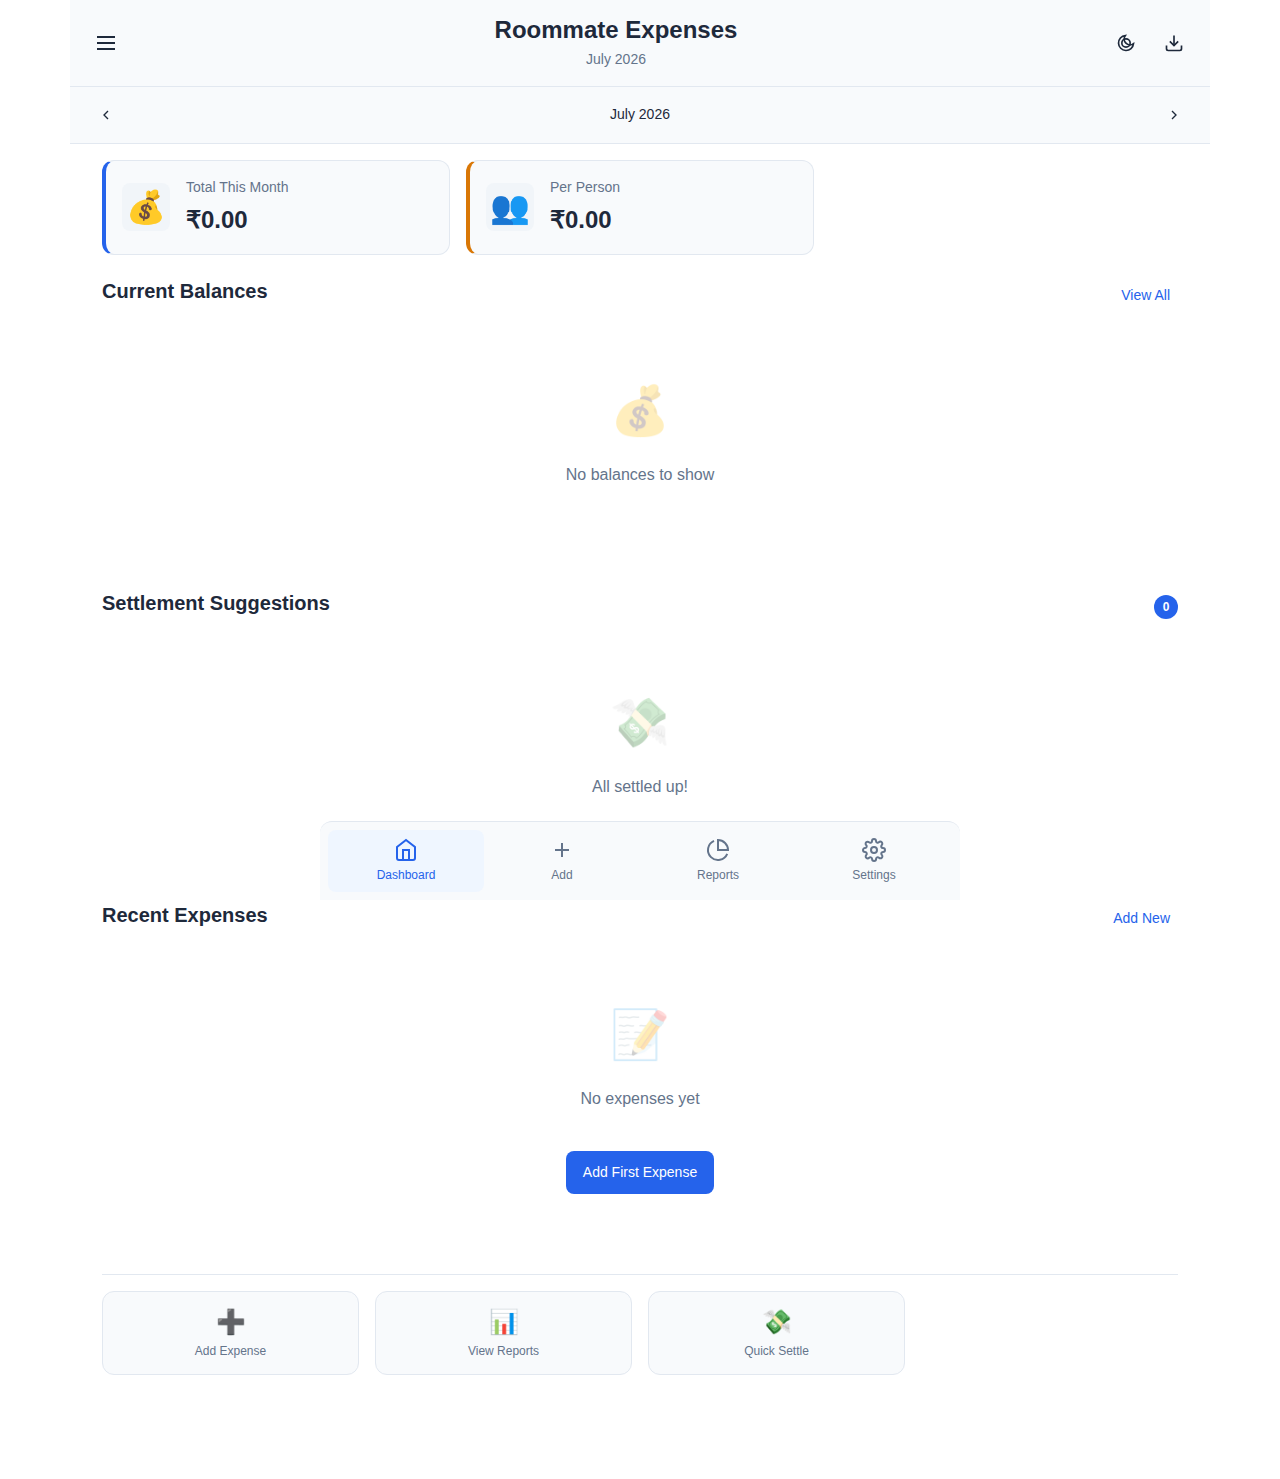
<file: index.html>
<!DOCTYPE html>
<html lang="en" data-theme="light">

<head>
    <meta charset="UTF-8">
    <meta name="viewport" content="width=device-width, initial-scale=1.0, maximum-scale=5.0, user-scalable=yes">
    <meta name="apple-mobile-web-app-capable" content="yes">
    <meta name="apple-mobile-web-app-status-bar-style" content="black-translucent">
    <title>Roommate Expenses</title>
    <link rel="stylesheet" href="css/style.css">
    <link rel="stylesheet" href="css/responsive.css">
    <link rel="manifest" href="manifest.json">
    <link rel="icon"
        href="data:image/svg+xml,<svg xmlns=%22http://www.w3.org/2000/svg%22 viewBox=%220 0 100 100%22><text y=%22.9em%22 font-size=%2290%22>💰</text></svg>">
    <style>
        .app-loading {
            position: fixed;
            top: 0;
            left: 0;
            width: 100%;
            height: 100%;
            background: var(--bg-primary);
            display: flex;
            flex-direction: column;
            align-items: center;
            justify-content: center;
            z-index: 9999;
        }

        .loading-spinner {
            width: 40px;
            height: 40px;
            border: 3px solid var(--border-color);
            border-top-color: var(--primary-color);
            border-radius: 50%;
            animation: spin 1s linear infinite;
        }

        @keyframes spin {
            to {
                transform: rotate(360deg);
            }
        }
    </style>
</head>

<body>
    <div class="app-loading" id="appLoading">
        <div class="loading-spinner"></div>
        <p style="margin-top: 1rem; color: var(--text-secondary);">Loading...</p>
    </div>

    <div class="app-container" id="appContainer" style="display: none;">
        <!-- Header -->
        <header class="app-header">
            <div class="header-main">
                <button class="icon-btn menu-toggle" aria-label="Menu" id="menuToggle">
                    <svg width="24" height="24" viewBox="0 0 24 24" fill="none" stroke="currentColor" stroke-width="2">
                        <path d="M3 12h18M3 6h18M3 18h18" />
                    </svg>
                </button>
                <div class="header-title">
                    <h1>Roommate Expenses</h1>
                    <div class="current-month" id="currentMonthDisplay">Loading...</div>
                </div>
                <div class="header-actions">
                    <button class="icon-btn theme-toggle" aria-label="Toggle theme" id="themeToggle">
                        <svg class="theme-icon" width="20" height="20" viewBox="0 0 24 24" fill="none"
                            stroke="currentColor" stroke-width="2">
                            <path class="moon" d="M21 12.79A9 9 0 1 1 11.21 3 7 7 0 0 0 21 12.79z" />
                            <circle class="sun" cx="12" cy="12" r="5" />
                        </svg>
                    </button>
                    <button class="icon-btn" aria-label="Export data" id="exportBtn">
                        <svg width="20" height="20" viewBox="0 0 24 24" fill="none" stroke="currentColor"
                            stroke-width="2">
                            <path d="M21 15v4a2 2 0 0 1-2 2H5a2 2 0 0 1-2-2v-4" />
                            <polyline points="7 10 12 15 17 10" />
                            <line x1="12" y1="15" x2="12" y2="3" />
                        </svg>
                    </button>
                </div>
            </div>

            <div class="month-navigation">
                <button class="nav-btn" id="prevMonthBtn">
                    <svg width="16" height="16" viewBox="0 0 24 24" fill="none" stroke="currentColor" stroke-width="2">
                        <polyline points="15 18 9 12 15 6" />
                    </svg>
                </button>
                <div class="month-display">
                    <span id="currentMonthName">Loading...</span>
                </div>
                <button class="nav-btn" id="nextMonthBtn">
                    <svg width="16" height="16" viewBox="0 0 24 24" fill="none" stroke="currentColor" stroke-width="2">
                        <polyline points="9 18 15 12 9 6" />
                    </svg>
                </button>
            </div>
        </header>

        <!-- Main Content -->
        <main class="main-content">
            <!-- Stats Cards -->
            <section class="stats-grid">
                <div class="stat-card primary">
                    <div class="stat-icon">💰</div>
                    <div class="stat-info">
                        <div class="stat-label">Total This Month</div>
                        <div class="stat-value">₹<span id="totalExpense">0.00</span></div>
                    </div>
                </div>
                <div class="stat-card secondary">
                    <div class="stat-icon">👥</div>
                    <div class="stat-info">
                        <div class="stat-label">Per Person</div>
                        <div class="stat-value">₹<span id="averageExpense">0.00</span></div>
                    </div>
                </div>
            </section>

            <!-- Balances -->
            <section class="section">
                <div class="section-header">
                    <h2>Current Balances</h2>
                    <button class="text-btn" id="viewDetailedBalances">View All</button>
                </div>
                <div class="balances-container" id="balancesContainer">
                    <div class="empty-state">
                        <div class="empty-state-icon">💰</div>
                        <div class="empty-state-message">No balances to show</div>
                    </div>
                </div>
            </section>

            <!-- Settlement Suggestions -->
            <section class="section">
                <div class="section-header">
                    <h2>Settlement Suggestions</h2>
                    <span class="badge" id="settlementCount">0</span>
                </div>
                <div class="settlements-list" id="settlementsList">
                    <div class="empty-state">
                        <div class="empty-state-icon">💸</div>
                        <div class="empty-state-message">All settled up!</div>
                    </div>
                </div>
            </section>

            <!-- Recent Expenses -->
            <section class="section">
                <div class="section-header">
                    <h2>Recent Expenses</h2>
                    <a href="add-expense.html" class="text-btn">Add New</a>
                </div>
                <div class="expenses-list" id="recentExpenses">
                    <div class="empty-state">
                        <div class="empty-state-icon">📝</div>
                        <div class="empty-state-message">No expenses yet</div>
                        <a href="add-expense.html" class="btn primary-btn mt-3">Add First Expense</a>
                    </div>
                </div>
            </section>

            <!-- Quick Actions -->
            <section class="quick-actions">
                <button class="action-btn" onclick="location.href='add-expense.html'">
                    <span class="action-icon">➕</span>
                    <span class="action-label">Add Expense</span>
                </button>
                <button class="action-btn" onclick="location.href='summary.html'">
                    <span class="action-icon">📊</span>
                    <span class="action-label">View Reports</span>
                </button>
                <button class="action-btn" id="quickSettle">
                    <span class="action-icon">💸</span>
                    <span class="action-label">Quick Settle</span>
                </button>
            </section>
        </main>

        <!-- Bottom Navigation -->
        <nav class="bottom-nav">
            <a href="index.html" class="nav-item active">
                <svg class="nav-icon" width="24" height="24" viewBox="0 0 24 24" fill="none" stroke="currentColor"
                    stroke-width="2">
                    <path d="M3 9l9-7 9 7v11a2 2 0 0 1-2 2H5a2 2 0 0 1-2-2z" />
                    <polyline points="9 22 9 12 15 12 15 22" />
                </svg>
                <span class="nav-label">Dashboard</span>
            </a>
            <a href="add-expense.html" class="nav-item">
                <svg class="nav-icon" width="24" height="24" viewBox="0 0 24 24" fill="none" stroke="currentColor"
                    stroke-width="2">
                    <line x1="12" y1="5" x2="12" y2="19" />
                    <line x1="5" y1="12" x2="19" y2="12" />
                </svg>
                <span class="nav-label">Add</span>
            </a>
            <a href="summary.html" class="nav-item">
                <svg class="nav-icon" width="24" height="24" viewBox="0 0 24 24" fill="none" stroke="currentColor"
                    stroke-width="2">
                    <path d="M21.21 15.89A10 10 0 1 1 8 2.83" />
                    <path d="M22 12A10 10 0 0 0 12 2v10z" />
                </svg>
                <span class="nav-label">Reports</span>
            </a>
            <a href="settings.html" class="nav-item">
                <svg class="nav-icon" width="24" height="24" viewBox="0 0 24 24" fill="none" stroke="currentColor"
                    stroke-width="2">
                    <circle cx="12" cy="12" r="3" />
                    <path
                        d="M19.4 15a1.65 1.65 0 0 0 .33 1.82l.06.06a2 2 0 0 1 0 2.83 2 2 0 0 1-2.83 0l-.06-.06a1.65 1.65 0 0 0-1.82-.33 1.65 1.65 0 0 0-1 1.51V21a2 2 0 0 1-2 2 2 2 0 0 1-2-2v-.09A1.65 1.65 0 0 0 9 19.4a1.65 1.65 0 0 0-1.82.33l-.06.06a2 2 0 0 1-2.83 0 2 2 0 0 1 0-2.83l.06-.06a1.65 1.65 0 0 0 .33-1.82 1.65 1.65 0 0 0-1.51-1H3a2 2 0 0 1-2-2 2 2 0 0 1 2-2h.09A1.65 1.65 0 0 0 4.6 9a1.65 1.65 0 0 0-.33-1.82l-.06-.06a2 2 0 0 1 0-2.83 2 2 0 0 1 2.83 0l.06.06a1.65 1.65 0 0 0 1.82.33H9a1.65 1.65 0 0 0 1-1.51V3a2 2 0 0 1 2-2 2 2 0 0 1 2 2v.09a1.65 1.65 0 0 0 1 1.51 1.65 1.65 0 0 0 1.82-.33l.06-.06a2 2 0 0 1 2.83 0 2 2 0 0 1 0 2.83l-.06.06a1.65 1.65 0 0 0-.33 1.82V9a1.65 1.65 0 0 0 1.51 1H21a2 2 0 0 1 2 2 2 2 0 0 1-2 2h-.09a1.65 1.65 0 0 0-1.51 1z" />
                </svg>
                <span class="nav-label">Settings</span>
            </a>
        </nav>

        <!-- Side Menu -->
        <div class="side-menu-overlay" id="sideMenuOverlay"></div>
        <aside class="side-menu" id="sideMenu">
            <div class="menu-header">
                <h3>Menu</h3>
                <button class="icon-btn close-menu" id="closeMenuBtn">
                    <svg width="24" height="24" viewBox="0 0 24 24" fill="none" stroke="currentColor" stroke-width="2">
                        <line x1="18" y1="6" x2="6" y2="18" />
                        <line x1="6" y1="6" x2="18" y2="18" />
                    </svg>
                </button>
            </div>
            <div class="menu-content">
                <a href="manage-members.html" class="menu-item">
                    <svg class="menu-icon" width="20" height="20" viewBox="0 0 24 24" fill="none" stroke="currentColor"
                        stroke-width="2">
                        <path d="M17 21v-2a4 4 0 0 0-4-4H5a4 4 0 0 0-4 4v2" />
                        <circle cx="9" cy="7" r="4" />
                        <path d="M23 21v-2a4 4 0 0 0-3-3.87" />
                        <path d="M16 3.13a4 4 0 0 1 0 7.75" />
                    </svg>
                    <span>Manage Roommates</span>
                </a>
                <a href="manage-presence.html" class="menu-item">
                    <svg class="menu-icon" width="20" height="20" viewBox="0 0 24 24" fill="none" stroke="currentColor"
                        stroke-width="2">
                        <rect x="3" y="4" width="18" height="18" rx="2" ry="2" />
                        <line x1="16" y1="2" x2="16" y2="6" />
                        <line x1="8" y1="2" x2="8" y2="6" />
                        <line x1="3" y1="10" x2="21" y2="10" />
                    </svg>
                    <span>Manage Presence</span>
                </a>
                <a href="settings.html#pin" class="menu-item">
                    <svg class="menu-icon" width="20" height="20" viewBox="0 0 24 24" fill="none" stroke="currentColor"
                        stroke-width="2">
                        <rect x="3" y="11" width="18" height="11" rx="2" ry="2" />
                        <path d="M7 11V7a5 5 0 0 1 10 0v4" />
                    </svg>
                    <span>PIN Lock</span>
                </a>
                <button class="menu-item" id="exportDataBtn">
                    <svg class="menu-icon" width="20" height="20" viewBox="0 0 24 24" fill="none" stroke="currentColor"
                        stroke-width="2">
                        <path d="M21 15v4a2 2 0 0 1-2 2H5a2 2 0 0 1-2-2v-4" />
                        <polyline points="7 10 12 15 17 10" />
                        <line x1="12" y1="15" x2="12" y2="3" />
                    </svg>
                    <span>Export Data</span>
                </button>
                <button class="menu-item" id="importDataBtn">
                    <svg class="menu-icon" width="20" height="20" viewBox="0 0 24 24" fill="none" stroke="currentColor"
                        stroke-width="2">
                        <path d="M21 15v4a2 2 0 0 1-2 2H5a2 2 0 0 1-2-2v-4" />
                        <polyline points="17 8 12 3 7 8" />
                        <line x1="12" y1="3" x2="12" y2="15" />
                    </svg>
                    <span>Import Data</span>
                </button>
                <button class="menu-item" id="clearDataBtn">
                    <svg class="menu-icon" width="20" height="20" viewBox="0 0 24 24" fill="none" stroke="currentColor"
                        stroke-width="2">
                        <polyline points="3 6 5 6 21 6" />
                        <path d="M19 6v14a2 2 0 0 1-2 2H7a2 2 0 0 1-2-2V6m3 0V4a2 2 0 0 1 2-2h4a2 2 0 0 1 2 2v2" />
                        <line x1="10" y1="11" x2="10" y2="17" />
                        <line x1="14" y1="11" x2="14" y2="17" />
                    </svg>
                    <span>Clear All Data</span>
                </button>
                <div class="menu-footer">
                    <div class="app-version">v1.0.0</div>
                </div>
            </div>
        </aside>

        <!-- Toast Container -->
        <div class="toast-container" id="toastContainer"></div>

        <!-- Modals -->
        <div class="modal-overlay" id="modalOverlay" style="display: none;"></div>

        <div class="modal" id="exportModal" style="display: none;">
            <div class="modal-header">
                <h3>Export Data</h3>
                <button class="icon-btn close-modal" data-modal="exportModal">
                    <svg width="20" height="20" viewBox="0 0 24 24" fill="none" stroke="currentColor" stroke-width="2">
                        <line x1="18" y1="6" x2="6" y2="18" />
                        <line x1="6" y1="6" x2="18" y2="18" />
                    </svg>
                </button>
            </div>
            <div class="modal-body">
                <textarea id="exportDataText" readonly rows="10" class="textarea"></textarea>
                <button class="btn primary-btn full-width" id="copyExportBtn">Copy to Clipboard</button>
                <button class="btn secondary-btn full-width mt-2" id="downloadExportBtn">Download as File</button>
            </div>
        </div>

        <div class="modal" id="importModal" style="display: none;">
            <div class="modal-header">
                <h3>Import Data</h3>
                <button class="icon-btn close-modal" data-modal="importModal">
                    <svg width="20" height="20" viewBox="0 0 24 24" fill="none" stroke="currentColor" stroke-width="2">
                        <line x1="18" y1="6" x2="6" y2="18" />
                        <line x1="6" y1="6" x2="18" y2="18" />
                    </svg>
                </button>
            </div>
            <div class="modal-body">
                <textarea id="importDataText" rows="10" class="textarea"
                    placeholder="Paste your export data here..."></textarea>
                <div class="modal-actions">
                    <button class="btn secondary-btn" data-modal="importModal">Cancel</button>
                    <button class="btn primary-btn" id="confirmImportBtn">Import Data</button>
                </div>
            </div>
        </div>

        <div class="modal" id="clearDataModal" style="display: none;">
            <div class="modal-header">
                <h3>Clear All Data</h3>
                <button class="icon-btn close-modal" data-modal="clearDataModal">
                    <svg width="20" height="20" viewBox="0 0 24 24" fill="none" stroke="currentColor" stroke-width="2">
                        <line x1="18" y1="6" x2="6" y2="18" />
                        <line x1="6" y1="6" x2="18" y2="18" />
                    </svg>
                </button>
            </div>
            <div class="modal-body">
                <div class="warning-message">
                    <svg width="24" height="24" viewBox="0 0 24 24" fill="none" stroke="currentColor" stroke-width="2">
                        <path
                            d="M10.29 3.86L1.82 18a2 2 0 0 0 1.71 3h16.94a2 2 0 0 0 1.71-3L13.71 3.86a2 2 0 0 0-3.42 0z" />
                        <line x1="12" y1="9" x2="12" y2="13" />
                        <line x1="12" y1="17" x2="12.01" y2="17" />
                    </svg>
                    <p>This will delete ALL data including expenses, members, and settings. This action cannot be
                        undone.</p>
                </div>
                <div class="modal-actions">
                    <button class="btn secondary-btn" data-modal="clearDataModal">Cancel</button>
                    <button class="btn danger-btn" id="confirmClearBtn">Clear All Data</button>
                </div>
            </div>
        </div>
    </div>

    <!-- JavaScript -->
    <script src="js/storage.js"></script>
    <script src="js/members.js"></script>
    <script src="js/presence.js"></script>
    <script src="js/expense.js"></script>
    <script src="js/calculate.js"></script>
    <script src="js/settlement.js"></script>
    <script src="js/charts.js"></script>
    <script src="js/ui.js"></script>
    <script src="js/app.js"></script>

    <script>
        // Initialize app when DOM is loaded
        document.addEventListener('DOMContentLoaded', function () {
            // Hide loading screen and show app
            setTimeout(function () {
                const appLoading = document.getElementById('appLoading');
                const appContainer = document.getElementById('appContainer');

                if (appLoading) appLoading.style.display = 'none';
                if (appContainer) appContainer.style.display = 'block';

                // Initialize the app
                if (typeof initApp === 'function') {
                    initApp();
                }
            }, 300);
        });

        // Handle service worker
        if ('serviceWorker' in navigator) {
            window.addEventListener('load', function () {
                navigator.serviceWorker.register('service-worker.js')
                    .then(function (registration) {
                        console.log('ServiceWorker registration successful');
                    })
                    .catch(function (err) {
                        console.log('ServiceWorker registration failed: ', err);
                    });
            });
        }

        // Initialize application
        function initApp() {
            // Setup event listeners
            setupEventListeners();

            // Load initial data
            loadDashboardData();

            // Setup month navigation
            setupMonthNavigation();
        }

        function setupEventListeners() {
            // Menu toggle
            const menuToggle = document.getElementById('menuToggle');
            const sideMenu = document.getElementById('sideMenu');
            const sideMenuOverlay = document.getElementById('sideMenuOverlay');
            const closeMenuBtn = document.getElementById('closeMenuBtn');

            if (menuToggle && sideMenu) {
                menuToggle.addEventListener('click', () => {
                    sideMenu.classList.add('active');
                    sideMenuOverlay.classList.add('active');
                });

                closeMenuBtn.addEventListener('click', () => {
                    sideMenu.classList.remove('active');
                    sideMenuOverlay.classList.remove('active');
                });

                sideMenuOverlay.addEventListener('click', () => {
                    sideMenu.classList.remove('active');
                    sideMenuOverlay.classList.remove('active');
                });
            }

            // Theme toggle
            const themeToggle = document.getElementById('themeToggle');
            if (themeToggle) {
                themeToggle.addEventListener('click', toggleTheme);
            }

            // Export buttons
            const exportBtn = document.getElementById('exportBtn');
            const exportDataBtn = document.getElementById('exportDataBtn');
            if (exportBtn) exportBtn.addEventListener('click', showExportModal);
            if (exportDataBtn) exportDataBtn.addEventListener('click', showExportModal);

            // Import button
            const importDataBtn = document.getElementById('importDataBtn');
            if (importDataBtn) importDataBtn.addEventListener('click', showImportModal);

            // Clear data button
            const clearDataBtn = document.getElementById('clearDataBtn');
            if (clearDataBtn) clearDataBtn.addEventListener('click', showClearDataModal);

            // Modal close buttons
            document.querySelectorAll('.close-modal').forEach(btn => {
                btn.addEventListener('click', function () {
                    const modalId = this.getAttribute('data-modal');
                    closeModal(modalId);
                });
            });

            // Modal overlay
            const modalOverlay = document.getElementById('modalOverlay');
            if (modalOverlay) {
                modalOverlay.addEventListener('click', function () {
                    closeAllModals();
                });
            }

            // Quick settle
            const quickSettle = document.getElementById('quickSettle');
            if (quickSettle) {
                quickSettle.addEventListener('click', function () {
                    alert('Quick settle feature would process all pending settlements.');
                });
            }
        }

        function setupMonthNavigation() {
            const prevBtn = document.getElementById('prevMonthBtn');
            const nextBtn = document.getElementById('nextMonthBtn');

            if (prevBtn) {
                prevBtn.addEventListener('click', navigateMonth.bind(null, -1));
            }

            if (nextBtn) {
                nextBtn.addEventListener('click', navigateMonth.bind(null, 1));
            }
        }

        function navigateMonth(direction) {
            // This would update the current month and reload data
            console.log('Navigate month:', direction);
            // In a real app, this would update the current month and reload dashboard
            loadDashboardData();
        }

        function loadDashboardData() {
            // Update month display
            updateMonthDisplay();

            // Load data from storage
            const storage = window.storage;
            if (!storage) return;

            const members = storage.getMembers();
            const expenses = storage.getExpenses();
            const currentMonth = getCurrentMonthKey();
            const monthExpenses = expenses[currentMonth] || [];

            // Update stats
            updateStats(monthExpenses, members);

            // Update balances
            updateBalances(monthExpenses, members);

            // Update settlements
            updateSettlements(monthExpenses, members);

            // Update recent expenses
            updateRecentExpenses(monthExpenses);
        }

        function getCurrentMonthKey() {
            const now = new Date();
            return `${now.getFullYear()}-${String(now.getMonth() + 1).padStart(2, '0')}`;
        }

        function updateMonthDisplay() {
            const now = new Date();
            const monthNames = [
                'January', 'February', 'March', 'April', 'May', 'June',
                'July', 'August', 'September', 'October', 'November', 'December'
            ];
            const monthName = monthNames[now.getMonth()];
            const year = now.getFullYear();

            const monthDisplay = document.getElementById('currentMonthDisplay');
            const monthNameElement = document.getElementById('currentMonthName');

            if (monthDisplay) monthDisplay.textContent = `${monthName} ${year}`;
            if (monthNameElement) monthNameElement.textContent = `${monthName} ${year}`;
        }

        function updateStats(expenses, members) {
            const totalElement = document.getElementById('totalExpense');
            const averageElement = document.getElementById('averageExpense');

            if (!totalElement || !averageElement) return;

            const total = expenses.reduce((sum, expense) => sum + (expense.amount || 0), 0);
            const average = members.length > 0 ? total / members.length : 0;

            totalElement.textContent = total.toFixed(2);
            averageElement.textContent = average.toFixed(2);
        }

        function updateBalances(expenses, members) {
            const container = document.getElementById('balancesContainer');
            if (!container) return;

            if (expenses.length === 0 || members.length === 0) {
                container.innerHTML = `
                    <div class="empty-state">
                        <div class="empty-state-icon">💰</div>
                        <div class="empty-state-message">No balances to show</div>
                    </div>
                `;
                return;
            }

            // Calculate balances
            const balances = calculateBalances(expenses, members);

            // Display balances
            let html = '';
            members.forEach(member => {
                const balance = balances[member.id] || 0;
                const isPositive = balance >= 0;
                const amountClass = isPositive ? 'positive' : 'negative';
                const amountText = isPositive ?
                    `+₹${Math.abs(balance).toFixed(2)}` :
                    `-₹${Math.abs(balance).toFixed(2)}`;

                html += `
                    <div class="balance-card ${isPositive ? 'positive' : 'negative'}">
                        <div class="member-avatar" style="background-color: ${member.color || '#3B82F6'}">
                            ${member.avatar || member.name.charAt(0)}
                        </div>
                        <div class="balance-info">
                            <div class="member-name">${member.name}</div>
                            <div class="balance-amount ${amountClass}">${amountText}</div>
                        </div>
                        <div class="balance-status ${isPositive ? 'present' : 'absent'}">
                            ${isPositive ? 'Will Receive' : 'Owes'}
                        </div>
                    </div>
                `;
            });

            container.innerHTML = html;
        }

        function calculateBalances(expenses, members) {
            const balances = {};

            // Initialize balances
            members.forEach(member => {
                balances[member.id] = 0;
            });

            // Calculate balances from expenses
            expenses.forEach(expense => {
                const paidBy = expense.paidBy;
                const amount = expense.amount || 0;

                // Add to payer's balance
                balances[paidBy] = (balances[paidBy] || 0) + amount;

                // Subtract from participants
                const participants = expense.splitBetween || [];
                const participantCount = participants.length;

                if (participantCount > 0) {
                    let splitAmount = 0;

                    if (expense.splitType === 'equal') {
                        splitAmount = amount / participantCount;
                    } else if (expense.splitDetails) {
                        // Use pre-calculated split details
                        participants.forEach(participantId => {
                            const participantShare = expense.splitDetails[participantId] || 0;
                            balances[participantId] = (balances[participantId] || 0) - participantShare;
                        });
                        return; // Skip the default calculation below
                    }

                    // Default equal split calculation
                    participants.forEach(participantId => {
                        if (participantId !== paidBy) {
                            balances[participantId] = (balances[participantId] || 0) - splitAmount;
                        }
                    });
                }
            });

            return balances;
        }

        function updateSettlements(expenses, members) {
            const container = document.getElementById('settlementsList');
            const countElement = document.getElementById('settlementCount');

            if (!container) return;

            if (expenses.length === 0 || members.length === 0) {
                container.innerHTML = `
                    <div class="empty-state">
                        <div class="empty-state-icon">💸</div>
                        <div class="empty-state-message">All settled up!</div>
                    </div>
                `;
                if (countElement) countElement.textContent = '0';
                return;
            }

            // Calculate settlements
            const balances = calculateBalances(expenses, members);
            const settlements = calculateSettlements(balances, members);

            if (settlements.length === 0) {
                container.innerHTML = `
                    <div class="empty-state">
                        <div class="empty-state-icon">✅</div>
                        <div class="empty-state-message">All balances are settled!</div>
                    </div>
                `;
                if (countElement) countElement.textContent = '0';
                return;
            }

            // Display settlements
            let html = '';
            settlements.forEach(settlement => {
                html += `
                    <div class="settlement-item">
                        <div class="settlement-info">
                            <div class="member-avatar-small" style="background-color: ${settlement.fromColor}">
                                ${settlement.fromAvatar}
                            </div>
                            <span class="settlement-arrow">→</span>
                            <div class="member-avatar-small" style="background-color: ${settlement.toColor}">
                                ${settlement.toAvatar}
                            </div>
                        </div>
                        <div class="settlement-amount">₹${settlement.amount.toFixed(2)}</div>
                    </div>
                `;
            });

            container.innerHTML = html;
            if (countElement) countElement.textContent = settlements.length.toString();
        }

        function calculateSettlements(balances, members) {
            const settlements = [];
            const creditors = [];
            const debtors = [];

            // Separate creditors and debtors
            members.forEach(member => {
                const balance = balances[member.id] || 0;
                if (balance > 0.01) {
                    creditors.push({
                        id: member.id,
                        name: member.name,
                        avatar: member.avatar || member.name.charAt(0),
                        color: member.color || '#3B82F6',
                        amount: balance
                    });
                } else if (balance < -0.01) {
                    debtors.push({
                        id: member.id,
                        name: member.name,
                        avatar: member.avatar || member.name.charAt(0),
                        color: member.color || '#3B82F6',
                        amount: -balance
                    });
                }
            });

            // Sort by amount (largest first)
            creditors.sort((a, b) => b.amount - a.amount);
            debtors.sort((a, b) => b.amount - a.amount);

            // Calculate settlements
            let i = 0, j = 0;
            while (i < creditors.length && j < debtors.length) {
                const creditor = creditors[i];
                const debtor = debtors[j];

                const settleAmount = Math.min(creditor.amount, debtor.amount);

                if (settleAmount > 0.01) {
                    settlements.push({
                        from: debtor.name,
                        fromAvatar: debtor.avatar,
                        fromColor: debtor.color,
                        to: creditor.name,
                        toAvatar: creditor.avatar,
                        toColor: creditor.color,
                        amount: settleAmount
                    });

                    creditor.amount -= settleAmount;
                    debtor.amount -= settleAmount;
                }

                if (creditor.amount < 0.01) i++;
                if (debtor.amount < 0.01) j++;
            }

            return settlements;
        }

        function updateRecentExpenses(expenses) {
            const container = document.getElementById('recentExpenses');
            if (!container) return;

            if (expenses.length === 0) {
                container.innerHTML = `
                    <div class="empty-state">
                        <div class="empty-state-icon">📝</div>
                        <div class="empty-state-message">No expenses yet</div>
                        <a href="add-expense.html" class="btn primary-btn mt-3">Add First Expense</a>
                    </div>
                `;
                return;
            }

            // Get recent expenses (last 5)
            const recent = expenses
                .sort((a, b) => new Date(b.date || b.createdAt) - new Date(a.date || a.createdAt))
                .slice(0, 5);

            // Get members for display
            const storage = window.storage;
            const members = storage ? storage.getMembers() : [];

            let html = '';
            recent.forEach(expense => {
                const payer = members.find(m => m.id === expense.paidBy);
                const payerName = payer ? payer.name : 'Unknown';
                const date = new Date(expense.date || expense.createdAt);
                const formattedDate = date.toLocaleDateString('en-IN', {
                    day: 'numeric',
                    month: 'short'
                });
                const categoryIcon = getCategoryIcon(expense.category);

                html += `
                    <div class="expense-item">
                        <div class="expense-icon">
                            ${categoryIcon}
                        </div>
                        <div class="expense-details">
                            <div class="expense-title">${expense.title || 'Untitled'}</div>
                            <div class="expense-meta">
                                <span>Paid by ${payerName}</span>
                                <span>•</span>
                                <span>${formattedDate}</span>
                            </div>
                        </div>
                        <div class="expense-amount">₹${(expense.amount || 0).toFixed(2)}</div>
                    </div>
                `;
            });

            container.innerHTML = html;
        }

        function getCategoryIcon(category) {
            const icons = {
                'Food': '🍕',
                'Rent': '🏠',
                'Bill': '📱',
                'Gas': '🔥',
                'Drinking Water': '💧',
                'Travel': '🚗',
                'Other': '📦',
                'Settlement': '💸'
            };
            return icons[category] || '💰';
        }

        function toggleTheme() {
            const currentTheme = document.documentElement.getAttribute('data-theme');
            const newTheme = currentTheme === 'dark' ? 'light' : 'dark';
            document.documentElement.setAttribute('data-theme', newTheme);

            // Save preference
            const storage = window.storage;
            if (storage) {
                const settings = storage.getSettings() || {};
                storage.saveSettings({ ...settings, theme: newTheme });
            }
        }

        function showExportModal() {
            const storage = window.storage;
            if (!storage) return;

            const exportData = storage.exportData('json');
            const exportText = document.getElementById('exportDataText');
            if (exportText) {
                exportText.value = exportData;
            }

            openModal('exportModal');

            // Setup copy button
            const copyBtn = document.getElementById('copyExportBtn');
            if (copyBtn) {
                copyBtn.onclick = function () {
                    exportText.select();
                    document.execCommand('copy');
                    showToast('Copied to clipboard!', 'success');
                };
            }

            // Setup download button
            const downloadBtn = document.getElementById('downloadExportBtn');
            if (downloadBtn) {
                downloadBtn.onclick = function () {
                    const blob = new Blob([exportData], { type: 'application/json' });
                    const url = URL.createObjectURL(blob);
                    const a = document.createElement('a');
                    a.href = url;
                    a.download = `roommate-expenses-${new Date().toISOString().split('T')[0]}.json`;
                    document.body.appendChild(a);
                    a.click();
                    document.body.removeChild(a);
                    URL.revokeObjectURL(url);
                    showToast('Download started!', 'success');
                };
            }
        }

        function showImportModal() {
            openModal('importModal');

            // Setup import button
            const importBtn = document.getElementById('confirmImportBtn');
            if (importBtn) {
                importBtn.onclick = function () {
                    const importText = document.getElementById('importDataText');
                    if (!importText || !importText.value.trim()) {
                        showToast('Please paste export data', 'error');
                        return;
                    }

                    try {
                        const storage = window.storage;
                        if (storage) {
                            storage.importData(importText.value, 'json');
                            showToast('Data imported successfully!', 'success');
                            closeModal('importModal');
                            loadDashboardData();
                        }
                    } catch (error) {
                        showToast('Import failed: ' + error.message, 'error');
                    }
                };
            }
        }

        function showClearDataModal() {
            openModal('clearDataModal');

            // Setup clear button
            const clearBtn = document.getElementById('confirmClearBtn');
            if (clearBtn) {
                clearBtn.onclick = function () {
                    const storage = window.storage;
                    if (storage) {
                        storage.clearAllData();
                        showToast('All data cleared', 'success');
                        closeModal('clearDataModal');
                        loadDashboardData();
                    }
                };
            }
        }

        function openModal(modalId) {
            const modal = document.getElementById(modalId);
            const overlay = document.getElementById('modalOverlay');

            if (modal && overlay) {
                modal.style.display = 'block';
                overlay.style.display = 'block';

                // Add active class for animation
                setTimeout(() => {
                    modal.classList.add('active');
                    overlay.classList.add('active');
                }, 10);
            }
        }

        function closeModal(modalId) {
            const modal = document.getElementById(modalId);
            const overlay = document.getElementById('modalOverlay');

            if (modal) {
                modal.classList.remove('active');
                setTimeout(() => {
                    modal.style.display = 'none';
                    // Check if any other modals are open
                    const anyModalOpen = Array.from(document.querySelectorAll('.modal'))
                        .some(m => m.style.display === 'block');
                    if (!anyModalOpen && overlay) {
                        overlay.style.display = 'none';
                        overlay.classList.remove('active');
                    }
                }, 300);
            }
        }

        function closeAllModals() {
            document.querySelectorAll('.modal').forEach(modal => {
                modal.classList.remove('active');
                setTimeout(() => {
                    modal.style.display = 'none';
                }, 300);
            });

            const overlay = document.getElementById('modalOverlay');
            if (overlay) {
                overlay.style.display = 'none';
                overlay.classList.remove('active');
            }
        }

        function showToast(message, type = 'info') {
            const container = document.getElementById('toastContainer');
            if (!container) return;

            const toast = document.createElement('div');
            toast.className = `toast ${type}`;
            toast.innerHTML = `
                <div class="toast-content">
                    <div class="toast-message">${message}</div>
                </div>
                <button class="toast-close">
                    <svg width="16" height="16" viewBox="0 0 24 24" fill="none" stroke="currentColor" stroke-width="2">
                        <line x1="18" y1="6" x2="6" y2="18"/>
                        <line x1="6" y1="6" x2="18" y2="18"/>
                    </svg>
                </button>
            `;

            container.appendChild(toast);

            // Remove after 3 seconds
            setTimeout(() => {
                toast.style.animation = 'toastSlideOut 0.3s ease';
                setTimeout(() => {
                    if (toast.parentNode === container) {
                        container.removeChild(toast);
                    }
                }, 300);
            }, 3000);

            // Close button
            const closeBtn = toast.querySelector('.toast-close');
            if (closeBtn) {
                closeBtn.addEventListener('click', () => {
                    toast.style.animation = 'toastSlideOut 0.3s ease';
                    setTimeout(() => {
                        if (toast.parentNode === container) {
                            container.removeChild(toast);
                        }
                    }, 300);
                });
            }

            // Add animation style if not present
            if (!document.getElementById('toastAnimationStyle')) {
                const style = document.createElement('style');
                style.id = 'toastAnimationStyle';
                style.textContent = `
                    @keyframes toastSlideOut {
                        from { transform: translateX(0); opacity: 1; }
                        to { transform: translateX(100%); opacity: 0; }
                    }
                `;
                document.head.appendChild(style);
            }
        }
    </script>
</body>

</html>
</file>
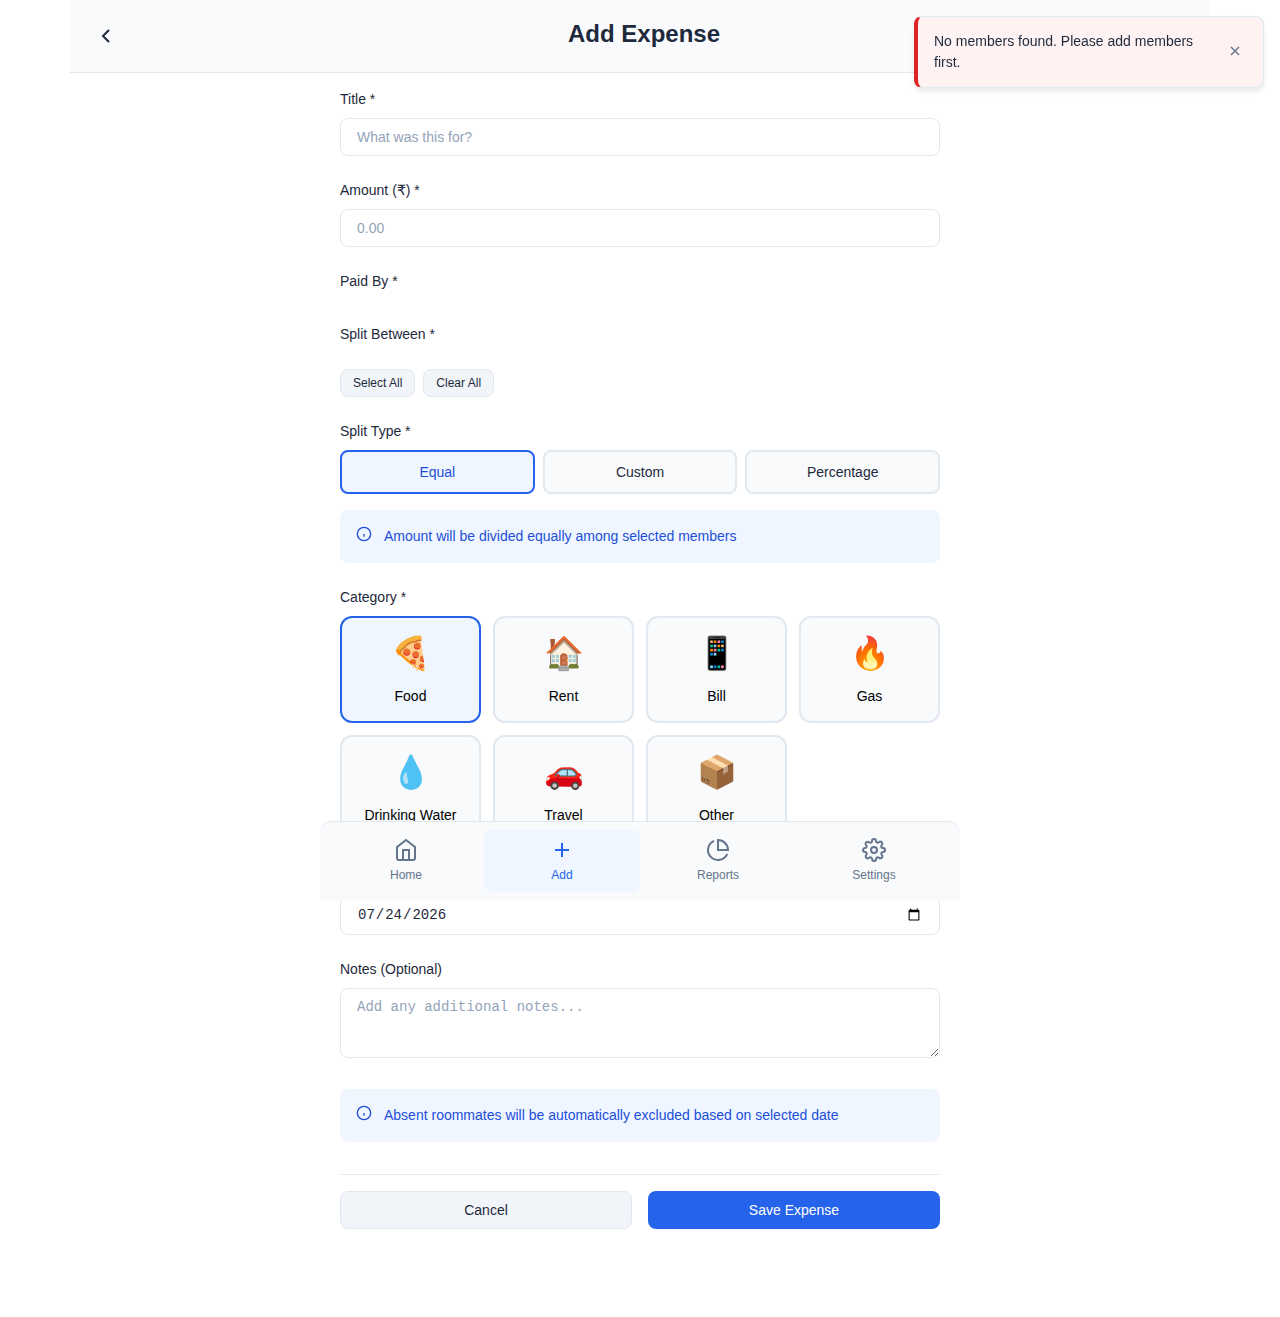
<file: add-expense.html>
<!DOCTYPE html>
<html lang="en" data-theme="light">

<head>
    <meta charset="UTF-8">
    <meta name="viewport" content="width=device-width, initial-scale=1.0, maximum-scale=5.0, user-scalable=yes">
    <meta name="apple-mobile-web-app-capable" content="yes">
    <meta name="apple-mobile-web-app-status-bar-style" content="black-translucent">
    <title>Add Expense - Roommate Expenses</title>
    <link rel="stylesheet" href="css/style.css">
    <link rel="stylesheet" href="css/responsive.css">
    <link rel="manifest" href="manifest.json">
    <link rel="icon"
        href="data:image/svg+xml,<svg xmlns=%22http://www.w3.org/2000/svg%22 viewBox=%220 0 100 100%22><text y=%22.9em%22 font-size=%2290%22>💰</text></svg>">
    <style>
        .split-type-content {
            display: none;
        }

        .split-type-content.active {
            display: block;
        }

        .member-avatar-small {
            width: 2rem;
            height: 2rem;
            border-radius: 50%;
            display: flex;
            align-items: center;
            justify-content: center;
            font-weight: 600;
            color: white;
            font-size: 0.875rem;
        }

        .category-option {
            display: flex;
            flex-direction: column;
            align-items: center;
            gap: 0.5rem;
            padding: 1rem;
            border-radius: var(--radius-lg);
            border: 2px solid var(--border-color);
            background: var(--bg-secondary);
            cursor: pointer;
            transition: all 0.2s ease;
        }

        .category-option.active {
            border-color: var(--primary-600);
            background: var(--primary-50);
        }

        .category-icon {
            font-size: 2rem;
        }

        .category-name {
            font-size: 0.875rem;
            font-weight: 500;
        }

        .custom-split-input-group {
            display: flex;
            align-items: center;
            gap: 1rem;
            margin-bottom: 0.75rem;
        }

        .custom-split-input-group label {
            flex: 1;
            display: flex;
            align-items: center;
            gap: 0.5rem;
        }

        .custom-split-input-group input {
            width: 120px;
            text-align: right;
        }
    </style>
</head>

<body>
    <div class="app-container">
        <!-- Header -->
        <header class="app-header">
            <div class="header-main">
                <a href="index.html" class="icon-btn back-button">
                    <svg width="24" height="24" viewBox="0 0 24 24" fill="none" stroke="currentColor" stroke-width="2">
                        <polyline points="15 18 9 12 15 6" />
                    </svg>
                </a>
                <div class="header-title">
                    <h1>Add Expense</h1>
                </div>
                <div class="header-actions">
                    <button class="icon-btn" id="saveExpenseBtn">
                        <svg width="20" height="20" viewBox="0 0 24 24" fill="none" stroke="currentColor"
                            stroke-width="2">
                            <path d="M19 21H5a2 2 0 0 1-2-2V5a2 2 0 0 1 2-2h11l5 5v11a2 2 0 0 1-2 2z" />
                            <polyline points="17 21 17 13 7 13 7 21" />
                            <polyline points="7 3 7 8 15 8" />
                        </svg>
                    </button>
                </div>
            </div>
        </header>

        <!-- Main Content -->
        <main class="main-content">
            <form id="expenseForm" class="expense-form">
                <!-- Title -->
                <div class="form-group">
                    <label for="expenseTitle" class="form-label">Title *</label>
                    <input type="text" id="expenseTitle" class="form-control" placeholder="What was this for?" required
                        maxlength="100">
                </div>

                <!-- Amount -->
                <div class="form-group">
                    <label for="expenseAmount" class="form-label">Amount (₹) *</label>
                    <input type="number" id="expenseAmount" class="form-control" min="0.01" step="0.01"
                        placeholder="0.00" required>
                </div>

                <!-- Paid By -->
                <div class="form-group">
                    <label class="form-label">Paid By *</label>
                    <div class="members-grid" id="paidByContainer">
                        <!-- Will be populated by JavaScript -->
                    </div>
                </div>

                <!-- Split Between -->
                <div class="form-group">
                    <label class="form-label">Split Between *</label>
                    <div class="members-list" id="splitBetweenContainer">
                        <!-- Will be populated by JavaScript -->
                    </div>
                    <div class="split-controls">
                        <button type="button" class="btn secondary-btn btn-small" id="selectAllBtn">Select All</button>
                        <button type="button" class="btn secondary-btn btn-small" id="clearAllBtn">Clear All</button>
                    </div>
                </div>

                <!-- Split Type -->
                <div class="form-group">
                    <label class="form-label">Split Type *</label>
                    <div class="split-type-selector">
                        <button type="button" class="split-type-btn active" data-type="equal">
                            Equal
                        </button>
                        <button type="button" class="split-type-btn" data-type="custom">
                            Custom
                        </button>
                        <button type="button" class="split-type-btn" data-type="percentage">
                            Percentage
                        </button>
                    </div>

                    <!-- Equal Split (Default) -->
                    <div id="equalSplitContent" class="split-type-content active">
                        <div class="info-message">
                            <svg width="16" height="16" viewBox="0 0 24 24" fill="none" stroke="currentColor"
                                stroke-width="2">
                                <circle cx="12" cy="12" r="10" />
                                <line x1="12" y1="16" x2="12" y2="12" />
                                <line x1="12" y1="8" x2="12.01" y2="8" />
                            </svg>
                            <span>Amount will be divided equally among selected members</span>
                        </div>
                    </div>

                    <!-- Custom Split -->
                    <div id="customSplitContent" class="split-type-content">
                        <div class="custom-split-inputs" id="customSplitInputs">
                            <!-- Will be populated by JavaScript -->
                        </div>
                        <div class="split-total">
                            Total: ₹<span id="customSplitTotal">0.00</span>
                        </div>
                    </div>

                    <!-- Percentage Split -->
                    <div id="percentageSplitContent" class="split-type-content">
                        <div class="percentage-split-inputs" id="percentageSplitInputs">
                            <!-- Will be populated by JavaScript -->
                        </div>
                        <div class="split-total">
                            Total: <span id="percentageSplitTotal">0</span>%
                        </div>
                    </div>
                </div>

                <!-- Category -->
                <div class="form-group">
                    <label class="form-label">Category *</label>
                    <div class="categories-grid" id="categoriesContainer">
                        <!-- Will be populated by JavaScript -->
                    </div>
                </div>

                <!-- Date -->
                <div class="form-group">
                    <label for="expenseDate" class="form-label">Date *</label>
                    <input type="date" id="expenseDate" class="form-control" required>
                </div>

                <!-- Notes -->
                <div class="form-group">
                    <label for="expenseNotes" class="form-label">Notes (Optional)</label>
                    <textarea id="expenseNotes" class="form-control" rows="3" placeholder="Add any additional notes..."
                        maxlength="500"></textarea>
                </div>

                <!-- Presence Info -->
                <div class="form-group">
                    <div class="info-message">
                        <svg width="16" height="16" viewBox="0 0 24 24" fill="none" stroke="currentColor"
                            stroke-width="2">
                            <circle cx="12" cy="12" r="10" />
                            <line x1="12" y1="16" x2="12" y2="12" />
                            <line x1="12" y1="8" x2="12.01" y2="8" />
                        </svg>
                        <span>Absent roommates will be automatically excluded based on selected date</span>
                    </div>
                </div>

                <!-- Form Actions -->
                <div class="form-actions">
                    <button type="button" class="btn secondary-btn" onclick="window.history.back()">
                        Cancel
                    </button>
                    <button type="submit" class="btn primary-btn" id="submitExpenseBtn">
                        Save Expense
                    </button>
                </div>
            </form>
        </main>

        <!-- Bottom Navigation -->
        <nav class="bottom-nav">
            <a href="index.html" class="nav-item">
                <svg class="nav-icon" width="24" height="24" viewBox="0 0 24 24" fill="none" stroke="currentColor"
                    stroke-width="2">
                    <path d="M3 9l9-7 9 7v11a2 2 0 0 1-2 2H5a2 2 0 0 1-2-2z" />
                    <polyline points="9 22 9 12 15 12 15 22" />
                </svg>
                <span class="nav-label">Home</span>
            </a>
            <a href="add-expense.html" class="nav-item active">
                <svg class="nav-icon" width="24" height="24" viewBox="0 0 24 24" fill="none" stroke="currentColor"
                    stroke-width="2">
                    <line x1="12" y1="5" x2="12" y2="19" />
                    <line x1="5" y1="12" x2="19" y2="12" />
                </svg>
                <span class="nav-label">Add</span>
            </a>
            <a href="summary.html" class="nav-item">
                <svg class="nav-icon" width="24" height="24" viewBox="0 0 24 24" fill="none" stroke="currentColor"
                    stroke-width="2">
                    <path d="M21.21 15.89A10 10 0 1 1 8 2.83" />
                    <path d="M22 12A10 10 0 0 0 12 2v10z" />
                </svg>
                <span class="nav-label">Reports</span>
            </a>
            <a href="settings.html" class="nav-item">
                <svg class="nav-icon" width="24" height="24" viewBox="0 0 24 24" fill="none" stroke="currentColor"
                    stroke-width="2">
                    <circle cx="12" cy="12" r="3" />
                    <path
                        d="M19.4 15a1.65 1.65 0 0 0 .33 1.82l.06.06a2 2 0 0 1 0 2.83 2 2 0 0 1-2.83 0l-.06-.06a1.65 1.65 0 0 0-1.82-.33 1.65 1.65 0 0 0-1 1.51V21a2 2 0 0 1-2 2 2 2 0 0 1-2-2v-.09A1.65 1.65 0 0 0 9 19.4a1.65 1.65 0 0 0-1.82.33l-.06.06a2 2 0 0 1-2.83 0 2 2 0 0 1 0-2.83l.06-.06a1.65 1.65 0 0 0 .33-1.82 1.65 1.65 0 0 0-1.51-1H3a2 2 0 0 1-2-2 2 2 0 0 1 2-2h.09A1.65 1.65 0 0 0 4.6 9a1.65 1.65 0 0 0-.33-1.82l-.06-.06a2 2 0 0 1 0-2.83 2 2 0 0 1 2.83 0l.06.06a1.65 1.65 0 0 0 1.82.33H9a1.65 1.65 0 0 0 1-1.51V3a2 2 0 0 1 2-2 2 2 0 0 1 2 2v.09a1.65 1.65 0 0 0 1 1.51 1.65 1.65 0 0 0 1.82-.33l.06-.06a2 2 0 0 1 2.83 0 2 2 0 0 1 0 2.83l-.06.06a1.65 1.65 0 0 0-.33 1.82V9a1.65 1.65 0 0 0 1.51 1H21a2 2 0 0 1 2 2 2 2 0 0 1-2 2h-.09a1.65 1.65 0 0 0-1.51 1z" />
                </svg>
                <span class="nav-label">Settings</span>
            </a>
        </nav>

        <!-- Toast Container -->
        <div class="toast-container" id="toastContainer"></div>
    </div>

    <script src="js/storage.js"></script>
    <script>
        document.addEventListener('DOMContentLoaded', function () {
            initExpenseForm();
        });

        function initExpenseForm() {
            // Set today's date as default
            const today = new Date().toISOString().split('T')[0];
            document.getElementById('expenseDate').value = today;

            // Load members
            loadMembers();

            // Setup categories
            setupCategories();

            // Setup split type switching
            setupSplitType();

            // Setup form submission
            setupFormSubmission();

            // Setup select all/clear all
            setupMemberSelection();
        }

        function loadMembers() {
            const storage = window.storage;
            if (!storage) {
                showToast('Storage not available', 'error');
                return;
            }

            const members = storage.getMembers();
            if (!members || members.length === 0) {
                showToast('No members found. Please add members first.', 'error');
                setTimeout(() => {
                    window.location.href = 'manage-members.html';
                }, 2000);
                return;
            }

            // Populate "Paid By" options
            const paidByContainer = document.getElementById('paidByContainer');
            if (paidByContainer) {
                paidByContainer.innerHTML = '';
                members.forEach(member => {
                    const button = document.createElement('button');
                    button.type = 'button';
                    button.className = 'member-option';
                    button.dataset.memberId = member.id;
                    button.innerHTML = `
                        <div class="member-avatar-small" style="background-color: ${member.color || '#3B82F6'}">
                            ${member.avatar || member.name.charAt(0)}
                        </div>
                        <span>${member.name}</span>
                    `;

                    // Select first member by default
                    if (members.indexOf(member) === 0) {
                        button.classList.add('active');
                    }

                    button.addEventListener('click', function () {
                        // Remove active class from all buttons
                        paidByContainer.querySelectorAll('.member-option').forEach(btn => {
                            btn.classList.remove('active');
                        });
                        // Add active class to clicked button
                        this.classList.add('active');
                        updateSplitInputs();
                    });

                    paidByContainer.appendChild(button);
                });
            }

            // Populate "Split Between" options
            const splitBetweenContainer = document.getElementById('splitBetweenContainer');
            if (splitBetweenContainer) {
                splitBetweenContainer.innerHTML = '';
                members.forEach(member => {
                    const checkbox = document.createElement('div');
                    checkbox.className = 'checkbox-item';
                    checkbox.innerHTML = `
                        <input type="checkbox" 
                               id="member_${member.id}" 
                               value="${member.id}" 
                               class="checkbox-input"
                               checked>
                        <label for="member_${member.id}" class="checkbox-label">
                            <div class="member-avatar-small" style="background-color: ${member.color || '#3B82F6'}">
                                ${member.avatar || member.name.charAt(0)}
                            </div>
                            <span>${member.name}</span>
                        </label>
                    `;

                    splitBetweenContainer.appendChild(checkbox);
                });

                // Add change listeners to checkboxes
                splitBetweenContainer.querySelectorAll('.checkbox-input').forEach(checkbox => {
                    checkbox.addEventListener('change', updateSplitInputs);
                });
            }

            // Update split inputs
            updateSplitInputs();
        }

        function setupCategories() {
            const categories = [
                { id: 'food', name: 'Food', icon: '🍕' },
                { id: 'rent', name: 'Rent', icon: '🏠' },
                { id: 'bill', name: 'Bill', icon: '📱' },
                { id: 'gas', name: 'Gas', icon: '🔥' },
                { id: 'water', name: 'Drinking Water', icon: '💧' },
                { id: 'travel', name: 'Travel', icon: '🚗' },
                { id: 'other', name: 'Other', icon: '📦' }
            ];

            const container = document.getElementById('categoriesContainer');
            if (!container) return;

            container.innerHTML = '';
            categories.forEach(category => {
                const option = document.createElement('button');
                option.type = 'button';
                option.className = 'category-option';
                option.dataset.categoryId = category.id;
                option.innerHTML = `
                    <div class="category-icon">${category.icon}</div>
                    <div class="category-name">${category.name}</div>
                `;

                // Select first category by default
                if (categories.indexOf(category) === 0) {
                    option.classList.add('active');
                }

                option.addEventListener('click', function () {
                    // Remove active class from all options
                    container.querySelectorAll('.category-option').forEach(opt => {
                        opt.classList.remove('active');
                    });
                    // Add active class to clicked option
                    this.classList.add('active');
                });

                container.appendChild(option);
            });
        }

        function setupSplitType() {
            const splitTypeButtons = document.querySelectorAll('.split-type-btn');
            const splitTypeContents = document.querySelectorAll('.split-type-content');

            splitTypeButtons.forEach(button => {
                button.addEventListener('click', function () {
                    const type = this.dataset.type;

                    // Update active button
                    splitTypeButtons.forEach(btn => btn.classList.remove('active'));
                    this.classList.add('active');

                    // Show corresponding content
                    splitTypeContents.forEach(content => {
                        content.classList.remove('active');
                        if (content.id === `${type}SplitContent`) {
                            content.classList.add('active');
                        }
                    });

                    // Update inputs
                    updateSplitInputs();
                });
            });
        }

        function updateSplitInputs() {
            const storage = window.storage;
            if (!storage) return;

            const members = storage.getMembers();
            const selectedMembers = getSelectedMembers();
            const amount = parseFloat(document.getElementById('expenseAmount').value) || 0;
            const splitType = document.querySelector('.split-type-btn.active').dataset.type;

            // Update custom split inputs
            const customSplitInputs = document.getElementById('customSplitInputs');
            if (customSplitInputs) {
                customSplitInputs.innerHTML = '';

                selectedMembers.forEach(memberId => {
                    const member = members.find(m => m.id === memberId);
                    if (!member) return;

                    const inputGroup = document.createElement('div');
                    inputGroup.className = 'custom-split-input-group';
                    inputGroup.innerHTML = `
                        <label>
                            <div class="member-avatar-small" style="background-color: ${member.color || '#3B82F6'}">
                                ${member.avatar || member.name.charAt(0)}
                            </div>
                            <span>${member.name}</span>
                        </label>
                        <input type="number" 
                               class="form-control custom-split-input" 
                               data-member-id="${member.id}"
                               min="0" 
                               step="0.01" 
                               placeholder="0.00"
                               value="${(amount / selectedMembers.length).toFixed(2)}">
                    `;

                    customSplitInputs.appendChild(inputGroup);
                });

                // Add input listeners
                customSplitInputs.querySelectorAll('.custom-split-input').forEach(input => {
                    input.addEventListener('input', updateSplitTotals);
                });
            }

            // Update percentage split inputs
            const percentageSplitInputs = document.getElementById('percentageSplitInputs');
            if (percentageSplitInputs) {
                percentageSplitInputs.innerHTML = '';

                const equalPercentage = (100 / selectedMembers.length).toFixed(1);

                selectedMembers.forEach(memberId => {
                    const member = members.find(m => m.id === memberId);
                    if (!member) return;

                    const inputGroup = document.createElement('div');
                    inputGroup.className = 'custom-split-input-group';
                    inputGroup.innerHTML = `
                        <label>
                            <div class="member-avatar-small" style="background-color: ${member.color || '#3B82F6'}">
                                ${member.avatar || member.name.charAt(0)}
                            </div>
                            <span>${member.name}</span>
                        </label>
                        <input type="number" 
                               class="form-control percentage-split-input" 
                               data-member-id="${member.id}"
                               min="0" 
                               max="100" 
                               step="0.1" 
                               placeholder="0"
                               value="${equalPercentage}">
                        <span>%</span>
                    `;

                    percentageSplitInputs.appendChild(inputGroup);
                });

                // Add input listeners
                percentageSplitInputs.querySelectorAll('.percentage-split-input').forEach(input => {
                    input.addEventListener('input', updateSplitTotals);
                });
            }

            // Update totals
            updateSplitTotals();
        }

        function updateSplitTotals() {
            // Update custom split total
            const customInputs = document.querySelectorAll('.custom-split-input');
            let customTotal = 0;
            customInputs.forEach(input => {
                customTotal += parseFloat(input.value) || 0;
            });
            document.getElementById('customSplitTotal').textContent = customTotal.toFixed(2);

            // Update percentage split total
            const percentageInputs = document.querySelectorAll('.percentage-split-input');
            let percentageTotal = 0;
            percentageInputs.forEach(input => {
                percentageTotal += parseFloat(input.value) || 0;
            });
            document.getElementById('percentageSplitTotal').textContent = percentageTotal.toFixed(1);

            // Validate totals
            validateSplitTotals();
        }

        function validateSplitTotals() {
            const splitType = document.querySelector('.split-type-btn.active').dataset.type;
            const amount = parseFloat(document.getElementById('expenseAmount').value) || 0;

            if (splitType === 'custom') {
                const customTotal = parseFloat(document.getElementById('customSplitTotal').textContent) || 0;
                const difference = Math.abs(customTotal - amount);
                if (difference > 0.01) {
                    showToast(`Custom splits total (₹${customTotal.toFixed(2)}) doesn't match expense amount (₹${amount.toFixed(2)})`, 'warning');
                    return false;
                }
            } else if (splitType === 'percentage') {
                const percentageTotal = parseFloat(document.getElementById('percentageSplitTotal').textContent) || 0;
                if (Math.abs(percentageTotal - 100) > 0.1) {
                    showToast(`Percentages total (${percentageTotal.toFixed(1)}%) should equal 100%`, 'warning');
                    return false;
                }
            }

            return true;
        }

        function getSelectedMembers() {
            const selected = [];
            document.querySelectorAll('#splitBetweenContainer .checkbox-input:checked').forEach(checkbox => {
                selected.push(checkbox.value);
            });
            return selected;
        }

        function setupMemberSelection() {
            const selectAllBtn = document.getElementById('selectAllBtn');
            const clearAllBtn = document.getElementById('clearAllBtn');

            if (selectAllBtn) {
                selectAllBtn.addEventListener('click', function () {
                    document.querySelectorAll('#splitBetweenContainer .checkbox-input').forEach(checkbox => {
                        checkbox.checked = true;
                    });
                    updateSplitInputs();
                });
            }

            if (clearAllBtn) {
                clearAllBtn.addEventListener('click', function () {
                    document.querySelectorAll('#splitBetweenContainer .checkbox-input').forEach(checkbox => {
                        checkbox.checked = false;
                    });
                    updateSplitInputs();
                });
            }
        }

        function setupFormSubmission() {
            const form = document.getElementById('expenseForm');
            const submitBtn = document.getElementById('submitExpenseBtn');
            const saveBtn = document.getElementById('saveExpenseBtn');

            if (!form || !submitBtn || !saveBtn) return;

            function handleSubmit(event) {
                if (event) event.preventDefault();

                // Validate form
                if (!validateForm()) {
                    return;
                }

                // Get form data
                const expenseData = getFormData();

                // Save expense
                saveExpense(expenseData);
            }

            form.addEventListener('submit', handleSubmit);
            submitBtn.addEventListener('click', handleSubmit);
            saveBtn.addEventListener('click', handleSubmit);

            // Also handle Enter key in amount field
            document.getElementById('expenseAmount').addEventListener('keypress', function (e) {
                if (e.key === 'Enter') {
                    e.preventDefault();
                    handleSubmit();
                }
            });
        }

        function validateForm() {
            // Check required fields
            const title = document.getElementById('expenseTitle').value.trim();
            const amount = parseFloat(document.getElementById('expenseAmount').value);
            const date = document.getElementById('expenseDate').value;
            const selectedMembers = getSelectedMembers();

            if (!title) {
                showToast('Please enter a title', 'error');
                document.getElementById('expenseTitle').focus();
                return false;
            }

            if (!amount || amount <= 0) {
                showToast('Please enter a valid amount', 'error');
                document.getElementById('expenseAmount').focus();
                return false;
            }

            if (!date) {
                showToast('Please select a date', 'error');
                document.getElementById('expenseDate').focus();
                return false;
            }

            if (selectedMembers.length === 0) {
                showToast('Please select at least one member to split between', 'error');
                return false;
            }

            // Validate split totals
            if (!validateSplitTotals()) {
                return false;
            }

            return true;
        }

        function getFormData() {
            const storage = window.storage;
            const members = storage ? storage.getMembers() : [];

            // Get basic data
            const title = document.getElementById('expenseTitle').value.trim();
            const amount = parseFloat(document.getElementById('expenseAmount').value);
            const date = document.getElementById('expenseDate').value;
            const notes = document.getElementById('expenseNotes').value.trim();

            // Get paid by
            const paidByBtn = document.querySelector('#paidByContainer .member-option.active');
            const paidBy = paidByBtn ? paidByBtn.dataset.memberId : members[0]?.id;

            // Get split between
            const splitBetween = getSelectedMembers();

            // Get split type and details
            const splitType = document.querySelector('.split-type-btn.active').dataset.type;
            let splitDetails = {};

            if (splitType === 'equal') {
                // Equal split - calculate shares
                const share = amount / splitBetween.length;
                splitBetween.forEach(memberId => {
                    splitDetails[memberId] = share;
                });
            } else if (splitType === 'custom') {
                // Custom split - get from inputs
                document.querySelectorAll('.custom-split-input').forEach(input => {
                    const memberId = input.dataset.memberId;
                    const share = parseFloat(input.value) || 0;
                    splitDetails[memberId] = share;
                });
            } else if (splitType === 'percentage') {
                // Percentage split - calculate from percentages
                const amount = parseFloat(document.getElementById('expenseAmount').value);
                document.querySelectorAll('.percentage-split-input').forEach(input => {
                    const memberId = input.dataset.memberId;
                    const percentage = parseFloat(input.value) || 0;
                    const share = (amount * percentage) / 100;
                    splitDetails[memberId] = share;
                });
            }

            // Get category
            const categoryOption = document.querySelector('#categoriesContainer .category-option.active');
            let category = 'Other';
            if (categoryOption) {
                const categoryMap = {
                    'food': 'Food',
                    'rent': 'Rent',
                    'bill': 'Bill',
                    'gas': 'Gas',
                    'water': 'Drinking Water',
                    'travel': 'Travel',
                    'other': 'Other'
                };
                category = categoryMap[categoryOption.dataset.categoryId] || 'Other';
            }

            return {
                title,
                amount,
                paidBy,
                splitType,
                splitBetween,
                splitDetails,
                category,
                date,
                notes,
                createdAt: new Date().toISOString(),
                updatedAt: new Date().toISOString()
            };
        }

        function saveExpense(expenseData) {
            const storage = window.storage;
            if (!storage) {
                showToast('Storage not available', 'error');
                return;
            }

            try {
                // Validate expense
                if (!expenseData.splitBetween || expenseData.splitBetween.length === 0) {
                    throw new Error('No members selected for split');
                }

                // Round amounts to 2 decimal places
                Object.keys(expenseData.splitDetails).forEach(key => {
                    expenseData.splitDetails[key] = Math.round(expenseData.splitDetails[key] * 100) / 100;
                });

                // Save expense
                const savedExpense = storage.saveExpense(expenseData);

                // Show success message
                showToast('Expense saved successfully!', 'success');

                // Redirect to dashboard after delay
                setTimeout(() => {
                    window.location.href = 'index.html';
                }, 1500);

            } catch (error) {
                console.error('Error saving expense:', error);
                showToast('Failed to save expense: ' + error.message, 'error');
            }
        }

        function showToast(message, type = 'info') {
            const container = document.getElementById('toastContainer');
            if (!container) return;

            const toast = document.createElement('div');
            toast.className = `toast ${type}`;
            toast.innerHTML = `
                <div class="toast-content">
                    <div class="toast-message">${message}</div>
                </div>
                <button class="toast-close">
                    <svg width="16" height="16" viewBox="0 0 24 24" fill="none" stroke="currentColor" stroke-width="2">
                        <line x1="18" y1="6" x2="6" y2="18"/>
                        <line x1="6" y1="6" x2="18" y2="18"/>
                    </svg>
                </button>
            `;

            container.appendChild(toast);

            // Remove after 3 seconds
            setTimeout(() => {
                toast.style.animation = 'toastSlideOut 0.3s ease';
                setTimeout(() => {
                    if (toast.parentNode === container) {
                        container.removeChild(toast);
                    }
                }, 300);
            }, 3000);

            // Close button
            const closeBtn = toast.querySelector('.toast-close');
            if (closeBtn) {
                closeBtn.addEventListener('click', () => {
                    toast.style.animation = 'toastSlideOut 0.3s ease';
                    setTimeout(() => {
                        if (toast.parentNode === container) {
                            container.removeChild(toast);
                        }
                    }, 300);
                });
            }
        }
    </script>
</body>

</html>
</file>
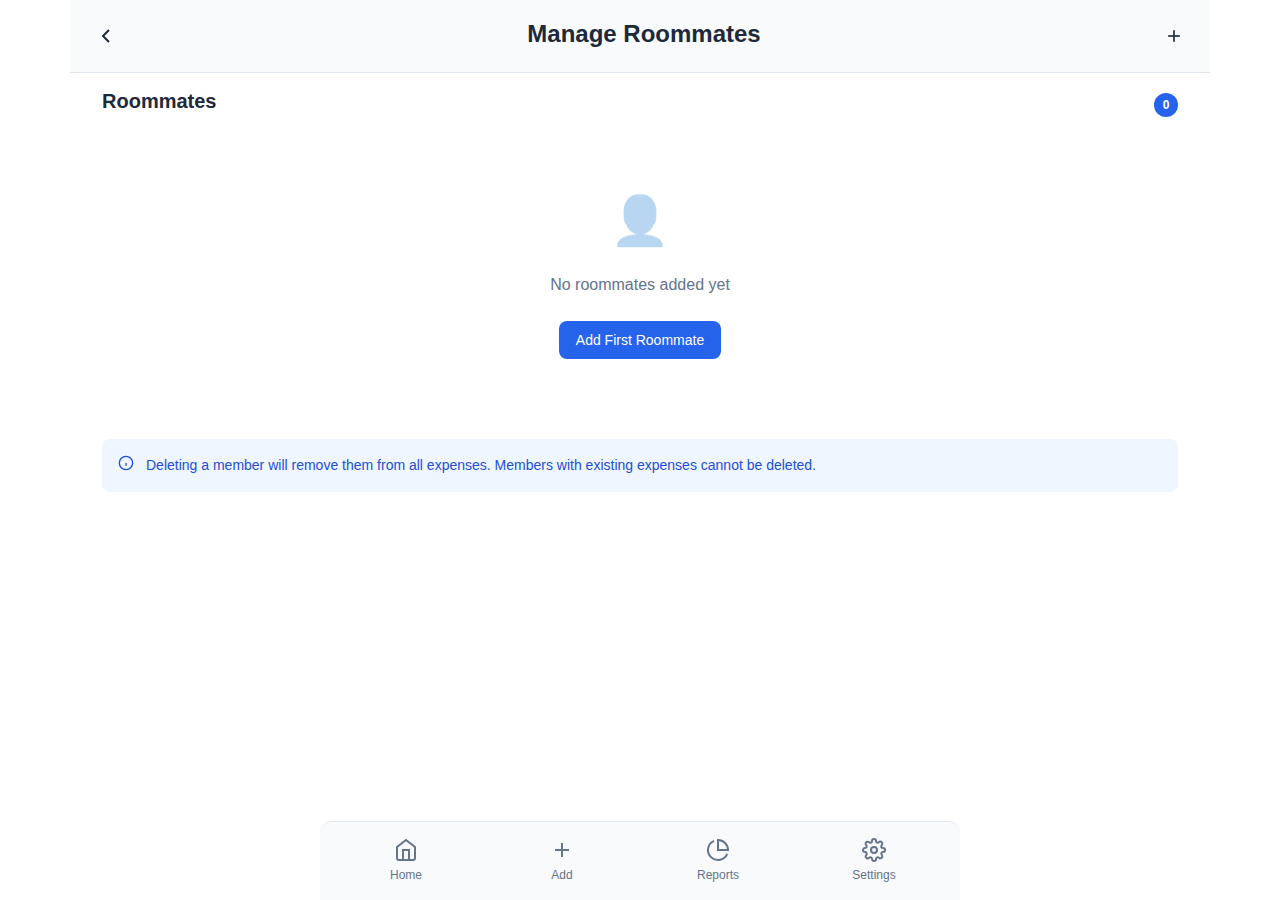
<file: manage-members.html>
<!DOCTYPE html>
<html lang="en" data-theme="light">

<head>
    <meta charset="UTF-8">
    <meta name="viewport" content="width=device-width, initial-scale=1.0, maximum-scale=5.0, user-scalable=yes">
    <meta name="apple-mobile-web-app-capable" content="yes">
    <meta name="apple-mobile-web-app-status-bar-style" content="black-translucent">
    <title>Manage Roommates - Roommate Expenses</title>
    <link rel="stylesheet" href="css/style.css">
    <link rel="stylesheet" href="css/responsive.css">
    <link rel="manifest" href="manifest.json">
    <link rel="icon"
        href="data:image/svg+xml,<svg xmlns=%22http://www.w3.org/2000/svg%22 viewBox=%220 0 100 100%22><text y=%22.9em%22 font-size=%2290%22>💰</text></svg>">
    <style>
        .member-card {
            background: var(--bg-secondary);
            border-radius: var(--radius-lg);
            padding: 1rem;
            margin-bottom: 1rem;
            border: 1px solid var(--border-color);
            display: flex;
            align-items: center;
            gap: 1rem;
            transition: all 0.2s ease;
        }

        .member-card:hover {
            transform: translateY(-2px);
            box-shadow: var(--shadow-md);
        }

        .member-avatar-large {
            width: 3.5rem;
            height: 3.5rem;
            border-radius: 50%;
            display: flex;
            align-items: center;
            justify-content: center;
            font-size: 1.5rem;
            font-weight: 600;
            color: white;
            flex-shrink: 0;
        }

        .member-info {
            flex: 1;
        }

        .member-name {
            font-weight: 600;
            font-size: 1.125rem;
            margin-bottom: 0.25rem;
        }

        .member-meta {
            font-size: 0.875rem;
            color: var(--text-secondary);
        }

        .member-actions {
            display: flex;
            gap: 0.5rem;
        }

        .color-picker {
            display: flex;
            gap: 0.5rem;
            flex-wrap: wrap;
            margin: 1rem 0;
        }

        .color-option {
            width: 2.5rem;
            height: 2.5rem;
            border-radius: 50%;
            border: 2px solid transparent;
            cursor: pointer;
            transition: all 0.2s ease;
        }

        .color-option.active {
            border-color: var(--text-primary);
            transform: scale(1.1);
        }

        .avatar-options {
            display: flex;
            gap: 0.5rem;
            flex-wrap: wrap;
            margin: 1rem 0;
        }

        .avatar-option {
            width: 3rem;
            height: 3rem;
            border-radius: 50%;
            display: flex;
            align-items: center;
            justify-content: center;
            font-size: 1.25rem;
            font-weight: 600;
            background: var(--bg-tertiary);
            cursor: pointer;
            transition: all 0.2s ease;
        }

        .avatar-option.active {
            background: var(--primary-600);
            color: white;
        }

        .empty-state {
            text-align: center;
            padding: 3rem 1rem;
            color: var(--text-secondary);
        }

        .empty-state-icon {
            font-size: 3rem;
            margin-bottom: 1rem;
            opacity: 0.3;
        }

        .empty-state-message {
            font-size: 1rem;
            margin-bottom: 1.5rem;
        }
    </style>
</head>

<body>
    <div class="app-container">
        <!-- Header -->
        <header class="app-header">
            <div class="header-main">
                <a href="index.html" class="icon-btn back-button">
                    <svg width="24" height="24" viewBox="0 0 24 24" fill="none" stroke="currentColor" stroke-width="2">
                        <polyline points="15 18 9 12 15 6" />
                    </svg>
                </a>
                <div class="header-title">
                    <h1>Manage Roommates</h1>
                </div>
                <div class="header-actions">
                    <button class="icon-btn" id="addMemberBtn">
                        <svg width="20" height="20" viewBox="0 0 24 24" fill="none" stroke="currentColor"
                            stroke-width="2">
                            <line x1="12" y1="5" x2="12" y2="19" />
                            <line x1="5" y1="12" x2="19" y2="12" />
                        </svg>
                    </button>
                </div>
            </div>
        </header>

        <!-- Main Content -->
        <main class="main-content">
            <!-- Member List -->
            <section class="section">
                <div class="section-header">
                    <h2>Roommates</h2>
                    <span class="badge" id="memberCount">0</span>
                </div>
                <div id="membersList">
                    <!-- Members will be loaded here -->
                </div>
            </section>

            <!-- Info Message -->
            <section class="section">
                <div class="info-message">
                    <svg width="16" height="16" viewBox="0 0 24 24" fill="none" stroke="currentColor" stroke-width="2">
                        <circle cx="12" cy="12" r="10" />
                        <line x1="12" y1="16" x2="12" y2="12" />
                        <line x1="12" y1="8" x2="12.01" y2="8" />
                    </svg>
                    <span>Deleting a member will remove them from all expenses. Members with existing expenses cannot be
                        deleted.</span>
                </div>
            </section>
        </main>

        <!-- Bottom Navigation -->
        <nav class="bottom-nav">
            <a href="index.html" class="nav-item">
                <svg class="nav-icon" width="24" height="24" viewBox="0 0 24 24" fill="none" stroke="currentColor"
                    stroke-width="2">
                    <path d="M3 9l9-7 9 7v11a2 2 0 0 1-2 2H5a2 2 0 0 1-2-2z" />
                    <polyline points="9 22 9 12 15 12 15 22" />
                </svg>
                <span class="nav-label">Home</span>
            </a>
            <a href="add-expense.html" class="nav-item">
                <svg class="nav-icon" width="24" height="24" viewBox="0 0 24 24" fill="none" stroke="currentColor"
                    stroke-width="2">
                    <line x1="12" y1="5" x2="12" y2="19" />
                    <line x1="5" y1="12" x2="19" y2="12" />
                </svg>
                <span class="nav-label">Add</span>
            </a>
            <a href="summary.html" class="nav-item">
                <svg class="nav-icon" width="24" height="24" viewBox="0 0 24 24" fill="none" stroke="currentColor"
                    stroke-width="2">
                    <path d="M21.21 15.89A10 10 0 1 1 8 2.83" />
                    <path d="M22 12A10 10 0 0 0 12 2v10z" />
                </svg>
                <span class="nav-label">Reports</span>
            </a>
            <a href="settings.html" class="nav-item">
                <svg class="nav-icon" width="24" height="24" viewBox="0 0 24 24" fill="none" stroke="currentColor"
                    stroke-width="2">
                    <circle cx="12" cy="12" r="3" />
                    <path
                        d="M19.4 15a1.65 1.65 0 0 0 .33 1.82l.06.06a2 2 0 0 1 0 2.83 2 2 0 0 1-2.83 0l-.06-.06a1.65 1.65 0 0 0-1.82-.33 1.65 1.65 0 0 0-1 1.51V21a2 2 0 0 1-2 2 2 2 0 0 1-2-2v-.09A1.65 1.65 0 0 0 9 19.4a1.65 1.65 0 0 0-1.82.33l-.06.06a2 2 0 0 1-2.83 0 2 2 0 0 1 0-2.83l.06-.06a1.65 1.65 0 0 0 .33-1.82 1.65 1.65 0 0 0-1.51-1H3a2 2 0 0 1-2-2 2 2 0 0 1 2-2h.09A1.65 1.65 0 0 0 4.6 9a1.65 1.65 0 0 0-.33-1.82l-.06-.06a2 2 0 0 1 0-2.83 2 2 0 0 1 2.83 0l.06.06a1.65 1.65 0 0 0 1.82.33H9a1.65 1.65 0 0 0 1-1.51V3a2 2 0 0 1 2-2 2 2 0 0 1 2 2v.09a1.65 1.65 0 0 0 1 1.51 1.65 1.65 0 0 0 1.82-.33l.06-.06a2 2 0 0 1 2.83 0 2 2 0 0 1 0 2.83l-.06.06a1.65 1.65 0 0 0-.33 1.82V9a1.65 1.65 0 0 0 1.51 1H21a2 2 0 0 1 2 2 2 2 0 0 1-2 2h-.09a1.65 1.65 0 0 0-1.51 1z" />
                </svg>
                <span class="nav-label">Settings</span>
            </a>
        </nav>

        <!-- Toast Container -->
        <div class="toast-container" id="toastContainer"></div>

        <!-- Add/Edit Member Modal -->
        <div class="modal-overlay" id="modalOverlay" style="display: none;"></div>
        <div class="modal" id="memberModal" style="display: none;">
            <div class="modal-header">
                <h3 id="modalTitle">Add Roommate</h3>
                <button class="icon-btn close-modal" data-modal="memberModal">
                    <svg width="20" height="20" viewBox="0 0 24 24" fill="none" stroke="currentColor" stroke-width="2">
                        <line x1="18" y1="6" x2="6" y2="18" />
                        <line x1="6" y1="6" x2="18" y2="18" />
                    </svg>
                </button>
            </div>
            <div class="modal-body">
                <form id="memberForm">
                    <div class="form-group">
                        <label for="memberName" class="form-label">Name *</label>
                        <input type="text" id="memberName" class="form-control" placeholder="Enter roommate's name"
                            required maxlength="50">
                    </div>

                    <div class="form-group">
                        <label class="form-label">Avatar Color</label>
                        <div class="color-picker" id="colorPicker">
                            <!-- Colors will be populated by JavaScript -->
                        </div>
                    </div>

                    <div class="form-group">
                        <label class="form-label">Avatar Initial</label>
                        <div class="avatar-options" id="avatarOptions">
                            <!-- Avatar options will be populated by JavaScript -->
                        </div>
                    </div>

                    <div class="form-group">
                        <label for="memberEmail" class="form-label">Email (Optional)</label>
                        <input type="email" id="memberEmail" class="form-control" placeholder="roommate@example.com">
                    </div>

                    <div class="form-group">
                        <label for="memberPhone" class="form-label">Phone (Optional)</label>
                        <input type="tel" id="memberPhone" class="form-control" placeholder="+91 9999999999">
                    </div>

                    <input type="hidden" id="memberId">

                    <div class="modal-actions">
                        <button type="button" class="btn secondary-btn" data-modal="memberModal">
                            Cancel
                        </button>
                        <button type="submit" class="btn primary-btn" id="saveMemberBtn">
                            Save
                        </button>
                    </div>
                </form>
            </div>
        </div>

        <!-- Delete Confirmation Modal -->
        <div class="modal" id="deleteModal" style="display: none;">
            <div class="modal-header">
                <h3>Delete Roommate</h3>
                <button class="icon-btn close-modal" data-modal="deleteModal">
                    <svg width="20" height="20" viewBox="0 0 24 24" fill="none" stroke="currentColor" stroke-width="2">
                        <line x1="18" y1="6" x2="6" y2="18" />
                        <line x1="6" y1="6" x2="18" y2="18" />
                    </svg>
                </button>
            </div>
            <div class="modal-body">
                <div class="warning-message">
                    <svg width="24" height="24" viewBox="0 0 24 24" fill="none" stroke="currentColor" stroke-width="2">
                        <path
                            d="M10.29 3.86L1.82 18a2 2 0 0 0 1.71 3h16.94a2 2 0 0 0 1.71-3L13.71 3.86a2 2 0 0 0-3.42 0z" />
                        <line x1="12" y1="9" x2="12" y2="13" />
                        <line x1="12" y1="17" x2="12.01" y2="17" />
                    </svg>
                    <p id="deleteMessage">Are you sure you want to delete this roommate?</p>
                </div>
                <div class="modal-actions">
                    <button type="button" class="btn secondary-btn" data-modal="deleteModal">
                        Cancel
                    </button>
                    <button type="button" class="btn danger-btn" id="confirmDeleteBtn">
                        Delete
                    </button>
                </div>
            </div>
        </div>
    </div>

    <script src="js/storage.js"></script>
    <script>
        document.addEventListener('DOMContentLoaded', function () {
            initMembersPage();
        });

        let currentMemberId = null;
        const colors = [
            '#3B82F6', '#10B981', '#F59E0B', '#EF4444', '#8B5CF6',
            '#EC4899', '#06B6D4', '#84CC16', '#F97316', '#6366F1',
            '#14B8A6', '#F43F5E', '#8B5CF6', '#EC4899', '#0EA5E9'
        ];

        function initMembersPage() {
            // Load members
            loadMembers();

            // Setup add member button
            const addBtn = document.getElementById('addMemberBtn');
            if (addBtn) {
                addBtn.addEventListener('click', showAddMemberModal);
            }

            // Setup modal close buttons
            document.querySelectorAll('.close-modal').forEach(btn => {
                btn.addEventListener('click', function () {
                    const modalId = this.getAttribute('data-modal');
                    closeModal(modalId);
                });
            });

            // Setup member form submission
            const memberForm = document.getElementById('memberForm');
            if (memberForm) {
                memberForm.addEventListener('submit', saveMember);
            }

            // Setup modal overlay
            const overlay = document.getElementById('modalOverlay');
            if (overlay) {
                overlay.addEventListener('click', function () {
                    closeAllModals();
                });
            }

            // Initialize color picker
            initColorPicker();

            // Initialize avatar options
            initAvatarOptions();
        }

        function loadMembers() {
            const storage = window.storage;
            if (!storage) {
                showToast('Storage not available', 'error');
                return;
            }

            const members = storage.getMembers();
            const container = document.getElementById('membersList');
            const countElement = document.getElementById('memberCount');

            if (!container) return;

            if (!members || members.length === 0) {
                container.innerHTML = `
                    <div class="empty-state">
                        <div class="empty-state-icon">👤</div>
                        <div class="empty-state-message">No roommates added yet</div>
                        <button class="btn primary-btn" id="addFirstMemberBtn">Add First Roommate</button>
                    </div>
                `;

                // Setup add first member button
                const addFirstBtn = document.getElementById('addFirstMemberBtn');
                if (addFirstBtn) {
                    addFirstBtn.addEventListener('click', showAddMemberModal);
                }

                if (countElement) countElement.textContent = '0';
                return;
            }

            // Update count
            if (countElement) countElement.textContent = members.length.toString();

            // Display members
            let html = '';
            members.forEach(member => {
                const hasExpenses = checkMemberHasExpenses(member.id);
                const canDelete = !hasExpenses;

                html += `
                    <div class="member-card" data-member-id="${member.id}">
                        <div class="member-avatar-large" style="background-color: ${member.color || '#3B82F6'}">
                            ${member.avatar || member.name.charAt(0)}
                        </div>
                        <div class="member-info">
                            <div class="member-name">${member.name}</div>
                            <div class="member-meta">
                                ${member.email ? `📧 ${member.email}` : ''}
                                ${member.email && member.phone ? ' • ' : ''}
                                ${member.phone ? `📱 ${member.phone}` : ''}
                                ${!member.email && !member.phone ? 'No contact info' : ''}
                            </div>
                        </div>
                        <div class="member-actions">
                            <button class="icon-btn edit-member" data-member-id="${member.id}">
                                <svg width="16" height="16" viewBox="0 0 24 24" fill="none" stroke="currentColor" stroke-width="2">
                                    <path d="M11 4H4a2 2 0 0 0-2 2v14a2 2 0 0 0 2 2h14a2 2 0 0 0 2-2v-7"/>
                                    <path d="M18.5 2.5a2.121 2.121 0 0 1 3 3L12 15l-4 1 1-4 9.5-9.5z"/>
                                </svg>
                            </button>
                            <button class="icon-btn delete-member" 
                                    data-member-id="${member.id}" 
                                    ${canDelete ? '' : 'disabled'}
                                    title="${canDelete ? 'Delete' : 'Cannot delete - has expenses'}">
                                <svg width="16" height="16" viewBox="0 0 24 24" fill="none" stroke="currentColor" stroke-width="2">
                                    <polyline points="3 6 5 6 21 6"/>
                                    <path d="M19 6v14a2 2 0 0 1-2 2H7a2 2 0 0 1-2-2V6m3 0V4a2 2 0 0 1 2-2h4a2 2 0 0 1 2 2v2"/>
                                </svg>
                            </button>
                        </div>
                    </div>
                `;
            });

            container.innerHTML = html;

            // Add event listeners to action buttons
            container.querySelectorAll('.edit-member').forEach(btn => {
                btn.addEventListener('click', function () {
                    const memberId = this.getAttribute('data-member-id');
                    showEditMemberModal(memberId);
                });
            });

            container.querySelectorAll('.delete-member:not([disabled])').forEach(btn => {
                btn.addEventListener('click', function () {
                    const memberId = this.getAttribute('data-member-id');
                    showDeleteConfirmation(memberId);
                });
            });
        }

        function checkMemberHasExpenses(memberId) {
            const storage = window.storage;
            if (!storage) return false;

            const expenses = storage.getExpenses();
            let hasExpenses = false;

            Object.values(expenses).forEach(monthExpenses => {
                monthExpenses.forEach(expense => {
                    if (expense.paidBy === memberId ||
                        (expense.splitBetween && expense.splitBetween.includes(memberId))) {
                        hasExpenses = true;
                    }
                });
            });

            return hasExpenses;
        }

        function initColorPicker() {
            const container = document.getElementById('colorPicker');
            if (!container) return;

            container.innerHTML = '';
            colors.forEach(color => {
                const option = document.createElement('div');
                option.className = 'color-option';
                option.style.backgroundColor = color;
                option.dataset.color = color;

                option.addEventListener('click', function () {
                    // Remove active class from all options
                    container.querySelectorAll('.color-option').forEach(opt => {
                        opt.classList.remove('active');
                    });
                    // Add active class to clicked option
                    this.classList.add('active');
                });

                container.appendChild(option);
            });

            // Select first color by default
            const firstOption = container.querySelector('.color-option');
            if (firstOption) {
                firstOption.classList.add('active');
            }
        }

        function initAvatarOptions() {
            const container = document.getElementById('avatarOptions');
            if (!container) return;

            // Generate letters A-Z
            container.innerHTML = '';
            for (let i = 65; i <= 90; i++) {
                const letter = String.fromCharCode(i);
                const option = document.createElement('div');
                option.className = 'avatar-option';
                option.textContent = letter;
                option.dataset.avatar = letter;

                option.addEventListener('click', function () {
                    // Remove active class from all options
                    container.querySelectorAll('.avatar-option').forEach(opt => {
                        opt.classList.remove('active');
                    });
                    // Add active class to clicked option
                    this.classList.add('active');
                });

                container.appendChild(option);
            }

            // Select first option by default
            const firstOption = container.querySelector('.avatar-option');
            if (firstOption) {
                firstOption.classList.add('active');
            }
        }

        function showAddMemberModal() {
            currentMemberId = null;

            // Reset form
            const form = document.getElementById('memberForm');
            if (form) form.reset();

            // Update modal title
            const title = document.getElementById('modalTitle');
            if (title) title.textContent = 'Add Roommate';

            // Reset color and avatar selection
            const colorPicker = document.getElementById('colorPicker');
            if (colorPicker) {
                const firstColor = colorPicker.querySelector('.color-option');
                if (firstColor) {
                    colorPicker.querySelectorAll('.color-option').forEach(opt => {
                        opt.classList.remove('active');
                    });
                    firstColor.classList.add('active');
                }
            }

            const avatarOptions = document.getElementById('avatarOptions');
            if (avatarOptions) {
                const firstAvatar = avatarOptions.querySelector('.avatar-option');
                if (firstAvatar) {
                    avatarOptions.querySelectorAll('.avatar-option').forEach(opt => {
                        opt.classList.remove('active');
                    });
                    firstAvatar.classList.add('active');
                }
            }

            openModal('memberModal');
        }

        function showEditMemberModal(memberId) {
            const storage = window.storage;
            if (!storage) return;

            const members = storage.getMembers();
            const member = members.find(m => m.id === memberId);
            if (!member) return;

            currentMemberId = memberId;

            // Fill form with member data
            document.getElementById('memberName').value = member.name;
            document.getElementById('memberEmail').value = member.email || '';
            document.getElementById('memberPhone').value = member.phone || '';
            document.getElementById('memberId').value = memberId;

            // Update modal title
            const title = document.getElementById('modalTitle');
            if (title) title.textContent = 'Edit Roommate';

            // Select color
            const colorPicker = document.getElementById('colorPicker');
            if (colorPicker) {
                colorPicker.querySelectorAll('.color-option').forEach(opt => {
                    opt.classList.remove('active');
                    if (opt.dataset.color === member.color) {
                        opt.classList.add('active');
                    }
                });
            }

            // Select avatar
            const avatarOptions = document.getElementById('avatarOptions');
            if (avatarOptions) {
                avatarOptions.querySelectorAll('.avatar-option').forEach(opt => {
                    opt.classList.remove('active');
                    if (opt.dataset.avatar === member.avatar) {
                        opt.classList.add('active');
                    }
                });
            }

            openModal('memberModal');
        }

        function showDeleteConfirmation(memberId) {
            const storage = window.storage;
            if (!storage) return;

            const members = storage.getMembers();
            const member = members.find(m => m.id === memberId);
            if (!member) return;

            currentMemberId = memberId;

            // Update delete message
            const message = document.getElementById('deleteMessage');
            if (message) {
                message.textContent = `Are you sure you want to delete ${member.name}? This action cannot be undone.`;
            }

            // Setup delete button
            const deleteBtn = document.getElementById('confirmDeleteBtn');
            if (deleteBtn) {
                deleteBtn.onclick = deleteMember;
            }

            openModal('deleteModal');
        }

        function saveMember(event) {
            if (event) event.preventDefault();

            const storage = window.storage;
            if (!storage) {
                showToast('Storage not available', 'error');
                return;
            }

            // Get form data
            const name = document.getElementById('memberName').value.trim();
            const email = document.getElementById('memberEmail').value.trim();
            const phone = document.getElementById('memberPhone').value.trim();

            // Get selected color
            const selectedColor = document.querySelector('#colorPicker .color-option.active');
            const color = selectedColor ? selectedColor.dataset.color : colors[0];

            // Get selected avatar
            const selectedAvatar = document.querySelector('#avatarOptions .avatar-option.active');
            const avatar = selectedAvatar ? selectedAvatar.dataset.avatar : 'A';

            // Validate
            if (!name) {
                showToast('Please enter a name', 'error');
                return;
            }

            if (currentMemberId) {
                // Update existing member
                try {
                    storage.updateMember(currentMemberId, {
                        name,
                        color,
                        avatar,
                        email,
                        phone,
                        updatedAt: new Date().toISOString()
                    });

                    showToast('Roommate updated successfully', 'success');
                    closeModal('memberModal');
                    loadMembers();
                } catch (error) {
                    showToast('Failed to update roommate: ' + error.message, 'error');
                }
            } else {
                // Add new member
                try {
                    storage.addMember({
                        name,
                        color,
                        avatar,
                        email,
                        phone
                    });

                    showToast('Roommate added successfully', 'success');
                    closeModal('memberModal');
                    loadMembers();
                } catch (error) {
                    showToast('Failed to add roommate: ' + error.message, 'error');
                }
            }
        }

        function deleteMember() {
            const storage = window.storage;
            if (!storage) return;

            try {
                storage.deleteMember(currentMemberId);
                showToast('Roommate deleted successfully', 'success');
                closeModal('deleteModal');
                loadMembers();
            } catch (error) {
                showToast('Failed to delete roommate: ' + error.message, 'error');
                closeModal('deleteModal');
            }
        }

        function openModal(modalId) {
            const modal = document.getElementById(modalId);
            const overlay = document.getElementById('modalOverlay');

            if (modal && overlay) {
                modal.style.display = 'block';
                overlay.style.display = 'block';

                // Add active class for animation
                setTimeout(() => {
                    modal.classList.add('active');
                    overlay.classList.add('active');
                }, 10);
            }
        }

        function closeModal(modalId) {
            const modal = document.getElementById(modalId);
            const overlay = document.getElementById('modalOverlay');

            if (modal) {
                modal.classList.remove('active');
                setTimeout(() => {
                    modal.style.display = 'none';
                    // Check if any other modals are open
                    const anyModalOpen = Array.from(document.querySelectorAll('.modal'))
                        .some(m => m.style.display === 'block');
                    if (!anyModalOpen && overlay) {
                        overlay.style.display = 'none';
                        overlay.classList.remove('active');
                    }
                }, 300);
            }
        }

        function closeAllModals() {
            document.querySelectorAll('.modal').forEach(modal => {
                modal.classList.remove('active');
                setTimeout(() => {
                    modal.style.display = 'none';
                }, 300);
            });

            const overlay = document.getElementById('modalOverlay');
            if (overlay) {
                overlay.style.display = 'none';
                overlay.classList.remove('active');
            }
        }

        function showToast(message, type = 'info') {
            const container = document.getElementById('toastContainer');
            if (!container) return;

            const toast = document.createElement('div');
            toast.className = `toast ${type}`;
            toast.innerHTML = `
                <div class="toast-content">
                    <div class="toast-message">${message}</div>
                </div>
                <button class="toast-close">
                    <svg width="16" height="16" viewBox="0 0 24 24" fill="none" stroke="currentColor" stroke-width="2">
                        <line x1="18" y1="6" x2="6" y2="18"/>
                        <line x1="6" y1="6" x2="18" y2="18"/>
                    </svg>
                </button>
            `;

            container.appendChild(toast);

            // Remove after 3 seconds
            setTimeout(() => {
                toast.style.animation = 'toastSlideOut 0.3s ease';
                setTimeout(() => {
                    if (toast.parentNode === container) {
                        container.removeChild(toast);
                    }
                }, 300);
            }, 3000);

            // Close button
            const closeBtn = toast.querySelector('.toast-close');
            if (closeBtn) {
                closeBtn.addEventListener('click', () => {
                    toast.style.animation = 'toastSlideOut 0.3s ease';
                    setTimeout(() => {
                        if (toast.parentNode === container) {
                            container.removeChild(toast);
                        }
                    }, 300);
                });
            }
        }
    </script>
</body>

</html>
</file>
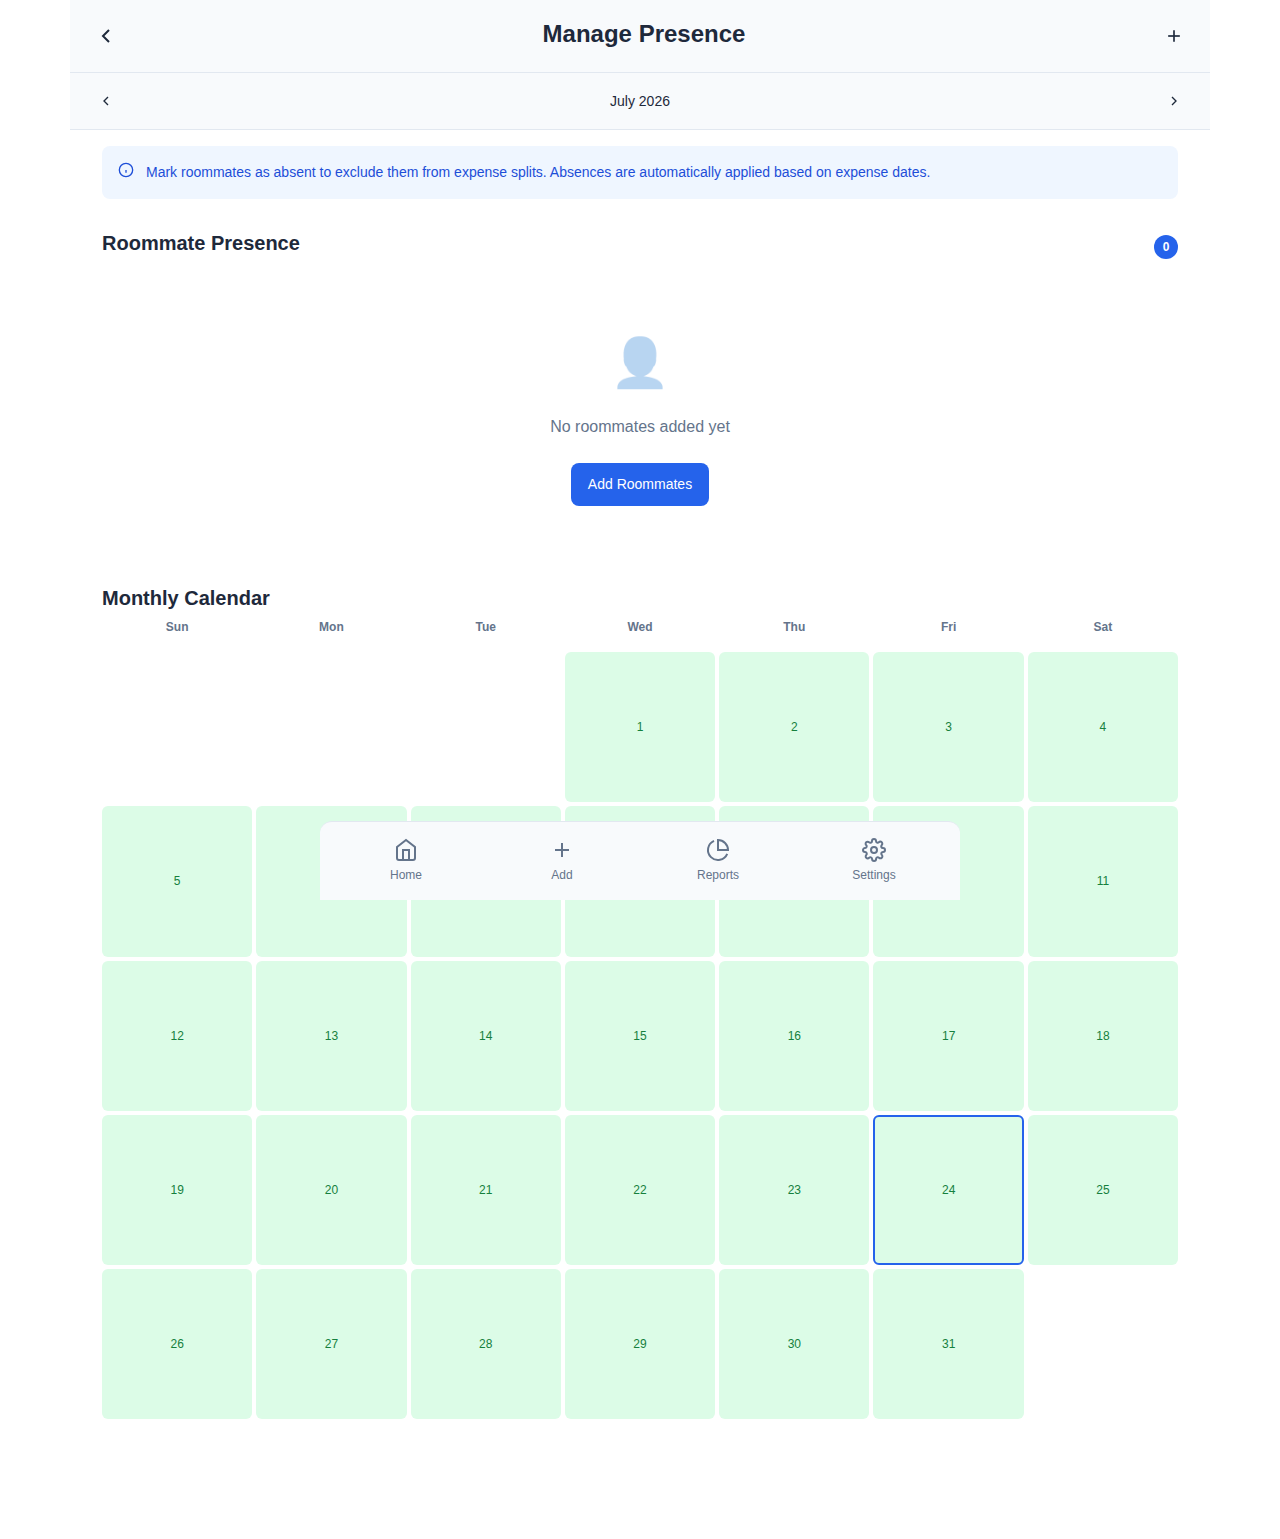
<file: manage-presence.html>
<!DOCTYPE html>
<html lang="en" data-theme="light">

<head>
    <meta charset="UTF-8">
    <meta name="viewport" content="width=device-width, initial-scale=1.0, maximum-scale=5.0, user-scalable=yes">
    <meta name="apple-mobile-web-app-capable" content="yes">
    <meta name="apple-mobile-web-app-status-bar-style" content="black-translucent">
    <title>Manage Presence - Roommate Expenses</title>
    <link rel="stylesheet" href="css/style.css">
    <link rel="stylesheet" href="css/responsive.css">
    <link rel="manifest" href="manifest.json">
    <link rel="icon"
        href="data:image/svg+xml,<svg xmlns=%22http://www.w3.org/2000/svg%22 viewBox=%220 0 100 100%22><text y=%22.9em%22 font-size=%2290%22>💰</text></svg>">
    <style>
        .presence-card {
            background: var(--bg-secondary);
            border-radius: var(--radius-lg);
            padding: 1rem;
            margin-bottom: 1rem;
            border: 1px solid var(--border-color);
            transition: all 0.2s ease;
        }

        .presence-card:hover {
            transform: translateY(-2px);
            box-shadow: var(--shadow-md);
        }

        .presence-header {
            display: flex;
            align-items: center;
            justify-content: space-between;
            margin-bottom: 1rem;
        }

        .presence-member {
            display: flex;
            align-items: center;
            gap: 0.75rem;
        }

        .member-avatar-medium {
            width: 2.5rem;
            height: 2.5rem;
            border-radius: 50%;
            display: flex;
            align-items: center;
            justify-content: center;
            font-weight: 600;
            color: white;
            font-size: 1rem;
        }

        .member-name {
            font-weight: 600;
        }

        .presence-status {
            padding: 0.25rem 0.75rem;
            border-radius: var(--radius-full);
            font-size: 0.875rem;
            font-weight: 500;
        }

        .presence-status.present {
            background: var(--success-100);
            color: var(--success-700);
        }

        .presence-status.absent {
            background: var(--warning-100);
            color: var(--warning-700);
        }

        .absence-details {
            background: var(--bg-tertiary);
            border-radius: var(--radius-md);
            padding: 1rem;
            margin-top: 1rem;
        }

        .absence-period {
            display: flex;
            align-items: center;
            gap: 0.5rem;
            margin-bottom: 0.5rem;
            font-size: 0.875rem;
        }

        .absence-reason {
            color: var(--text-secondary);
            font-size: 0.875rem;
            margin-top: 0.5rem;
        }

        .calendar-view {
            display: grid;
            grid-template-columns: repeat(7, 1fr);
            gap: 0.25rem;
            margin: 1rem 0;
        }

        .calendar-day {
            aspect-ratio: 1;
            display: flex;
            align-items: center;
            justify-content: center;
            border-radius: var(--radius-sm);
            font-size: 0.75rem;
            font-weight: 500;
            cursor: pointer;
            transition: all 0.2s ease;
        }

        .calendar-day.present {
            background: var(--success-100);
            color: var(--success-700);
        }

        .calendar-day.absent {
            background: var(--warning-100);
            color: var(--warning-700);
        }

        .calendar-day.today {
            border: 2px solid var(--primary-600);
        }

        .calendar-day:hover {
            transform: scale(1.1);
        }

        .calendar-header {
            display: grid;
            grid-template-columns: repeat(7, 1fr);
            gap: 0.25rem;
            margin-bottom: 0.5rem;
            text-align: center;
            font-size: 0.75rem;
            font-weight: 600;
            color: var(--text-secondary);
        }

        .empty-state {
            text-align: center;
            padding: 3rem 1rem;
            color: var(--text-secondary);
        }

        .empty-state-icon {
            font-size: 3rem;
            margin-bottom: 1rem;
            opacity: 0.3;
        }

        .empty-state-message {
            font-size: 1rem;
            margin-bottom: 1.5rem;
        }

        .date-range-inputs {
            display: grid;
            grid-template-columns: 1fr 1fr;
            gap: 1rem;
            margin: 1rem 0;
        }
    </style>
</head>

<body>
    <div class="app-container">
        <!-- Header -->
        <header class="app-header">
            <div class="header-main">
                <a href="index.html" class="icon-btn back-button">
                    <svg width="24" height="24" viewBox="0 0 24 24" fill="none" stroke="currentColor" stroke-width="2">
                        <polyline points="15 18 9 12 15 6" />
                    </svg>
                </a>
                <div class="header-title">
                    <h1>Manage Presence</h1>
                </div>
                <div class="header-actions">
                    <button class="icon-btn" id="addAbsenceBtn">
                        <svg width="20" height="20" viewBox="0 0 24 24" fill="none" stroke="currentColor"
                            stroke-width="2">
                            <line x1="12" y1="5" x2="12" y2="19" />
                            <line x1="5" y1="12" x2="19" y2="12" />
                        </svg>
                    </button>
                </div>
            </div>

            <div class="month-navigation">
                <button class="nav-btn" id="prevMonthPresenceBtn">
                    <svg width="16" height="16" viewBox="0 0 24 24" fill="none" stroke="currentColor" stroke-width="2">
                        <polyline points="15 18 9 12 15 6" />
                    </svg>
                </button>
                <div class="month-display">
                    <span id="presenceMonthName">Loading...</span>
                </div>
                <button class="nav-btn" id="nextMonthPresenceBtn">
                    <svg width="16" height="16" viewBox="0 0 24 24" fill="none" stroke="currentColor" stroke-width="2">
                        <polyline points="9 18 15 12 9 6" />
                    </svg>
                </button>
            </div>
        </header>

        <!-- Main Content -->
        <main class="main-content">
            <!-- Info Message -->
            <section class="section">
                <div class="info-message">
                    <svg width="16" height="16" viewBox="0 0 24 24" fill="none" stroke="currentColor" stroke-width="2">
                        <circle cx="12" cy="12" r="10" />
                        <line x1="12" y1="16" x2="12" y2="12" />
                        <line x1="12" y1="8" x2="12.01" y2="8" />
                    </svg>
                    <span>Mark roommates as absent to exclude them from expense splits. Absences are automatically
                        applied based on expense dates.</span>
                </div>
            </section>

            <!-- Presence List -->
            <section class="section">
                <div class="section-header">
                    <h2>Roommate Presence</h2>
                    <span class="badge" id="absenceCount">0</span>
                </div>
                <div id="presenceList">
                    <!-- Presence cards will be loaded here -->
                </div>
            </section>

            <!-- Calendar View -->
            <section class="section">
                <h2>Monthly Calendar</h2>
                <div id="calendarContainer">
                    <!-- Calendar will be loaded here -->
                </div>
            </section>
        </main>

        <!-- Bottom Navigation -->
        <nav class="bottom-nav">
            <a href="index.html" class="nav-item">
                <svg class="nav-icon" width="24" height="24" viewBox="0 0 24 24" fill="none" stroke="currentColor"
                    stroke-width="2">
                    <path d="M3 9l9-7 9 7v11a2 2 0 0 1-2 2H5a2 2 0 0 1-2-2z" />
                    <polyline points="9 22 9 12 15 12 15 22" />
                </svg>
                <span class="nav-label">Home</span>
            </a>
            <a href="add-expense.html" class="nav-item">
                <svg class="nav-icon" width="24" height="24" viewBox="0 0 24 24" fill="none" stroke="currentColor"
                    stroke-width="2">
                    <line x1="12" y1="5" x2="12" y2="19" />
                    <line x1="5" y1="12" x2="19" y2="12" />
                </svg>
                <span class="nav-label">Add</span>
            </a>
            <a href="summary.html" class="nav-item">
                <svg class="nav-icon" width="24" height="24" viewBox="0 0 24 24" fill="none" stroke="currentColor"
                    stroke-width="2">
                    <path d="M21.21 15.89A10 10 0 1 1 8 2.83" />
                    <path d="M22 12A10 10 0 0 0 12 2v10z" />
                </svg>
                <span class="nav-label">Reports</span>
            </a>
            <a href="settings.html" class="nav-item">
                <svg class="nav-icon" width="24" height="24" viewBox="0 0 24 24" fill="none" stroke="currentColor"
                    stroke-width="2">
                    <circle cx="12" cy="12" r="3" />
                    <path
                        d="M19.4 15a1.65 1.65 0 0 0 .33 1.82l.06.06a2 2 0 0 1 0 2.83 2 2 0 0 1-2.83 0l-.06-.06a1.65 1.65 0 0 0-1.82-.33 1.65 1.65 0 0 0-1 1.51V21a2 2 0 0 1-2 2 2 2 0 0 1-2-2v-.09A1.65 1.65 0 0 0 9 19.4a1.65 1.65 0 0 0-1.82.33l-.06.06a2 2 0 0 1-2.83 0 2 2 0 0 1 0-2.83l.06-.06a1.65 1.65 0 0 0 .33-1.82 1.65 1.65 0 0 0-1.51-1H3a2 2 0 0 1-2-2 2 2 0 0 1 2-2h.09A1.65 1.65 0 0 0 4.6 9a1.65 1.65 0 0 0-.33-1.82l-.06-.06a2 2 0 0 1 0-2.83 2 2 0 0 1 2.83 0l.06.06a1.65 1.65 0 0 0 1.82.33H9a1.65 1.65 0 0 0 1-1.51V3a2 2 0 0 1 2-2 2 2 0 0 1 2 2v.09a1.65 1.65 0 0 0 1 1.51 1.65 1.65 0 0 0 1.82-.33l.06-.06a2 2 0 0 1 2.83 0 2 2 0 0 1 0 2.83l-.06.06a1.65 1.65 0 0 0-.33 1.82V9a1.65 1.65 0 0 0 1.51 1H21a2 2 0 0 1 2 2 2 2 0 0 1-2 2h-.09a1.65 1.65 0 0 0-1.51 1z" />
                </svg>
                <span class="nav-label">Settings</span>
            </a>
        </nav>

        <!-- Toast Container -->
        <div class="toast-container" id="toastContainer"></div>

        <!-- Add/Edit Absence Modal -->
        <div class="modal-overlay" id="modalOverlay" style="display: none;"></div>
        <div class="modal" id="absenceModal" style="display: none;">
            <div class="modal-header">
                <h3 id="absenceModalTitle">Mark Absence</h3>
                <button class="icon-btn close-modal" data-modal="absenceModal">
                    <svg width="20" height="20" viewBox="0 0 24 24" fill="none" stroke="currentColor" stroke-width="2">
                        <line x1="18" y1="6" x2="6" y2="18" />
                        <line x1="6" y1="6" x2="18" y2="18" />
                    </svg>
                </button>
            </div>
            <div class="modal-body">
                <form id="absenceForm">
                    <div class="form-group">
                        <label for="absenceMember" class="form-label">Roommate *</label>
                        <select id="absenceMember" class="form-control" required>
                            <!-- Options will be populated by JavaScript -->
                        </select>
                    </div>

                    <div class="form-group">
                        <label class="form-label">Absence Period *</label>
                        <div class="date-range-inputs">
                            <div>
                                <label for="absenceStartDate" class="form-label">Start Date</label>
                                <input type="date" id="absenceStartDate" class="form-control" required>
                            </div>
                            <div>
                                <label for="absenceEndDate" class="form-label">End Date</label>
                                <input type="date" id="absenceEndDate" class="form-control">
                                <div class="form-hint">Leave empty for single day</div>
                            </div>
                        </div>
                    </div>

                    <div class="form-group">
                        <label for="absenceReason" class="form-label">Reason *</label>
                        <select id="absenceReason" class="form-control" required>
                            <option value="">Select a reason</option>
                            <option value="Out of station">Out of station</option>
                            <option value="Sick">Sick</option>
                            <option value="Personal work">Personal work</option>
                            <option value="Vacation">Vacation</option>
                            <option value="Family event">Family event</option>
                            <option value="Other">Other</option>
                        </select>
                    </div>

                    <div class="form-group" id="customReasonContainer" style="display: none;">
                        <label for="customReason" class="form-label">Custom Reason *</label>
                        <input type="text" id="customReason" class="form-control" placeholder="Specify reason">
                    </div>

                    <div class="form-group">
                        <label class="form-label">
                            <input type="checkbox" id="applyToFuture">
                            Apply similar pattern to future months
                        </label>
                    </div>

                    <input type="hidden" id="absenceId">

                    <div class="modal-actions">
                        <button type="button" class="btn secondary-btn" data-modal="absenceModal">
                            Cancel
                        </button>
                        <button type="submit" class="btn primary-btn" id="saveAbsenceBtn">
                            Save Absence
                        </button>
                    </div>
                </form>
            </div>
        </div>

        <!-- Delete Confirmation Modal -->
        <div class="modal" id="deleteAbsenceModal" style="display: none;">
            <div class="modal-header">
                <h3>Delete Absence</h3>
                <button class="icon-btn close-modal" data-modal="deleteAbsenceModal">
                    <svg width="20" height="20" viewBox="0 0 24 24" fill="none" stroke="currentColor" stroke-width="2">
                        <line x1="18" y1="6" x2="6" y2="18" />
                        <line x1="6" y1="6" x2="18" y2="18" />
                    </svg>
                </button>
            </div>
            <div class="modal-body">
                <div class="warning-message">
                    <svg width="24" height="24" viewBox="0 0 24 24" fill="none" stroke="currentColor" stroke-width="2">
                        <path
                            d="M10.29 3.86L1.82 18a2 2 0 0 0 1.71 3h16.94a2 2 0 0 0 1.71-3L13.71 3.86a2 2 0 0 0-3.42 0z" />
                        <line x1="12" y1="9" x2="12" y2="13" />
                        <line x1="12" y1="17" x2="12.01" y2="17" />
                    </svg>
                    <p id="deleteAbsenceMessage">Are you sure you want to delete this absence record?</p>
                </div>
                <div class="modal-actions">
                    <button type="button" class="btn secondary-btn" data-modal="deleteAbsenceModal">
                        Cancel
                    </button>
                    <button type="button" class="btn danger-btn" id="confirmDeleteAbsenceBtn">
                        Delete
                    </button>
                </div>
            </div>
        </div>
    </div>

    <script src="js/storage.js"></script>
    <script>
        document.addEventListener('DOMContentLoaded', function () {
            initPresencePage();
        });

        let currentAbsenceId = null;
        let currentPresenceMonth = getCurrentMonthKey();

        function initPresencePage() {
            // Load presence data
            loadPresenceData();

            // Setup month navigation
            setupMonthNavigation();

            // Setup add absence button
            const addBtn = document.getElementById('addAbsenceBtn');
            if (addBtn) {
                addBtn.addEventListener('click', showAddAbsenceModal);
            }

            // Setup modal close buttons
            document.querySelectorAll('.close-modal').forEach(btn => {
                btn.addEventListener('click', function () {
                    const modalId = this.getAttribute('data-modal');
                    closeModal(modalId);
                });
            });

            // Setup absence form submission
            const absenceForm = document.getElementById('absenceForm');
            if (absenceForm) {
                absenceForm.addEventListener('submit', saveAbsence);
            }

            // Setup reason selector change
            const reasonSelect = document.getElementById('absenceReason');
            if (reasonSelect) {
                reasonSelect.addEventListener('change', function () {
                    const customContainer = document.getElementById('customReasonContainer');
                    if (customContainer) {
                        customContainer.style.display = this.value === 'Other' ? 'block' : 'none';
                    }
                });
            }

            // Setup modal overlay
            const overlay = document.getElementById('modalOverlay');
            if (overlay) {
                overlay.addEventListener('click', function () {
                    closeAllModals();
                });
            }

            // Set today's date as default for start date
            const today = new Date().toISOString().split('T')[0];
            const startDateInput = document.getElementById('absenceStartDate');
            if (startDateInput) {
                startDateInput.value = today;
                startDateInput.min = today; // Can't mark absence for past dates
            }

            const endDateInput = document.getElementById('absenceEndDate');
            if (endDateInput) {
                endDateInput.min = today;
            }
        }

        function setupMonthNavigation() {
            const prevBtn = document.getElementById('prevMonthPresenceBtn');
            const nextBtn = document.getElementById('nextMonthPresenceBtn');

            if (prevBtn) {
                prevBtn.addEventListener('click', () => navigatePresenceMonth(-1));
            }

            if (nextBtn) {
                nextBtn.addEventListener('click', () => navigatePresenceMonth(1));
            }

            updatePresenceMonthDisplay();
        }

        function navigatePresenceMonth(direction) {
            const [year, month] = currentPresenceMonth.split('-').map(Number);
            let newMonth = month + direction;
            let newYear = year;

            if (newMonth > 12) {
                newMonth = 1;
                newYear++;
            } else if (newMonth < 1) {
                newMonth = 12;
                newYear--;
            }

            currentPresenceMonth = `${newYear}-${String(newMonth).padStart(2, '0')}`;
            updatePresenceMonthDisplay();
            loadPresenceData();
        }

        function updatePresenceMonthDisplay() {
            const [year, month] = currentPresenceMonth.split('-').map(Number);
            const monthNames = [
                'January', 'February', 'March', 'April', 'May', 'June',
                'July', 'August', 'September', 'October', 'November', 'December'
            ];
            const monthName = monthNames[month - 1];

            const display = document.getElementById('presenceMonthName');
            if (display) {
                display.textContent = `${monthName} ${year}`;
            }
        }

        function getCurrentMonthKey() {
            const now = new Date();
            return `${now.getFullYear()}-${String(now.getMonth() + 1).padStart(2, '0')}`;
        }

        function loadPresenceData() {
            const storage = window.storage;
            if (!storage) {
                showToast('Storage not available', 'error');
                return;
            }

            const members = storage.getMembers();
            const absenceRecords = storage.getPresenceRecords();

            // Filter records for current month
            const [year, month] = currentPresenceMonth.split('-').map(Number);
            const monthRecords = absenceRecords.filter(record => {
                const recordDate = new Date(record.startDate);
                const recordYear = recordDate.getFullYear();
                const recordMonth = recordDate.getMonth() + 1;
                return recordYear === year && recordMonth === month;
            });

            // Update absence count
            const countElement = document.getElementById('absenceCount');
            if (countElement) {
                countElement.textContent = monthRecords.length.toString();
            }

            // Display presence list
            displayPresenceList(members, monthRecords);

            // Display calendar
            displayCalendar(members, monthRecords, year, month);
        }

        function displayPresenceList(members, absenceRecords) {
            const container = document.getElementById('presenceList');
            if (!container) return;

            if (members.length === 0) {
                container.innerHTML = `
                    <div class="empty-state">
                        <div class="empty-state-icon">👤</div>
                        <div class="empty-state-message">No roommates added yet</div>
                        <a href="manage-members.html" class="btn primary-btn">Add Roommates</a>
                    </div>
                `;
                return;
            }

            if (absenceRecords.length === 0) {
                container.innerHTML = `
                    <div class="empty-state">
                        <div class="empty-state-icon">✅</div>
                        <div class="empty-state-message">No absences recorded for this month</div>
                        <button class="btn primary-btn" id="markFirstAbsenceBtn">Mark First Absence</button>
                    </div>
                `;

                // Setup mark first absence button
                const firstBtn = document.getElementById('markFirstAbsenceBtn');
                if (firstBtn) {
                    firstBtn.addEventListener('click', showAddAbsenceModal);
                }
                return;
            }

            // Group records by member
            const recordsByMember = {};
            absenceRecords.forEach(record => {
                if (!recordsByMember[record.memberId]) {
                    recordsByMember[record.memberId] = [];
                }
                recordsByMember[record.memberId].push(record);
            });

            // Display presence cards
            let html = '';
            members.forEach(member => {
                const memberRecords = recordsByMember[member.id] || [];
                const isAbsent = memberRecords.length > 0;

                html += `
                    <div class="presence-card" data-member-id="${member.id}">
                        <div class="presence-header">
                            <div class="presence-member">
                                <div class="member-avatar-medium" style="background-color: ${member.color || '#3B82F6'}">
                                    ${member.avatar || member.name.charAt(0)}
                                </div>
                                <div class="member-name">${member.name}</div>
                            </div>
                            <div class="presence-status ${isAbsent ? 'absent' : 'present'}">
                                ${isAbsent ? 'Absent' : 'Present'}
                            </div>
                        </div>
                `;

                if (isAbsent) {
                    html += `<div class="absence-details">`;
                    memberRecords.forEach(record => {
                        const startDate = new Date(record.startDate);
                        const endDate = record.endDate ? new Date(record.endDate) : startDate;

                        const startStr = startDate.toLocaleDateString('en-IN', {
                            day: 'numeric',
                            month: 'short'
                        });

                        let dateRange = startStr;
                        if (record.endDate && record.endDate !== record.startDate) {
                            const endStr = endDate.toLocaleDateString('en-IN', {
                                day: 'numeric',
                                month: 'short'
                            });
                            dateRange = `${startStr} - ${endStr}`;
                        }

                        html += `
                            <div class="absence-period">
                                <span>📅 ${dateRange}</span>
                                <span>•</span>
                                <span>${record.reason}</span>
                                <div style="flex: 1;"></div>
                                <button class="icon-btn edit-absence" data-record-id="${record.id}">
                                    <svg width="14" height="14" viewBox="0 0 24 24" fill="none" stroke="currentColor" stroke-width="2">
                                        <path d="M11 4H4a2 2 0 0 0-2 2v14a2 2 0 0 0 2 2h14a2 2 0 0 0 2-2v-7"/>
                                        <path d="M18.5 2.5a2.121 2.121 0 0 1 3 3L12 15l-4 1 1-4 9.5-9.5z"/>
                                    </svg>
                                </button>
                                <button class="icon-btn delete-absence" data-record-id="${record.id}">
                                    <svg width="14" height="14" viewBox="0 0 24 24" fill="none" stroke="currentColor" stroke-width="2">
                                        <polyline points="3 6 5 6 21 6"/>
                                        <path d="M19 6v14a2 2 0 0 1-2 2H7a2 2 0 0 1-2-2V6m3 0V4a2 2 0 0 1 2-2h4a2 2 0 0 1 2 2v2"/>
                                    </svg>
                                </button>
                            </div>
                        `;
                    });
                    html += `</div>`;
                }

                html += `</div>`;
            });

            container.innerHTML = html;

            // Add event listeners to action buttons
            container.querySelectorAll('.edit-absence').forEach(btn => {
                btn.addEventListener('click', function () {
                    const recordId = this.getAttribute('data-record-id');
                    showEditAbsenceModal(recordId);
                });
            });

            container.querySelectorAll('.delete-absence').forEach(btn => {
                btn.addEventListener('click', function () {
                    const recordId = this.getAttribute('data-record-id');
                    showDeleteAbsenceConfirmation(recordId);
                });
            });
        }

        function displayCalendar(members, absenceRecords, year, month) {
            const container = document.getElementById('calendarContainer');
            if (!container) return;

            // Get first and last day of month
            const firstDay = new Date(year, month - 1, 1);
            const lastDay = new Date(year, month, 0);
            const totalDays = lastDay.getDate();

            // Get day of week for first day (0 = Sunday, 1 = Monday, etc.)
            const firstDayOfWeek = firstDay.getDay();

            // Month name
            const monthNames = [
                'January', 'February', 'March', 'April', 'May', 'June',
                'July', 'August', 'September', 'October', 'November', 'December'
            ];
            const monthName = monthNames[month - 1];

            // Create calendar HTML
            let html = `
                <div class="calendar-header">
                    <div>Sun</div>
                    <div>Mon</div>
                    <div>Tue</div>
                    <div>Wed</div>
                    <div>Thu</div>
                    <div>Fri</div>
                    <div>Sat</div>
                </div>
                <div class="calendar-view">
            `;

            // Empty cells before first day
            for (let i = 0; i < firstDayOfWeek; i++) {
                html += `<div class="calendar-day"></div>`;
            }

            // Days of month
            const today = new Date();
            const isCurrentMonth = today.getFullYear() === year && today.getMonth() + 1 === month;

            for (let day = 1; day <= totalDays; day++) {
                const date = new Date(year, month - 1, day);
                const dateStr = date.toISOString().split('T')[0];

                // Check if any members are absent on this day
                const absentMembers = [];
                absenceRecords.forEach(record => {
                    const startDate = new Date(record.startDate);
                    const endDate = record.endDate ? new Date(record.endDate) : startDate;

                    if (date >= startDate && date <= endDate) {
                        absentMembers.push(record.memberId);
                    }
                });

                const isToday = isCurrentMonth && day === today.getDate();
                const isAbsentDay = absentMembers.length > 0;
                const dayClass = isAbsentDay ? 'absent' : 'present';
                const todayClass = isToday ? 'today' : '';

                let tooltip = `Day ${day}`;
                if (isAbsentDay) {
                    const absentNames = absentMembers.map(memberId => {
                        const member = members.find(m => m.id === memberId);
                        return member ? member.name : 'Unknown';
                    });
                    tooltip = `${absentNames.join(', ')} ${absentNames.length > 1 ? 'are' : 'is'} absent`;
                }

                html += `
                    <div class="calendar-day ${dayClass} ${todayClass}" 
                         title="${tooltip}"
                         data-date="${dateStr}">
                        ${day}
                    </div>
                `;
            }

            html += `</div>`;
            container.innerHTML = html;

            // Add click event to days
            container.querySelectorAll('.calendar-day[data-date]').forEach(day => {
                day.addEventListener('click', function () {
                    const date = this.getAttribute('data-date');
                    showAddAbsenceModalForDate(date);
                });
            });
        }

        function showAddAbsenceModal() {
            showAddAbsenceModalForDate(null);
        }

        function showAddAbsenceModalForDate(prefilledDate) {
            currentAbsenceId = null;

            // Reset form
            const form = document.getElementById('absenceForm');
            if (form) form.reset();

            // Update modal title
            const title = document.getElementById('absenceModalTitle');
            if (title) title.textContent = 'Mark Absence';

            // Populate member dropdown
            const memberSelect = document.getElementById('absenceMember');
            if (memberSelect) {
                const storage = window.storage;
                const members = storage ? storage.getMembers() : [];

                memberSelect.innerHTML = '<option value="">Select roommate</option>';
                members.forEach(member => {
                    const option = document.createElement('option');
                    option.value = member.id;
                    option.textContent = member.name;
                    memberSelect.appendChild(option);
                });
            }

            // Set dates
            const startDateInput = document.getElementById('absenceStartDate');
            const endDateInput = document.getElementById('absenceEndDate');

            if (prefilledDate) {
                if (startDateInput) startDateInput.value = prefilledDate;
                if (endDateInput) endDateInput.value = prefilledDate;
            } else {
                const today = new Date().toISOString().split('T')[0];
                if (startDateInput) {
                    startDateInput.value = today;
                    startDateInput.min = today;
                }
                if (endDateInput) {
                    endDateInput.value = today;
                    endDateInput.min = today;
                }
            }

            // Hide custom reason container
            const customContainer = document.getElementById('customReasonContainer');
            if (customContainer) {
                customContainer.style.display = 'none';
            }

            openModal('absenceModal');
        }

        function showEditAbsenceModal(recordId) {
            const storage = window.storage;
            if (!storage) return;

            const absenceRecords = storage.getPresenceRecords();
            const record = absenceRecords.find(r => r.id === recordId);
            if (!record) return;

            currentAbsenceId = recordId;

            // Update modal title
            const title = document.getElementById('absenceModalTitle');
            if (title) title.textContent = 'Edit Absence';

            // Populate member dropdown
            const memberSelect = document.getElementById('absenceMember');
            if (memberSelect) {
                const members = storage.getMembers();
                memberSelect.innerHTML = '<option value="">Select roommate</option>';
                members.forEach(member => {
                    const option = document.createElement('option');
                    option.value = member.id;
                    option.textContent = member.name;
                    option.selected = member.id === record.memberId;
                    memberSelect.appendChild(option);
                });
            }

            // Set dates
            document.getElementById('absenceStartDate').value = record.startDate;
            document.getElementById('absenceEndDate').value = record.endDate || record.startDate;

            // Set reason
            const reasonSelect = document.getElementById('absenceReason');
            const customReason = document.getElementById('customReason');
            const customContainer = document.getElementById('customReasonContainer');

            if (reasonSelect && customReason && customContainer) {
                const isCustomReason = !['Out of station', 'Sick', 'Personal work', 'Vacation', 'Family event'].includes(record.reason);

                if (isCustomReason) {
                    reasonSelect.value = 'Other';
                    customReason.value = record.reason;
                    customContainer.style.display = 'block';
                } else {
                    reasonSelect.value = record.reason;
                    customContainer.style.display = 'none';
                }
            }

            openModal('absenceModal');
        }

        function showDeleteAbsenceConfirmation(recordId) {
            const storage = window.storage;
            if (!storage) return;

            const absenceRecords = storage.getPresenceRecords();
            const record = absenceRecords.find(r => r.id === recordId);
            if (!record) return;

            currentAbsenceId = recordId;

            // Get member name
            const members = storage.getMembers();
            const member = members.find(m => m.id === record.memberId);
            const memberName = member ? member.name : 'Unknown';

            // Update delete message
            const message = document.getElementById('deleteAbsenceMessage');
            if (message) {
                const dateStr = new Date(record.startDate).toLocaleDateString('en-IN', {
                    day: 'numeric',
                    month: 'short',
                    year: 'numeric'
                });
                message.textContent = `Are you sure you want to delete ${memberName}'s absence record for ${dateStr}?`;
            }

            // Setup delete button
            const deleteBtn = document.getElementById('confirmDeleteAbsenceBtn');
            if (deleteBtn) {
                deleteBtn.onclick = deleteAbsence;
            }

            openModal('deleteAbsenceModal');
        }

        function saveAbsence(event) {
            if (event) event.preventDefault();

            const storage = window.storage;
            if (!storage) {
                showToast('Storage not available', 'error');
                return;
            }

            // Get form data
            const memberId = document.getElementById('absenceMember').value;
            const startDate = document.getElementById('absenceStartDate').value;
            let endDate = document.getElementById('absenceEndDate').value;
            const reasonSelect = document.getElementById('absenceReason').value;
            const customReason = document.getElementById('customReason').value;
            const applyToFuture = document.getElementById('applyToFuture').checked;

            // Validate
            if (!memberId) {
                showToast('Please select a roommate', 'error');
                return;
            }

            if (!startDate) {
                showToast('Please select a start date', 'error');
                return;
            }

            if (!endDate) {
                endDate = startDate; // Single day absence
            }

            if (new Date(endDate) < new Date(startDate)) {
                showToast('End date must be after start date', 'error');
                return;
            }

            let reason = reasonSelect;
            if (reasonSelect === 'Other') {
                if (!customReason.trim()) {
                    showToast('Please specify a reason', 'error');
                    return;
                }
                reason = customReason.trim();
            } else if (!reasonSelect) {
                showToast('Please select a reason', 'error');
                return;
            }

            const absenceData = {
                memberId,
                startDate,
                endDate: endDate !== startDate ? endDate : null,
                reason
            };

            if (currentAbsenceId) {
                // Update existing record
                try {
                    storage.savePresenceRecord({
                        ...absenceData,
                        id: currentAbsenceId
                    });

                    showToast('Absence updated successfully', 'success');
                } catch (error) {
                    showToast('Failed to update absence: ' + error.message, 'error');
                }
            } else {
                // Add new record
                try {
                    storage.savePresenceRecord(absenceData);

                    // Apply to future months if requested
                    if (applyToFuture) {
                        applyAbsenceToFuture(absenceData);
                    }

                    showToast('Absence recorded successfully', 'success');
                } catch (error) {
                    showToast('Failed to record absence: ' + error.message, 'error');
                }
            }

            closeModal('absenceModal');
            loadPresenceData();
        }

        function applyAbsenceToFuture(absenceData) {
            const storage = window.storage;
            if (!storage) return;

            const { startDate, endDate, memberId, reason } = absenceData;
            const start = new Date(startDate);

            // Apply to next 6 months
            for (let i = 1; i <= 6; i++) {
                const newStart = new Date(start);
                newStart.setMonth(newStart.getMonth() + i);

                const newEnd = endDate ? new Date(endDate) : new Date(startDate);
                newEnd.setMonth(newEnd.getMonth() + i);

                try {
                    storage.savePresenceRecord({
                        memberId,
                        startDate: newStart.toISOString().split('T')[0],
                        endDate: endDate ? newEnd.toISOString().split('T')[0] : null,
                        reason
                    });
                } catch (error) {
                    // Skip if there's an error (e.g., overlapping records)
                    console.log(`Skipping month ${i}:`, error.message);
                }
            }
        }

        function deleteAbsence() {
            const storage = window.storage;
            if (!storage) return;

            try {
                storage.deletePresenceRecord(currentAbsenceId);
                showToast('Absence deleted successfully', 'success');
                closeModal('deleteAbsenceModal');
                loadPresenceData();
            } catch (error) {
                showToast('Failed to delete absence: ' + error.message, 'error');
                closeModal('deleteAbsenceModal');
            }
        }

        function openModal(modalId) {
            const modal = document.getElementById(modalId);
            const overlay = document.getElementById('modalOverlay');

            if (modal && overlay) {
                modal.style.display = 'block';
                overlay.style.display = 'block';

                // Add active class for animation
                setTimeout(() => {
                    modal.classList.add('active');
                    overlay.classList.add('active');
                }, 10);
            }
        }

        function closeModal(modalId) {
            const modal = document.getElementById(modalId);
            const overlay = document.getElementById('modalOverlay');

            if (modal) {
                modal.classList.remove('active');
                setTimeout(() => {
                    modal.style.display = 'none';
                    // Check if any other modals are open
                    const anyModalOpen = Array.from(document.querySelectorAll('.modal'))
                        .some(m => m.style.display === 'block');
                    if (!anyModalOpen && overlay) {
                        overlay.style.display = 'none';
                        overlay.classList.remove('active');
                    }
                }, 300);
            }
        }

        function closeAllModals() {
            document.querySelectorAll('.modal').forEach(modal => {
                modal.classList.remove('active');
                setTimeout(() => {
                    modal.style.display = 'none';
                }, 300);
            });

            const overlay = document.getElementById('modalOverlay');
            if (overlay) {
                overlay.style.display = 'none';
                overlay.classList.remove('active');
            }
        }

        function showToast(message, type = 'info') {
            const container = document.getElementById('toastContainer');
            if (!container) return;

            const toast = document.createElement('div');
            toast.className = `toast ${type}`;
            toast.innerHTML = `
                <div class="toast-content">
                    <div class="toast-message">${message}</div>
                </div>
                <button class="toast-close">
                    <svg width="16" height="16" viewBox="0 0 24 24" fill="none" stroke="currentColor" stroke-width="2">
                        <line x1="18" y1="6" x2="6" y2="18"/>
                        <line x1="6" y1="6" x2="18" y2="18"/>
                    </svg>
                </button>
            `;

            container.appendChild(toast);

            // Remove after 3 seconds
            setTimeout(() => {
                toast.style.animation = 'toastSlideOut 0.3s ease';
                setTimeout(() => {
                    if (toast.parentNode === container) {
                        container.removeChild(toast);
                    }
                }, 300);
            }, 3000);

            // Close button
            const closeBtn = toast.querySelector('.toast-close');
            if (closeBtn) {
                closeBtn.addEventListener('click', () => {
                    toast.style.animation = 'toastSlideOut 0.3s ease';
                    setTimeout(() => {
                        if (toast.parentNode === container) {
                            container.removeChild(toast);
                        }
                    }, 300);
                });
            }
        }
    </script>
</body>

</html>
</file>
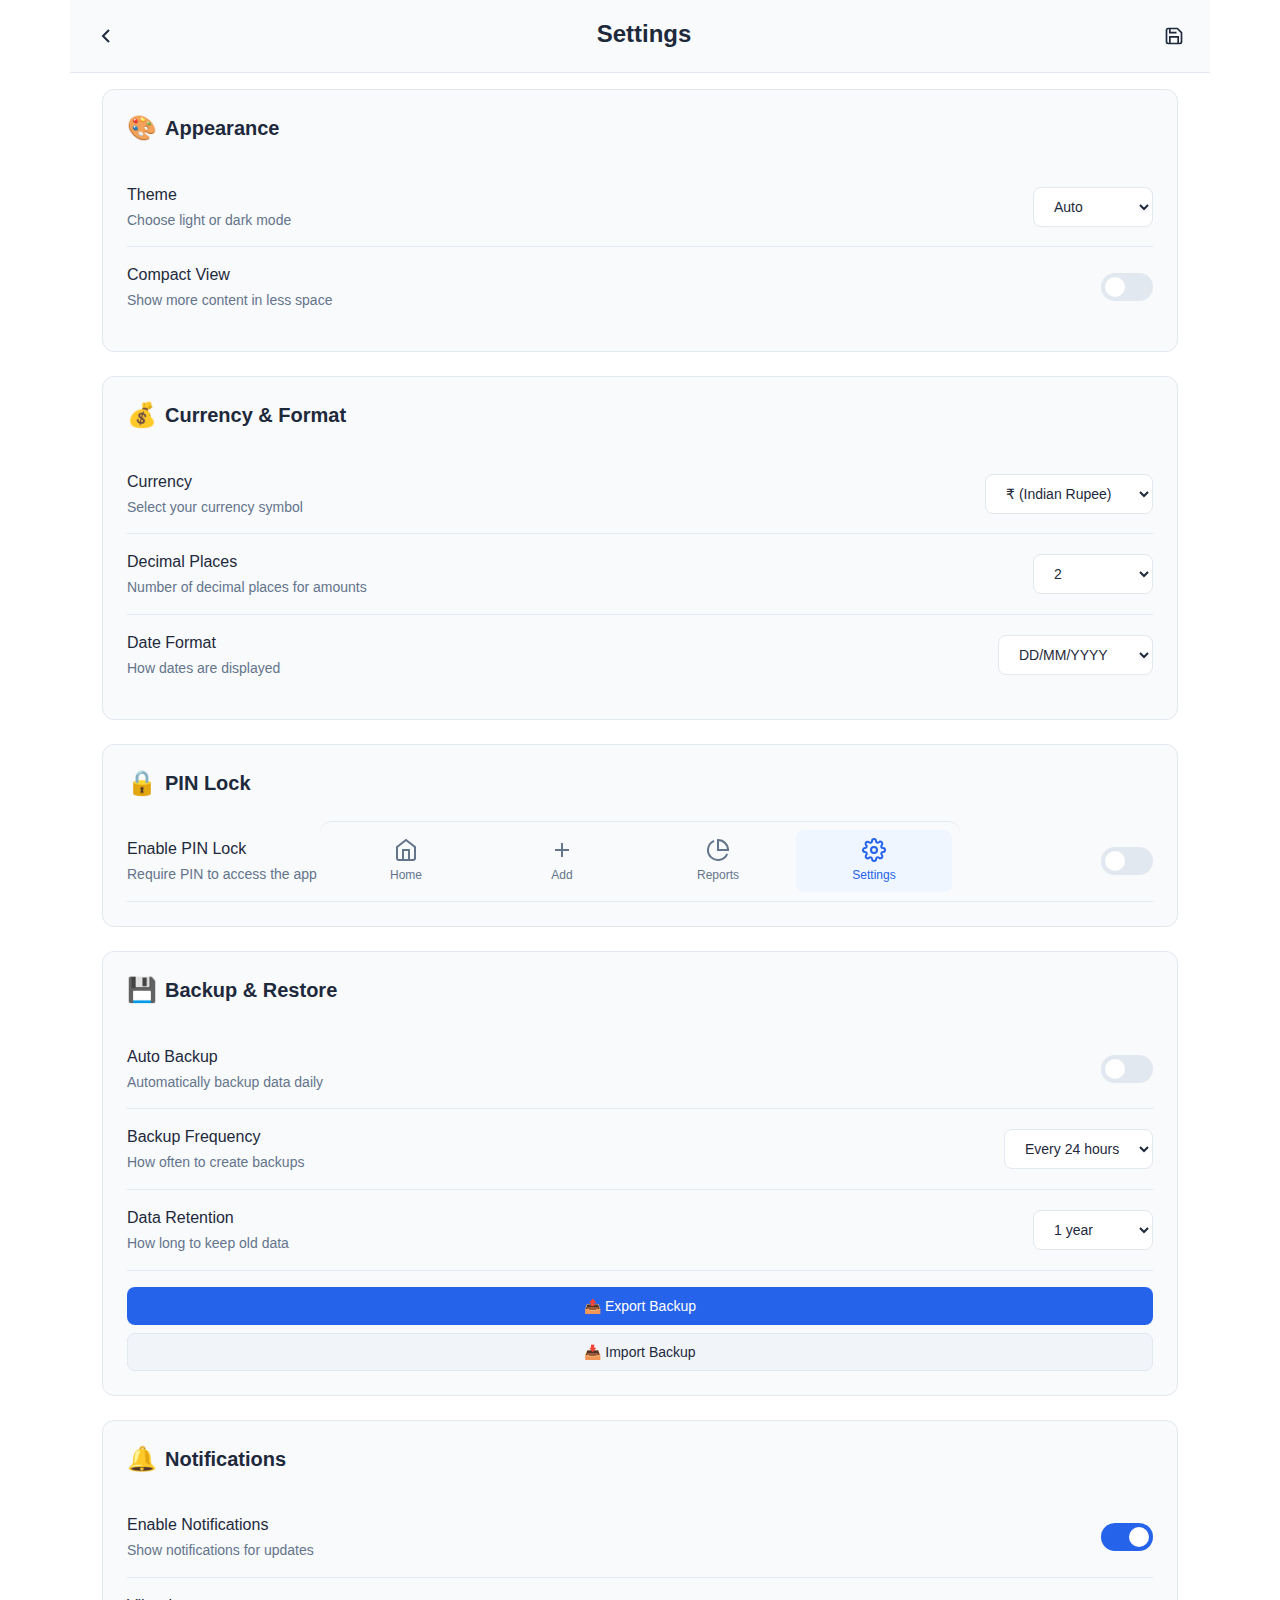
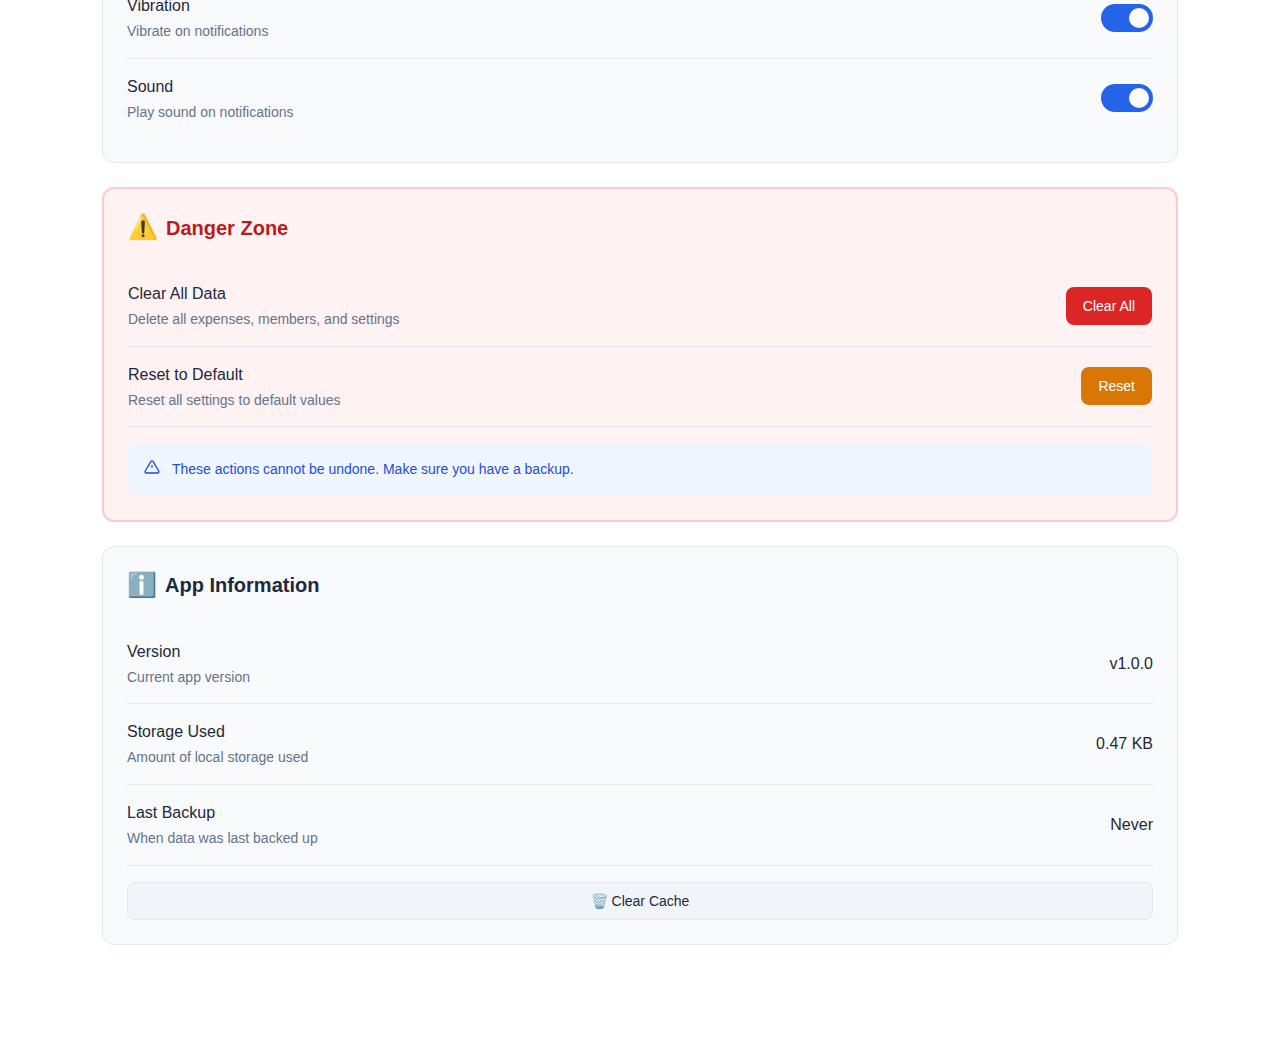
<file: settings.html>
<!DOCTYPE html>
<html lang="en" data-theme="light">

<head>
    <meta charset="UTF-8">
    <meta name="viewport" content="width=device-width, initial-scale=1.0, maximum-scale=5.0, user-scalable=yes">
    <meta name="apple-mobile-web-app-capable" content="yes">
    <meta name="apple-mobile-web-app-status-bar-style" content="black-translucent">
    <title>Settings - Roommate Expenses</title>
    <link rel="stylesheet" href="css/style.css">
    <link rel="stylesheet" href="css/responsive.css">
    <link rel="manifest" href="manifest.json">
    <link rel="icon"
        href="data:image/svg+xml,<svg xmlns=%22http://www.w3.org/2000/svg%22 viewBox=%220 0 100 100%22><text y=%22.9em%22 font-size=%2290%22>💰</text></svg>">
    <style>
        .settings-section {
            background: var(--bg-secondary);
            border-radius: var(--radius-lg);
            padding: 1.5rem;
            margin-bottom: 1.5rem;
            border: 1px solid var(--border-color);
        }

        .settings-section h2 {
            font-size: 1.25rem;
            margin-bottom: 1.5rem;
            color: var(--text-primary);
            display: flex;
            align-items: center;
            gap: 0.5rem;
        }

        .settings-section h2 .icon {
            font-size: 1.5rem;
        }

        .setting-item {
            display: flex;
            align-items: center;
            justify-content: space-between;
            padding: 1rem 0;
            border-bottom: 1px solid var(--border-color);
        }

        .setting-item:last-child {
            border-bottom: none;
        }

        .setting-info {
            flex: 1;
        }

        .setting-title {
            font-weight: 500;
            margin-bottom: 0.25rem;
            color: var(--text-primary);
        }

        .setting-description {
            font-size: 0.875rem;
            color: var(--text-secondary);
            line-height: 1.4;
        }

        .setting-control {
            margin-left: 1rem;
            flex-shrink: 0;
        }

        .switch {
            position: relative;
            display: inline-block;
            width: 52px;
            height: 28px;
        }

        .switch input {
            opacity: 0;
            width: 0;
            height: 0;
        }

        .slider {
            position: absolute;
            cursor: pointer;
            top: 0;
            left: 0;
            right: 0;
            bottom: 0;
            background-color: var(--border-color);
            transition: .4s;
            border-radius: 34px;
        }

        .slider:before {
            position: absolute;
            content: "";
            height: 20px;
            width: 20px;
            left: 4px;
            bottom: 4px;
            background-color: white;
            transition: .4s;
            border-radius: 50%;
        }

        input:checked+.slider {
            background-color: var(--primary-600);
        }

        input:checked+.slider:before {
            transform: translateX(24px);
        }

        .select-control {
            min-width: 120px;
        }

        .number-control {
            width: 80px;
            text-align: center;
        }

        .danger-zone {
            border: 2px solid var(--danger-200);
            background: var(--danger-50);
        }

        .danger-zone h2 {
            color: var(--danger-700);
        }

        .pin-input-container {
            display: flex;
            gap: 0.5rem;
            margin: 1rem 0;
        }

        .pin-input {
            width: 3rem;
            height: 3rem;
            text-align: center;
            font-size: 1.5rem;
            font-weight: 600;
            border: 2px solid var(--border-color);
            border-radius: var(--radius-md);
            background: var(--bg-primary);
            color: var(--text-primary);
        }

        .pin-input:focus {
            border-color: var(--primary-600);
            outline: none;
        }

        .pin-dots {
            display: flex;
            gap: 0.5rem;
            margin: 1rem 0;
        }

        .pin-dot {
            width: 1rem;
            height: 1rem;
            border-radius: 50%;
            background: var(--border-color);
        }

        .pin-dot.filled {
            background: var(--primary-600);
        }

        .keypad {
            display: grid;
            grid-template-columns: repeat(3, 1fr);
            gap: 0.5rem;
            margin: 1rem 0;
        }

        .keypad-btn {
            height: 3.5rem;
            font-size: 1.25rem;
            font-weight: 600;
            border: 1px solid var(--border-color);
            border-radius: var(--radius-lg);
            background: var(--bg-secondary);
            color: var(--text-primary);
            cursor: pointer;
            transition: all 0.2s ease;
        }

        .keypad-btn:hover {
            background: var(--bg-tertiary);
        }

        .keypad-btn:active {
            transform: scale(0.95);
        }

        .backspace-btn {
            grid-column: span 2;
        }

        .empty-state {
            text-align: center;
            padding: 3rem 1rem;
            color: var(--text-secondary);
        }

        .empty-state-icon {
            font-size: 3rem;
            margin-bottom: 1rem;
            opacity: 0.3;
        }

        .empty-state-message {
            font-size: 1rem;
            margin-bottom: 1.5rem;
        }
    </style>
</head>

<body>
    <div class="app-container">
        <!-- Header -->
        <header class="app-header">
            <div class="header-main">
                <a href="index.html" class="icon-btn back-button">
                    <svg width="24" height="24" viewBox="0 0 24 24" fill="none" stroke="currentColor" stroke-width="2">
                        <polyline points="15 18 9 12 15 6" />
                    </svg>
                </a>
                <div class="header-title">
                    <h1>Settings</h1>
                </div>
                <div class="header-actions">
                    <button class="icon-btn" id="saveSettingsBtn">
                        <svg width="20" height="20" viewBox="0 0 24 24" fill="none" stroke="currentColor"
                            stroke-width="2">
                            <path d="M19 21H5a2 2 0 0 1-2-2V5a2 2 0 0 1 2-2h11l5 5v11a2 2 0 0 1-2 2z" />
                            <polyline points="17 21 17 13 7 13 7 21" />
                            <polyline points="7 3 7 8 15 8" />
                        </svg>
                    </button>
                </div>
            </div>
        </header>

        <!-- Main Content -->
        <main class="main-content">
            <!-- App Settings -->
            <section class="settings-section" id="appearanceSection">
                <h2>
                    <span class="icon">🎨</span>
                    <span>Appearance</span>
                </h2>

                <div class="setting-item">
                    <div class="setting-info">
                        <div class="setting-title">Theme</div>
                        <div class="setting-description">Choose light or dark mode</div>
                    </div>
                    <div class="setting-control">
                        <select id="themeSelect" class="form-control select-control">
                            <option value="auto">Auto</option>
                            <option value="light">Light</option>
                            <option value="dark">Dark</option>
                        </select>
                    </div>
                </div>

                <div class="setting-item">
                    <div class="setting-info">
                        <div class="setting-title">Compact View</div>
                        <div class="setting-description">Show more content in less space</div>
                    </div>
                    <div class="setting-control">
                        <label class="switch">
                            <input type="checkbox" id="compactViewToggle">
                            <span class="slider"></span>
                        </label>
                    </div>
                </div>
            </section>

            <!-- Currency & Format -->
            <section class="settings-section" id="currencySection">
                <h2>
                    <span class="icon">💰</span>
                    <span>Currency & Format</span>
                </h2>

                <div class="setting-item">
                    <div class="setting-info">
                        <div class="setting-title">Currency</div>
                        <div class="setting-description">Select your currency symbol</div>
                    </div>
                    <div class="setting-control">
                        <select id="currencySelect" class="form-control select-control">
                            <option value="₹">₹ (Indian Rupee)</option>
                            <option value="$">$ (US Dollar)</option>
                            <option value="€">€ (Euro)</option>
                            <option value="£">£ (British Pound)</option>
                            <option value="¥">¥ (Japanese Yen)</option>
                            <option value="₩">₩ (Korean Won)</option>
                            <option value="₽">₽ (Russian Ruble)</option>
                        </select>
                    </div>
                </div>

                <div class="setting-item">
                    <div class="setting-info">
                        <div class="setting-title">Decimal Places</div>
                        <div class="setting-description">Number of decimal places for amounts</div>
                    </div>
                    <div class="setting-control">
                        <select id="decimalPlacesSelect" class="form-control select-control">
                            <option value="0">0</option>
                            <option value="1">1</option>
                            <option value="2" selected>2</option>
                            <option value="3">3</option>
                        </select>
                    </div>
                </div>

                <div class="setting-item">
                    <div class="setting-info">
                        <div class="setting-title">Date Format</div>
                        <div class="setting-description">How dates are displayed</div>
                    </div>
                    <div class="setting-control">
                        <select id="dateFormatSelect" class="form-control select-control">
                            <option value="dd/mm/yyyy">DD/MM/YYYY</option>
                            <option value="mm/dd/yyyy">MM/DD/YYYY</option>
                            <option value="yyyy-mm-dd">YYYY-MM-DD</option>
                            <option value="dd mmm yyyy">DD MMM YYYY</option>
                        </select>
                    </div>
                </div>
            </section>

            <!-- PIN Lock -->
            <section class="settings-section" id="pinSection">
                <h2>
                    <span class="icon">🔒</span>
                    <span>PIN Lock</span>
                </h2>

                <div class="setting-item">
                    <div class="setting-info">
                        <div class="setting-title">Enable PIN Lock</div>
                        <div class="setting-description">Require PIN to access the app</div>
                    </div>
                    <div class="setting-control">
                        <label class="switch">
                            <input type="checkbox" id="pinLockToggle">
                            <span class="slider"></span>
                        </label>
                    </div>
                </div>

                <div id="pinSetupContainer" style="display: none;">
                    <div class="setting-item">
                        <div class="setting-info">
                            <div class="setting-title">Set PIN</div>
                            <div class="setting-description">Enter a 4-digit PIN</div>
                        </div>
                    </div>

                    <div class="pin-dots" id="pinDots">
                        <div class="pin-dot"></div>
                        <div class="pin-dot"></div>
                        <div class="pin-dot"></div>
                        <div class="pin-dot"></div>
                    </div>

                    <div class="keypad">
                        <button class="keypad-btn" data-key="1">1</button>
                        <button class="keypad-btn" data-key="2">2</button>
                        <button class="keypad-btn" data-key="3">3</button>
                        <button class="keypad-btn" data-key="4">4</button>
                        <button class="keypad-btn" data-key="5">5</button>
                        <button class="keypad-btn" data-key="6">6</button>
                        <button class="keypad-btn" data-key="7">7</button>
                        <button class="keypad-btn" data-key="8">8</button>
                        <button class="keypad-btn" data-key="9">9</button>
                        <button class="keypad-btn" data-key="0">0</button>
                        <button class="keypad-btn backspace-btn" id="backspaceBtn">
                            ⌫ Backspace
                        </button>
                    </div>

                    <div class="info-message mt-2">
                        <svg width="16" height="16" viewBox="0 0 24 24" fill="none" stroke="currentColor"
                            stroke-width="2">
                            <circle cx="12" cy="12" r="10" />
                            <line x1="12" y1="16" x2="12" y2="12" />
                            <line x1="12" y1="8" x2="12.01" y2="8" />
                        </svg>
                        <span>Remember your PIN. There is no recovery option if you forget it.</span>
                    </div>
                </div>
            </section>

            <!-- Backup & Restore -->
            <section class="settings-section" id="backupSection">
                <h2>
                    <span class="icon">💾</span>
                    <span>Backup & Restore</span>
                </h2>

                <div class="setting-item">
                    <div class="setting-info">
                        <div class="setting-title">Auto Backup</div>
                        <div class="setting-description">Automatically backup data daily</div>
                    </div>
                    <div class="setting-control">
                        <label class="switch">
                            <input type="checkbox" id="autoBackupToggle">
                            <span class="slider"></span>
                        </label>
                    </div>
                </div>

                <div class="setting-item">
                    <div class="setting-info">
                        <div class="setting-title">Backup Frequency</div>
                        <div class="setting-description">How often to create backups</div>
                    </div>
                    <div class="setting-control">
                        <select id="backupFrequencySelect" class="form-control select-control">
                            <option value="6">Every 6 hours</option>
                            <option value="12">Every 12 hours</option>
                            <option value="24" selected>Every 24 hours</option>
                            <option value="168">Weekly</option>
                        </select>
                    </div>
                </div>

                <div class="setting-item">
                    <div class="setting-info">
                        <div class="setting-title">Data Retention</div>
                        <div class="setting-description">How long to keep old data</div>
                    </div>
                    <div class="setting-control">
                        <select id="dataRetentionSelect" class="form-control select-control">
                            <option value="30">30 days</option>
                            <option value="90">90 days</option>
                            <option value="180">6 months</option>
                            <option value="365" selected>1 year</option>
                            <option value="0">Forever</option>
                        </select>
                    </div>
                </div>

                <div class="setting-actions mt-3">
                    <button class="btn primary-btn full-width mb-2" id="exportBackupBtn">
                        📤 Export Backup
                    </button>
                    <button class="btn secondary-btn full-width" id="importBackupBtn">
                        📥 Import Backup
                    </button>
                </div>
            </section>

            <!-- Notifications -->
            <section class="settings-section" id="notificationsSection">
                <h2>
                    <span class="icon">🔔</span>
                    <span>Notifications</span>
                </h2>

                <div class="setting-item">
                    <div class="setting-info">
                        <div class="setting-title">Enable Notifications</div>
                        <div class="setting-description">Show notifications for updates</div>
                    </div>
                    <div class="setting-control">
                        <label class="switch">
                            <input type="checkbox" id="notificationsToggle">
                            <span class="slider"></span>
                        </label>
                    </div>
                </div>

                <div class="setting-item">
                    <div class="setting-info">
                        <div class="setting-title">Vibration</div>
                        <div class="setting-description">Vibrate on notifications</div>
                    </div>
                    <div class="setting-control">
                        <label class="switch">
                            <input type="checkbox" id="vibrationToggle">
                            <span class="slider"></span>
                        </label>
                    </div>
                </div>

                <div class="setting-item">
                    <div class="setting-info">
                        <div class="setting-title">Sound</div>
                        <div class="setting-description">Play sound on notifications</div>
                    </div>
                    <div class="setting-control">
                        <label class="switch">
                            <input type="checkbox" id="soundToggle">
                            <span class="slider"></span>
                        </label>
                    </div>
                </div>
            </section>

            <!-- Danger Zone -->
            <section class="settings-section danger-zone" id="dangerSection">
                <h2>
                    <span class="icon">⚠️</span>
                    <span>Danger Zone</span>
                </h2>

                <div class="setting-item">
                    <div class="setting-info">
                        <div class="setting-title">Clear All Data</div>
                        <div class="setting-description">Delete all expenses, members, and settings</div>
                    </div>
                    <div class="setting-control">
                        <button class="btn danger-btn" id="clearAllDataBtn">
                            Clear All
                        </button>
                    </div>
                </div>

                <div class="setting-item">
                    <div class="setting-info">
                        <div class="setting-title">Reset to Default</div>
                        <div class="setting-description">Reset all settings to default values</div>
                    </div>
                    <div class="setting-control">
                        <button class="btn warning-btn" id="resetSettingsBtn">
                            Reset
                        </button>
                    </div>
                </div>

                <div class="info-message mt-3">
                    <svg width="16" height="16" viewBox="0 0 24 24" fill="none" stroke="currentColor" stroke-width="2">
                        <path
                            d="M10.29 3.86L1.82 18a2 2 0 0 0 1.71 3h16.94a2 2 0 0 0 1.71-3L13.71 3.86a2 2 0 0 0-3.42 0z" />
                        <line x1="12" y1="9" x2="12" y2="13" />
                        <line x1="12" y1="17" x2="12.01" y2="17" />
                    </svg>
                    <span>These actions cannot be undone. Make sure you have a backup.</span>
                </div>
            </section>

            <!-- App Info -->
            <section class="settings-section" id="infoSection">
                <h2>
                    <span class="icon">ℹ️</span>
                    <span>App Information</span>
                </h2>

                <div class="setting-item">
                    <div class="setting-info">
                        <div class="setting-title">Version</div>
                        <div class="setting-description">Current app version</div>
                    </div>
                    <div class="setting-control">
                        <span>v1.0.0</span>
                    </div>
                </div>

                <div class="setting-item">
                    <div class="setting-info">
                        <div class="setting-title">Storage Used</div>
                        <div class="setting-description">Amount of local storage used</div>
                    </div>
                    <div class="setting-control">
                        <span id="storageUsed">Calculating...</span>
                    </div>
                </div>

                <div class="setting-item">
                    <div class="setting-info">
                        <div class="setting-title">Last Backup</div>
                        <div class="setting-description">When data was last backed up</div>
                    </div>
                    <div class="setting-control">
                        <span id="lastBackup">Never</span>
                    </div>
                </div>

                <div class="setting-actions mt-3">
                    <button class="btn secondary-btn full-width" id="clearCacheBtn">
                        🗑️ Clear Cache
                    </button>
                </div>
            </section>
        </main>

        <!-- Bottom Navigation -->
        <nav class="bottom-nav">
            <a href="index.html" class="nav-item">
                <svg class="nav-icon" width="24" height="24" viewBox="0 0 24 24" fill="none" stroke="currentColor"
                    stroke-width="2">
                    <path d="M3 9l9-7 9 7v11a2 2 0 0 1-2 2H5a2 2 0 0 1-2-2z" />
                    <polyline points="9 22 9 12 15 12 15 22" />
                </svg>
                <span class="nav-label">Home</span>
            </a>
            <a href="add-expense.html" class="nav-item">
                <svg class="nav-icon" width="24" height="24" viewBox="0 0 24 24" fill="none" stroke="currentColor"
                    stroke-width="2">
                    <line x1="12" y1="5" x2="12" y2="19" />
                    <line x1="5" y1="12" x2="19" y2="12" />
                </svg>
                <span class="nav-label">Add</span>
            </a>
            <a href="summary.html" class="nav-item">
                <svg class="nav-icon" width="24" height="24" viewBox="0 0 24 24" fill="none" stroke="currentColor"
                    stroke-width="2">
                    <path d="M21.21 15.89A10 10 0 1 1 8 2.83" />
                    <path d="M22 12A10 10 0 0 0 12 2v10z" />
                </svg>
                <span class="nav-label">Reports</span>
            </a>
            <a href="settings.html" class="nav-item active">
                <svg class="nav-icon" width="24" height="24" viewBox="0 0 24 24" fill="none" stroke="currentColor"
                    stroke-width="2">
                    <circle cx="12" cy="12" r="3" />
                    <path
                        d="M19.4 15a1.65 1.65 0 0 0 .33 1.82l.06.06a2 2 0 0 1 0 2.83 2 2 0 0 1-2.83 0l-.06-.06a1.65 1.65 0 0 0-1.82-.33 1.65 1.65 0 0 0-1 1.51V21a2 2 0 0 1-2 2 2 2 0 0 1-2-2v-.09A1.65 1.65 0 0 0 9 19.4a1.65 1.65 0 0 0-1.82.33l-.06.06a2 2 0 0 1-2.83 0 2 2 0 0 1 0-2.83l.06-.06a1.65 1.65 0 0 0 .33-1.82 1.65 1.65 0 0 0-1.51-1H3a2 2 0 0 1-2-2 2 2 0 0 1 2-2h.09A1.65 1.65 0 0 0 4.6 9a1.65 1.65 0 0 0-.33-1.82l-.06-.06a2 2 0 0 1 0-2.83 2 2 0 0 1 2.83 0l.06.06a1.65 1.65 0 0 0 1.82.33H9a1.65 1.65 0 0 0 1-1.51V3a2 2 0 0 1 2-2 2 2 0 0 1 2 2v.09a1.65 1.65 0 0 0 1 1.51 1.65 1.65 0 0 0 1.82-.33l.06-.06a2 2 0 0 1 2.83 0 2 2 0 0 1 0 2.83l-.06.06a1.65 1.65 0 0 0-.33 1.82V9a1.65 1.65 0 0 0 1.51 1H21a2 2 0 0 1 2 2 2 2 0 0 1-2 2h-.09a1.65 1.65 0 0 0-1.51 1z" />
                </svg>
                <span class="nav-label">Settings</span>
            </a>
        </nav>

        <!-- Toast Container -->
        <div class="toast-container" id="toastContainer"></div>

        <!-- Modals -->
        <div class="modal-overlay" id="modalOverlay" style="display: none;"></div>

        <div class="modal" id="exportModal" style="display: none;">
            <div class="modal-header">
                <h3>Export Data</h3>
                <button class="icon-btn close-modal" data-modal="exportModal">
                    <svg width="20" height="20" viewBox="0 0 24 24" fill="none" stroke="currentColor" stroke-width="2">
                        <line x1="18" y1="6" x2="6" y2="18" />
                        <line x1="6" y1="6" x2="18" y2="18" />
                    </svg>
                </button>
            </div>
            <div class="modal-body">
                <textarea id="exportDataText" readonly rows="10" class="textarea"></textarea>
                <button class="btn primary-btn full-width" id="copyExportBtn">Copy to Clipboard</button>
                <button class="btn secondary-btn full-width mt-2" id="downloadExportBtn">Download as File</button>
            </div>
        </div>

        <div class="modal" id="importModal" style="display: none;">
            <div class="modal-header">
                <h3>Import Data</h3>
                <button class="icon-btn close-modal" data-modal="importModal">
                    <svg width="20" height="20" viewBox="0 0 24 24" fill="none" stroke="currentColor" stroke-width="2">
                        <line x1="18" y1="6" x2="6" y2="18" />
                        <line x1="6" y1="6" x2="18" y2="18" />
                    </svg>
                </button>
            </div>
            <div class="modal-body">
                <div class="form-group">
                    <label for="importFile" class="form-label">Select backup file</label>
                    <input type="file" id="importFile" class="form-control" accept=".json">
                </div>
                <div class="modal-actions">
                    <button class="btn secondary-btn" data-modal="importModal">Cancel</button>
                    <button class="btn primary-btn" id="confirmImportBtn">Import Data</button>
                </div>
            </div>
        </div>

        <div class="modal" id="clearDataModal" style="display: none;">
            <div class="modal-header">
                <h3>Clear All Data</h3>
                <button class="icon-btn close-modal" data-modal="clearDataModal">
                    <svg width="20" height="20" viewBox="0 0 24 24" fill="none" stroke="currentColor" stroke-width="2">
                        <line x1="18" y1="6" x2="6" y2="18" />
                        <line x1="6" y1="6" x2="18" y2="18" />
                    </svg>
                </button>
            </div>
            <div class="modal-body">
                <div class="warning-message">
                    <svg width="24" height="24" viewBox="0 0 24 24" fill="none" stroke="currentColor" stroke-width="2">
                        <path
                            d="M10.29 3.86L1.82 18a2 2 0 0 0 1.71 3h16.94a2 2 0 0 0 1.71-3L13.71 3.86a2 2 0 0 0-3.42 0z" />
                        <line x1="12" y1="9" x2="12" y2="13" />
                        <line x1="12" y1="17" x2="12.01" y2="17" />
                    </svg>
                    <p>This will delete ALL data including expenses, members, and settings. This action cannot be
                        undone.</p>
                </div>
                <div class="modal-actions">
                    <button class="btn secondary-btn" data-modal="clearDataModal">Cancel</button>
                    <button class="btn danger-btn" id="confirmClearBtn">Clear All Data</button>
                </div>
            </div>
        </div>

        <div class="modal" id="resetSettingsModal" style="display: none;">
            <div class="modal-header">
                <h3>Reset Settings</h3>
                <button class="icon-btn close-modal" data-modal="resetSettingsModal">
                    <svg width="20" height="20" viewBox="0 0 24 24" fill="none" stroke="currentColor" stroke-width="2">
                        <line x1="18" y1="6" x2="6" y2="18" />
                        <line x1="6" y1="6" x2="18" y2="18" />
                    </svg>
                </button>
            </div>
            <div class="modal-body">
                <div class="warning-message">
                    <svg width="24" height="24" viewBox="0 0 24 24" fill="none" stroke="currentColor" stroke-width="2">
                        <path
                            d="M10.29 3.86L1.82 18a2 2 0 0 0 1.71 3h16.94a2 2 0 0 0 1.71-3L13.71 3.86a2 2 0 0 0-3.42 0z" />
                        <line x1="12" y1="9" x2="12" y2="13" />
                        <line x1="12" y1="17" x2="12.01" y2="17" />
                    </svg>
                    <p>This will reset all settings to their default values. Your expenses and members will not be
                        affected.</p>
                </div>
                <div class="modal-actions">
                    <button class="btn secondary-btn" data-modal="resetSettingsModal">Cancel</button>
                    <button class="btn warning-btn" id="confirmResetBtn">Reset Settings</button>
                </div>
            </div>
        </div>

        <div class="modal" id="clearCacheModal" style="display: none;">
            <div class="modal-header">
                <h3>Clear Cache</h3>
                <button class="icon-btn close-modal" data-modal="clearCacheModal">
                    <svg width="20" height="20" viewBox="0 0 24 24" fill="none" stroke="currentColor" stroke-width="2">
                        <line x1="18" y1="6" x2="6" y2="18" />
                        <line x1="6" y1="6" x2="18" y2="18" />
                    </svg>
                </button>
            </div>
            <div class="modal-body">
                <div class="info-message">
                    <svg width="24" height="24" viewBox="0 0 24 24" fill="none" stroke="currentColor" stroke-width="2">
                        <circle cx="12" cy="12" r="10" />
                        <line x1="12" y1="16" x2="12" y2="12" />
                        <line x1="12" y1="8" x2="12.01" y2="8" />
                    </svg>
                    <p>Clearing cache will remove temporary files and free up storage space. Your data will not be
                        affected.</p>
                </div>
                <div class="modal-actions">
                    <button class="btn secondary-btn" data-modal="clearCacheModal">Cancel</button>
                    <button class="btn primary-btn" id="confirmClearCacheBtn">Clear Cache</button>
                </div>
            </div>
        </div>
    </div>

    <script src="js/storage.js"></script>
    <script>
        document.addEventListener('DOMContentLoaded', function () {
            // Wait for storage.js to load
            setTimeout(initSettingsPage, 100);
        });

        let currentPin = '';

        function initSettingsPage() {
            // Check if storage is available
            if (typeof storage === 'undefined' || !storage) {
                console.error('Storage module not loaded');
                showToast('Error: Storage module not available', 'error');
                return;
            }

            // Load settings
            loadSettings();

            // Setup storage calculation
            calculateStorageUsed();

            // Setup PIN lock toggle
            const pinToggle = document.getElementById('pinLockToggle');
            if (pinToggle) {
                pinToggle.addEventListener('change', function () {
                    const pinContainer = document.getElementById('pinSetupContainer');
                    if (pinContainer) {
                        pinContainer.style.display = this.checked ? 'block' : 'none';
                        if (this.checked) {
                            setupPinEntry();
                        }
                    }
                });
            }

            // Setup save button
            const saveBtn = document.getElementById('saveSettingsBtn');
            if (saveBtn) {
                saveBtn.addEventListener('click', saveSettings);
            }

            // Setup export/import buttons
            const exportBtn = document.getElementById('exportBackupBtn');
            const importBtn = document.getElementById('importBackupBtn');
            if (exportBtn) exportBtn.addEventListener('click', showExportModal);
            if (importBtn) importBtn.addEventListener('click', showImportModal);

            // Setup danger zone buttons
            const clearBtn = document.getElementById('clearAllDataBtn');
            const resetBtn = document.getElementById('resetSettingsBtn');
            const clearCacheBtn = document.getElementById('clearCacheBtn');
            if (clearBtn) clearBtn.addEventListener('click', showClearDataModal);
            if (resetBtn) resetBtn.addEventListener('click', showResetSettingsModal);
            if (clearCacheBtn) clearCacheBtn.addEventListener('click', showClearCacheModal);

            // Setup modal close buttons
            document.querySelectorAll('.close-modal').forEach(btn => {
                btn.addEventListener('click', function () {
                    const modalId = this.getAttribute('data-modal');
                    closeModal(modalId);
                });
            });

            // Setup modal overlay
            const overlay = document.getElementById('modalOverlay');
            if (overlay) {
                overlay.addEventListener('click', function () {
                    closeAllModals();
                });
            }
        }

        function loadSettings() {
            try {
                const settings = storage.getSettings() || {};

                // Theme
                const themeSelect = document.getElementById('themeSelect');
                if (themeSelect) {
                    themeSelect.value = settings.theme || 'auto';
                }

                // Compact view
                const compactToggle = document.getElementById('compactViewToggle');
                if (compactToggle) {
                    compactToggle.checked = settings.compactView || false;
                }

                // Currency
                const currencySelect = document.getElementById('currencySelect');
                if (currencySelect) {
                    currencySelect.value = settings.currency || '₹';
                }

                // Decimal places
                const decimalSelect = document.getElementById('decimalPlacesSelect');
                if (decimalSelect) {
                    decimalSelect.value = settings.decimalPlaces || 2;
                }

                // Date format
                const dateFormatSelect = document.getElementById('dateFormatSelect');
                if (dateFormatSelect) {
                    dateFormatSelect.value = settings.dateFormat || 'dd/mm/yyyy';
                }

                // PIN lock
                const pinToggle = document.getElementById('pinLockToggle');
                if (pinToggle) {
                    pinToggle.checked = settings.pinEnabled || false;
                    const pinContainer = document.getElementById('pinSetupContainer');
                    if (pinContainer) {
                        pinContainer.style.display = pinToggle.checked ? 'block' : 'none';
                        if (pinToggle.checked) {
                            setupPinEntry();
                        }
                    }
                }

                // Auto backup
                const autoBackupToggle = document.getElementById('autoBackupToggle');
                if (autoBackupToggle) {
                    autoBackupToggle.checked = settings.autoBackup || false;
                }

                // Backup frequency
                const backupFrequencySelect = document.getElementById('backupFrequencySelect');
                if (backupFrequencySelect) {
                    backupFrequencySelect.value = settings.backupFrequency || 24;
                }

                // Data retention
                const dataRetentionSelect = document.getElementById('dataRetentionSelect');
                if (dataRetentionSelect) {
                    dataRetentionSelect.value = settings.dataRetention || 365;
                }

                // Notifications
                const notificationsToggle = document.getElementById('notificationsToggle');
                if (notificationsToggle) {
                    notificationsToggle.checked = settings.notifications || false;
                }

                // Vibration
                const vibrationToggle = document.getElementById('vibrationToggle');
                if (vibrationToggle) {
                    vibrationToggle.checked = settings.vibration || false;
                }

                // Sound
                const soundToggle = document.getElementById('soundToggle');
                if (soundToggle) {
                    soundToggle.checked = settings.sound || false;
                }

                // Last backup
                const lastBackupElement = document.getElementById('lastBackup');
                if (lastBackupElement && settings.lastBackup) {
                    const date = new Date(settings.lastBackup);
                    lastBackupElement.textContent = date.toLocaleDateString();
                }
            } catch (error) {
                console.error('Error loading settings:', error);
                showToast('Error loading settings', 'error');
            }
        }

        function saveSettings() {
            try {
                // Collect settings
                const settings = {
                    theme: document.getElementById('themeSelect').value,
                    compactView: document.getElementById('compactViewToggle').checked,
                    currency: document.getElementById('currencySelect').value,
                    decimalPlaces: parseInt(document.getElementById('decimalPlacesSelect').value),
                    dateFormat: document.getElementById('dateFormatSelect').value,
                    pinEnabled: document.getElementById('pinLockToggle').checked,
                    pin: currentPin || null,
                    autoBackup: document.getElementById('autoBackupToggle').checked,
                    backupFrequency: parseInt(document.getElementById('backupFrequencySelect').value),
                    dataRetention: parseInt(document.getElementById('dataRetentionSelect').value),
                    notifications: document.getElementById('notificationsToggle').checked,
                    vibration: document.getElementById('vibrationToggle').checked,
                    sound: document.getElementById('soundToggle').checked,
                    lastUpdated: new Date().toISOString()
                };

                // Save settings
                storage.saveSettings(settings);

                // Apply theme immediately
                if (settings.theme === 'auto') {
                    // Auto-detect based on system preference
                    const isDarkMode = window.matchMedia && window.matchMedia('(prefers-color-scheme: dark)').matches;
                    document.documentElement.setAttribute('data-theme', isDarkMode ? 'dark' : 'light');
                } else {
                    document.documentElement.setAttribute('data-theme', settings.theme);
                }

                showToast('Settings saved successfully!', 'success');
            } catch (error) {
                console.error('Error saving settings:', error);
                showToast('Error saving settings', 'error');
            }
        }

        function setupPinEntry() {
            currentPin = '';
            updatePinDots();

            // Setup keypad
            const keypadButtons = document.querySelectorAll('.keypad-btn[data-key]');
            keypadButtons.forEach(btn => {
                btn.addEventListener('click', function () {
                    if (currentPin.length < 4) {
                        currentPin += this.getAttribute('data-key');
                        updatePinDots();

                        if (currentPin.length === 4) {
                            // PIN complete - validate
                            validatePin();
                        }
                    }
                });
            });

            // Setup backspace
            const backspaceBtn = document.getElementById('backspaceBtn');
            if (backspaceBtn) {
                backspaceBtn.addEventListener('click', function () {
                    if (currentPin.length > 0) {
                        currentPin = currentPin.slice(0, -1);
                        updatePinDots();
                    }
                });
            }
        }

        function updatePinDots() {
            const dots = document.querySelectorAll('#pinDots .pin-dot');
            dots.forEach((dot, index) => {
                if (index < currentPin.length) {
                    dot.classList.add('filled');
                } else {
                    dot.classList.remove('filled');
                }
            });
        }

        function validatePin() {
            // Simple validation - PIN must be 4 digits
            if (currentPin.length === 4 && /^\d{4}$/.test(currentPin)) {
                showToast('PIN set successfully!', 'success');
                // PIN will be saved when settings are saved
            } else {
                showToast('PIN must be 4 digits', 'error');
                currentPin = '';
                updatePinDots();
            }
        }

        function calculateStorageUsed() {
            try {
                // Calculate approximate storage used
                const data = storage.exportData();
                const size = new Blob([data]).size;
                const sizeInKB = (size / 1024).toFixed(2);

                const storageElement = document.getElementById('storageUsed');
                if (storageElement) {
                    storageElement.textContent = `${sizeInKB} KB`;
                }
            } catch (error) {
                console.error('Error calculating storage:', error);
            }
        }

        function showExportModal() {
            try {
                const exportData = storage.exportData('json');
                const exportText = document.getElementById('exportDataText');
                if (exportText) {
                    exportText.value = exportData;
                }

                openModal('exportModal');

                // Setup copy button
                const copyBtn = document.getElementById('copyExportBtn');
                if (copyBtn) {
                    copyBtn.onclick = function () {
                        exportText.select();
                        document.execCommand('copy');
                        showToast('Copied to clipboard!', 'success');
                    };
                }

                // Setup download button
                const downloadBtn = document.getElementById('downloadExportBtn');
                if (downloadBtn) {
                    downloadBtn.onclick = function () {
                        const blob = new Blob([exportData], { type: 'application/json' });
                        const url = URL.createObjectURL(blob);
                        const a = document.createElement('a');
                        a.href = url;
                        a.download = `roommate-expenses-backup-${new Date().toISOString().split('T')[0]}.json`;
                        document.body.appendChild(a);
                        a.click();
                        document.body.removeChild(a);
                        URL.revokeObjectURL(url);
                        showToast('Download started!', 'success');
                    };
                }
            } catch (error) {
                console.error('Error exporting data:', error);
                showToast('Error exporting data', 'error');
            }
        }

        function showImportModal() {
            openModal('importModal');

            // Setup import button
            const importBtn = document.getElementById('confirmImportBtn');
            if (importBtn) {
                importBtn.onclick = function () {
                    const fileInput = document.getElementById('importFile');
                    if (!fileInput || !fileInput.files[0]) {
                        showToast('Please select a file', 'error');
                        return;
                    }

                    const file = fileInput.files[0];
                    const reader = new FileReader();

                    reader.onload = function (e) {
                        try {
                            storage.importData(e.target.result, 'json');
                            showToast('Data imported successfully!', 'success');
                            closeModal('importModal');
                            loadSettings();
                            calculateStorageUsed();
                        } catch (error) {
                            showToast('Import failed: ' + error.message, 'error');
                        }
                    };

                    reader.onerror = function () {
                        showToast('Failed to read file', 'error');
                    };

                    reader.readAsText(file);
                };
            }
        }

        function showClearDataModal() {
            openModal('clearDataModal');

            // Setup clear button
            const clearBtn = document.getElementById('confirmClearBtn');
            if (clearBtn) {
                clearBtn.onclick = function () {
                    try {
                        storage.clearAllData();
                        showToast('All data cleared', 'success');
                        closeModal('clearDataModal');
                        loadSettings();
                        calculateStorageUsed();
                    } catch (error) {
                        showToast('Error clearing data', 'error');
                    }
                };
            }
        }

        function showResetSettingsModal() {
            openModal('resetSettingsModal');

            // Setup reset button
            const resetBtn = document.getElementById('confirmResetBtn');
            if (resetBtn) {
                resetBtn.onclick = function () {
                    try {
                        // Reset to default settings
                        const defaultSettings = {
                            theme: 'auto',
                            compactView: false,
                            currency: '₹',
                            decimalPlaces: 2,
                            dateFormat: 'dd/mm/yyyy',
                            pinEnabled: false,
                            pin: null,
                            autoBackup: false,
                            backupFrequency: 24,
                            dataRetention: 365,
                            notifications: true,
                            vibration: true,
                            sound: true,
                            lastUpdated: new Date().toISOString()
                        };

                        storage.saveSettings(defaultSettings);
                        loadSettings();
                        showToast('Settings reset to default', 'success');
                        closeModal('resetSettingsModal');
                    } catch (error) {
                        showToast('Error resetting settings', 'error');
                    }
                };
            }
        }

        function showClearCacheModal() {
            openModal('clearCacheModal');

            // Setup clear cache button
            const clearBtn = document.getElementById('confirmClearCacheBtn');
            if (clearBtn) {
                clearBtn.onclick = function () {
                    try {
                        // Clear cache by reloading without cache
                        if ('caches' in window) {
                            caches.keys().then(function (names) {
                                for (let name of names)
                                    caches.delete(name);
                            });
                        }

                        // Clear localStorage cache (not actual data)
                        Object.keys(localStorage).forEach(key => {
                            if (key.startsWith('cache_') || key.startsWith('temp_')) {
                                localStorage.removeItem(key);
                            }
                        });

                        showToast('Cache cleared successfully!', 'success');
                        closeModal('clearCacheModal');
                        calculateStorageUsed();
                    } catch (error) {
                        showToast('Error clearing cache', 'error');
                    }
                };
            }
        }

        function openModal(modalId) {
            const modal = document.getElementById(modalId);
            const overlay = document.getElementById('modalOverlay');

            if (modal && overlay) {
                modal.style.display = 'block';
                overlay.style.display = 'block';

                // Add active class for animation
                setTimeout(() => {
                    modal.classList.add('active');
                    overlay.classList.add('active');
                }, 10);
            }
        }

        function closeModal(modalId) {
            const modal = document.getElementById(modalId);
            const overlay = document.getElementById('modalOverlay');

            if (modal) {
                modal.classList.remove('active');
                setTimeout(() => {
                    modal.style.display = 'none';
                    // Check if any other modals are open
                    const anyModalOpen = Array.from(document.querySelectorAll('.modal'))
                        .some(m => m.style.display === 'block');
                    if (!anyModalOpen && overlay) {
                        overlay.style.display = 'none';
                        overlay.classList.remove('active');
                    }
                }, 300);
            }
        }

        function closeAllModals() {
            document.querySelectorAll('.modal').forEach(modal => {
                modal.classList.remove('active');
                setTimeout(() => {
                    modal.style.display = 'none';
                }, 300);
            });

            const overlay = document.getElementById('modalOverlay');
            if (overlay) {
                overlay.style.display = 'none';
                overlay.classList.remove('active');
            }
        }

        function showToast(message, type = 'info') {
            const container = document.getElementById('toastContainer');
            if (!container) return;

            const toast = document.createElement('div');
            toast.className = `toast ${type}`;
            toast.innerHTML = `
                <div class="toast-content">
                    <div class="toast-message">${message}</div>
                </div>
                <button class="toast-close">
                    <svg width="16" height="16" viewBox="0 0 24 24" fill="none" stroke="currentColor" stroke-width="2">
                        <line x1="18" y1="6" x2="6" y2="18"/>
                        <line x1="6" y1="6" x2="18" y2="18"/>
                    </svg>
                </button>
            `;

            container.appendChild(toast);

            // Remove after 3 seconds
            setTimeout(() => {
                toast.style.animation = 'toastSlideOut 0.3s ease';
                setTimeout(() => {
                    if (toast.parentNode === container) {
                        container.removeChild(toast);
                    }
                }, 300);
            }, 3000);

            // Close button
            const closeBtn = toast.querySelector('.toast-close');
            if (closeBtn) {
                closeBtn.addEventListener('click', () => {
                    toast.style.animation = 'toastSlideOut 0.3s ease';
                    setTimeout(() => {
                        if (toast.parentNode === container) {
                            container.removeChild(toast);
                        }
                    }, 300);
                });
            }
        }
    </script>
</body>

</html>
</file>
<file: css/style.css>
/* CSS Variables */
:root {
    /* Light Theme */
    --bg-primary: #ffffff;
    --bg-secondary: #f8fafc;
    --bg-tertiary: #f1f5f9;
    --text-primary: #1e293b;
    --text-secondary: #64748b;
    --text-tertiary: #94a3b8;
    --border-color: #e2e8f0;
    --primary-50: #eff6ff;
    --primary-100: #dbeafe;
    --primary-200: #bfdbfe;
    --primary-300: #93c5fd;
    --primary-400: #60a5fa;
    --primary-500: #3b82f6;
    --primary-600: #2563eb;
    --primary-700: #1d4ed8;
    --success-50: #f0fdf4;
    --success-100: #dcfce7;
    --success-200: #bbf7d0;
    --success-300: #86efac;
    --success-400: #4ade80;
    --success-500: #22c55e;
    --success-600: #16a34a;
    --success-700: #15803d;
    --warning-50: #fffbeb;
    --warning-100: #fef3c7;
    --warning-200: #fde68a;
    --warning-300: #fcd34d;
    --warning-400: #fbbf24;
    --warning-500: #f59e0b;
    --warning-600: #d97706;
    --warning-700: #b45309;
    --danger-50: #fef2f2;
    --danger-100: #fee2e2;
    --danger-200: #fecaca;
    --danger-300: #fca5a5;
    --danger-400: #f87171;
    --danger-500: #ef4444;
    --danger-600: #dc2626;
    --danger-700: #b91c1c;
    --shadow-sm: 0 1px 2px 0 rgb(0 0 0 / 0.05);
    --shadow-md: 0 4px 6px -1px rgb(0 0 0 / 0.1);
    --shadow-lg: 0 10px 15px -3px rgb(0 0 0 / 0.1);
    --radius-sm: 0.375rem;
    --radius-md: 0.5rem;
    --radius-lg: 0.75rem;
    --radius-full: 9999px;
    --font-family: -apple-system, BlinkMacSystemFont, 'Segoe UI', Roboto, Oxygen, Ubuntu, sans-serif;
}

[data-theme="dark"] {
    --bg-primary: #0f172a;
    --bg-secondary: #1e293b;
    --bg-tertiary: #334155;
    --text-primary: #f1f5f9;
    --text-secondary: #cbd5e1;
    --text-tertiary: #94a3b8;
    --border-color: #475569;
    --primary-50: #1e3a8a;
    --primary-100: #1e40af;
    --primary-200: #1d4ed8;
    --primary-300: #2563eb;
    --primary-400: #3b82f6;
    --primary-500: #60a5fa;
    --primary-600: #93c5fd;
    --primary-700: #bfdbfe;
    --shadow-sm: 0 1px 2px 0 rgb(0 0 0 / 0.3);
    --shadow-md: 0 4px 6px -1px rgb(0 0 0 / 0.3);
    --shadow-lg: 0 10px 15px -3px rgb(0 0 0 / 0.3);
}

/* Reset & Base Styles */
* {
    margin: 0;
    padding: 0;
    box-sizing: border-box;
}

html {
    font-size: 16px;
    -webkit-text-size-adjust: 100%;
    -webkit-tap-highlight-color: transparent;
}

body {
    font-family: var(--font-family);
    background-color: var(--bg-primary);
    color: var(--text-primary);
    line-height: 1.5;
    min-height: 100vh;
    overflow-x: hidden;
}

/* Typography */
h1,
h2,
h3,
h4,
h5,
h6 {
    font-weight: 600;
    line-height: 1.2;
    margin-bottom: 0.5rem;
}

h1 {
    font-size: 1.5rem;
}

h2 {
    font-size: 1.25rem;
}

h3 {
    font-size: 1.125rem;
}

p {
    margin-bottom: 1rem;
}

/* Layout */
.app-container {
    display: flex;
    flex-direction: column;
    min-height: 100vh;
    max-width: 100%;
    margin: 0 auto;
}

.main-content {
    flex: 1;
    padding: 1rem;
    padding-bottom: calc(4rem + 1rem);
    /* Space for bottom nav */
}

.section {
    margin-bottom: 2rem;
}

.section-header {
    display: flex;
    align-items: center;
    justify-content: space-between;
    margin-bottom: 1rem;
}

/* Header */
.app-header {
    background-color: var(--bg-secondary);
    border-bottom: 1px solid var(--border-color);
    position: sticky;
    top: 0;
    z-index: 100;
}

.header-main {
    display: flex;
    align-items: center;
    justify-content: space-between;
    padding: 1rem;
}

.header-title {
    flex: 1;
    text-align: center;
}

.header-title h1 {
    margin-bottom: 0.25rem;
}

.current-month {
    font-size: 0.875rem;
    color: var(--text-secondary);
}

.header-actions {
    display: flex;
    gap: 0.5rem;
}

/* Bottom Navigation */
.bottom-nav {
    position: fixed;
    bottom: 0;
    left: 0;
    right: 0;
    background-color: var(--bg-secondary);
    border-top: 1px solid var(--border-color);
    display: flex;
    padding: 0.5rem;
    z-index: 100;
    backdrop-filter: blur(10px);
    -webkit-backdrop-filter: blur(10px);
}

.nav-item {
    flex: 1;
    display: flex;
    flex-direction: column;
    align-items: center;
    justify-content: center;
    padding: 0.5rem;
    text-decoration: none;
    color: var(--text-secondary);
    border-radius: var(--radius-md);
    transition: all 0.2s ease;
}

.nav-item.active {
    color: var(--primary-600);
    background-color: var(--primary-50);
}

.nav-icon {
    width: 1.5rem;
    height: 1.5rem;
    margin-bottom: 0.25rem;
}

.nav-label {
    font-size: 0.75rem;
    font-weight: 500;
}

/* Buttons */
.btn {
    display: inline-flex;
    align-items: center;
    justify-content: center;
    padding: 0.625rem 1rem;
    font-size: 0.875rem;
    font-weight: 500;
    border-radius: var(--radius-md);
    border: 1px solid transparent;
    cursor: pointer;
    transition: all 0.2s ease;
    text-decoration: none;
    white-space: nowrap;
    user-select: none;
    -webkit-user-select: none;
    -moz-user-select: none;
    -ms-user-select: none;
}

.btn:active {
    transform: translateY(1px);
}

.btn-small {
    padding: 0.375rem 0.75rem;
    font-size: 0.75rem;
}

.btn-large {
    padding: 0.75rem 1.5rem;
    font-size: 1rem;
}

.btn.full-width {
    width: 100%;
}

/* Button Variants */
.primary-btn {
    background-color: var(--primary-600);
    color: white;
}

.primary-btn:hover {
    background-color: var(--primary-700);
}

.secondary-btn {
    background-color: var(--bg-tertiary);
    color: var(--text-primary);
    border-color: var(--border-color);
}

.secondary-btn:hover {
    background-color: var(--border-color);
}

.warning-btn {
    background-color: var(--warning-600);
    color: white;
}

.warning-btn:hover {
    background-color: var(--warning-700);
}

.danger-btn {
    background-color: var(--danger-600);
    color: white;
}

.danger-btn:hover {
    background-color: var(--danger-700);
}

.text-btn {
    background: none;
    border: none;
    color: var(--primary-600);
    font-size: 0.875rem;
    font-weight: 500;
    cursor: pointer;
    text-decoration: none;
    padding: 0.25rem 0.5rem;
}

.text-btn:hover {
    text-decoration: underline;
}

.icon-btn {
    display: flex;
    align-items: center;
    justify-content: center;
    width: 2.5rem;
    height: 2.5rem;
    border-radius: var(--radius-full);
    background: none;
    border: none;
    color: var(--text-primary);
    cursor: pointer;
    transition: all 0.2s ease;
}

.icon-btn:hover {
    background-color: var(--bg-tertiary);
}

.back-button {
    margin-right: 0.5rem;
}

.nav-btn {
    display: flex;
    align-items: center;
    justify-content: center;
    width: 2.5rem;
    height: 2.5rem;
    border-radius: var(--radius-full);
    background: none;
    border: none;
    color: var(--text-primary);
    cursor: pointer;
    transition: all 0.2s ease;
}

.nav-btn:hover {
    background-color: var(--bg-tertiary);
}

/* Stats Cards */
.stats-grid {
    display: grid;
    grid-template-columns: repeat(2, 1fr);
    gap: 1rem;
    margin-bottom: 1.5rem;
}

.stat-card {
    background-color: var(--bg-secondary);
    border-radius: var(--radius-lg);
    padding: 1rem;
    display: flex;
    align-items: center;
    gap: 1rem;
    border: 1px solid var(--border-color);
}

.stat-card.primary {
    border-left: 4px solid var(--primary-600);
}

.stat-card.secondary {
    border-left: 4px solid var(--warning-600);
}

.stat-icon {
    font-size: 2rem;
    width: 3rem;
    height: 3rem;
    display: flex;
    align-items: center;
    justify-content: center;
    background-color: var(--bg-tertiary);
    border-radius: var(--radius-md);
}

.stat-info {
    flex: 1;
}

.stat-label {
    font-size: 0.875rem;
    color: var(--text-secondary);
    margin-bottom: 0.25rem;
}

.stat-value {
    font-size: 1.5rem;
    font-weight: 600;
    color: var(--text-primary);
}

/* Balances */
.balances-container {
    display: flex;
    flex-direction: column;
    gap: 0.75rem;
}

.balance-card {
    background-color: var(--bg-secondary);
    border-radius: var(--radius-lg);
    padding: 1rem;
    display: flex;
    align-items: center;
    gap: 1rem;
    border: 1px solid var(--border-color);
    transition: all 0.2s ease;
}

.balance-card:hover {
    transform: translateY(-2px);
    box-shadow: var(--shadow-md);
}

.balance-card.positive {
    border-left: 4px solid var(--success-600);
}

.balance-card.negative {
    border-left: 4px solid var(--danger-600);
}

.member-avatar {
    width: 2.5rem;
    height: 2.5rem;
    border-radius: 50%;
    display: flex;
    align-items: center;
    justify-content: center;
    font-weight: 600;
    color: white;
    font-size: 1rem;
    flex-shrink: 0;
}

.balance-info {
    flex: 1;
}

.member-name {
    font-weight: 500;
    margin-bottom: 0.25rem;
}

.balance-amount {
    font-size: 1.125rem;
    font-weight: 600;
}

.balance-amount.positive {
    color: var(--success-600);
}

.balance-amount.negative {
    color: var(--danger-600);
}

.balance-status {
    font-size: 0.75rem;
    font-weight: 500;
    padding: 0.25rem 0.5rem;
    border-radius: var(--radius-full);
}

.balance-status.present {
    background-color: var(--success-100);
    color: var(--success-700);
}

.balance-status.absent {
    background-color: var(--danger-100);
    color: var(--danger-700);
}

/* Settlements */
.settlements-list {
    display: flex;
    flex-direction: column;
    gap: 0.75rem;
}

.settlement-item {
    background-color: var(--bg-secondary);
    border-radius: var(--radius-lg);
    padding: 1rem;
    display: flex;
    align-items: center;
    justify-content: space-between;
    border: 1px solid var(--border-color);
}

.settlement-info {
    display: flex;
    align-items: center;
    gap: 0.75rem;
}

.member-avatar-small {
    width: 2rem;
    height: 2rem;
    border-radius: 50%;
    display: flex;
    align-items: center;
    justify-content: center;
    font-weight: 600;
    color: white;
    font-size: 0.875rem;
}

.settlement-arrow {
    color: var(--text-secondary);
    font-size: 1.25rem;
}

.settlement-amount {
    font-size: 1.125rem;
    font-weight: 600;
    color: var(--primary-600);
}

/* Expenses List */
.expenses-list {
    display: flex;
    flex-direction: column;
    gap: 0.75rem;
}

.expense-item {
    background-color: var(--bg-secondary);
    border-radius: var(--radius-lg);
    padding: 1rem;
    display: flex;
    align-items: center;
    gap: 1rem;
    border: 1px solid var(--border-color);
    transition: all 0.2s ease;
}

.expense-item:hover {
    transform: translateY(-2px);
    box-shadow: var(--shadow-md);
}

.expense-icon {
    width: 2.5rem;
    height: 2.5rem;
    border-radius: var(--radius-md);
    background-color: var(--bg-tertiary);
    display: flex;
    align-items: center;
    justify-content: center;
    font-size: 1.25rem;
    flex-shrink: 0;
}

.expense-details {
    flex: 1;
}

.expense-title {
    font-weight: 500;
    margin-bottom: 0.25rem;
}

.expense-meta {
    font-size: 0.875rem;
    color: var(--text-secondary);
    display: flex;
    align-items: center;
    gap: 0.5rem;
}

.expense-amount {
    font-size: 1.125rem;
    font-weight: 600;
    color: var(--text-primary);
}

/* Quick Actions */
.quick-actions {
    display: grid;
    grid-template-columns: repeat(3, 1fr);
    gap: 1rem;
    margin-top: 2rem;
    padding: 1rem 0;
    border-top: 1px solid var(--border-color);
}

.action-btn {
    display: flex;
    flex-direction: column;
    align-items: center;
    justify-content: center;
    padding: 1rem;
    background-color: var(--bg-secondary);
    border: 1px solid var(--border-color);
    border-radius: var(--radius-lg);
    cursor: pointer;
    transition: all 0.2s ease;
}

.action-btn:hover {
    background-color: var(--bg-tertiary);
    transform: translateY(-2px);
}

.action-icon {
    font-size: 1.5rem;
    margin-bottom: 0.5rem;
}

.action-label {
    font-size: 0.75rem;
    font-weight: 500;
    color: var(--text-secondary);
}

/* Form Elements */
.form-group {
    margin-bottom: 1.5rem;
}

.form-label {
    display: block;
    font-size: 0.875rem;
    font-weight: 500;
    color: var(--text-primary);
    margin-bottom: 0.5rem;
}

.form-control {
    width: 100%;
    padding: 0.625rem 1rem;
    font-size: 0.875rem;
    background-color: var(--bg-primary);
    color: var(--text-primary);
    border: 1px solid var(--border-color);
    border-radius: var(--radius-md);
    transition: all 0.2s ease;
}

.form-control:focus {
    outline: none;
    border-color: var(--primary-600);
    box-shadow: 0 0 0 3px rgba(59, 130, 246, 0.1);
}

.form-control::placeholder {
    color: var(--text-tertiary);
}

.textarea {
    min-height: 6rem;
    resize: vertical;
}

.form-hint {
    font-size: 0.75rem;
    color: var(--text-secondary);
    margin-top: 0.25rem;
}

/* Members Grid */
.members-grid {
    display: grid;
    grid-template-columns: repeat(auto-fill, minmax(120px, 1fr));
    gap: 0.75rem;
}

.member-option {
    display: flex;
    flex-direction: column;
    align-items: center;
    justify-content: center;
    padding: 1rem;
    background-color: var(--bg-secondary);
    border: 2px solid var(--border-color);
    border-radius: var(--radius-lg);
    cursor: pointer;
    transition: all 0.2s ease;
}

.member-option.active {
    border-color: var(--primary-600);
    background-color: var(--primary-50);
}

.member-option:hover:not(.active) {
    background-color: var(--bg-tertiary);
}

/* Members List */
.members-list {
    display: flex;
    flex-direction: column;
    gap: 0.75rem;
}

.checkbox-item {
    display: flex;
    align-items: center;
    gap: 0.75rem;
    padding: 0.75rem;
    background-color: var(--bg-secondary);
    border: 1px solid var(--border-color);
    border-radius: var(--radius-lg);
    cursor: pointer;
    transition: all 0.2s ease;
}

.checkbox-item:hover {
    background-color: var(--bg-tertiary);
}

.checkbox-input {
    width: 1.25rem;
    height: 1.25rem;
    accent-color: var(--primary-600);
    cursor: pointer;
}

.checkbox-label {
    display: flex;
    align-items: center;
    gap: 0.75rem;
    flex: 1;
    cursor: pointer;
}

.split-controls {
    display: flex;
    gap: 0.5rem;
    margin-top: 1rem;
}

/* Split Type Selector */
.split-type-selector {
    display: flex;
    gap: 0.5rem;
    margin-bottom: 1rem;
}

.split-type-btn {
    flex: 1;
    padding: 0.75rem;
    background-color: var(--bg-secondary);
    border: 2px solid var(--border-color);
    border-radius: var(--radius-md);
    font-size: 0.875rem;
    font-weight: 500;
    color: var(--text-primary);
    cursor: pointer;
    transition: all 0.2s ease;
}

.split-type-btn.active {
    border-color: var(--primary-600);
    background-color: var(--primary-50);
    color: var(--primary-700);
}

.split-type-btn:hover:not(.active) {
    background-color: var(--bg-tertiary);
}

.split-total {
    text-align: right;
    font-size: 0.875rem;
    color: var(--text-secondary);
    margin-top: 0.5rem;
    padding-top: 0.5rem;
    border-top: 1px solid var(--border-color);
}

/* Categories Grid */
.categories-grid {
    display: grid;
    grid-template-columns: repeat(4, 1fr);
    gap: 0.75rem;
}

.category-option {
    display: flex;
    flex-direction: column;
    align-items: center;
    justify-content: center;
    padding: 1rem 0.5rem;
    background-color: var(--bg-secondary);
    border: 2px solid var(--border-color);
    border-radius: var(--radius-lg);
    cursor: pointer;
    transition: all 0.2s ease;
    min-height: 5rem;
}

.category-option.active {
    border-color: var(--primary-600);
    background-color: var(--primary-50);
}

.category-option:hover:not(.active) {
    background-color: var(--bg-tertiary);
}

.category-icon {
    font-size: 1.5rem;
    margin-bottom: 0.5rem;
}

.category-name {
    font-size: 0.75rem;
    font-weight: 500;
    text-align: center;
    line-height: 1.2;
}

/* Form Actions */
.form-actions {
    display: flex;
    gap: 1rem;
    margin-top: 2rem;
    padding-top: 1rem;
    border-top: 1px solid var(--border-color);
}

.form-actions .btn {
    flex: 1;
}

/* Info & Warning Messages */
.info-message {
    display: flex;
    align-items: flex-start;
    gap: 0.75rem;
    padding: 1rem;
    background-color: var(--primary-50);
    border-radius: var(--radius-md);
    color: var(--primary-700);
    font-size: 0.875rem;
}

.warning-message {
    display: flex;
    align-items: flex-start;
    gap: 0.75rem;
    padding: 1rem;
    background-color: var(--warning-50);
    border-radius: var(--radius-md);
    color: var(--warning-700);
    font-size: 0.875rem;
}

/* Badges */
.badge {
    display: inline-flex;
    align-items: center;
    justify-content: center;
    min-width: 1.5rem;
    height: 1.5rem;
    padding: 0 0.375rem;
    font-size: 0.75rem;
    font-weight: 600;
    background-color: var(--primary-600);
    color: white;
    border-radius: var(--radius-full);
}

/* Empty States */
.empty-state {
    display: flex;
    flex-direction: column;
    align-items: center;
    justify-content: center;
    padding: 3rem 1rem;
    text-align: center;
    color: var(--text-secondary);
}

.empty-state-icon {
    font-size: 3rem;
    margin-bottom: 1rem;
    opacity: 0.3;
}

.empty-state-message {
    font-size: 1rem;
    margin-bottom: 1.5rem;
}

/* Side Menu */
.side-menu-overlay {
    position: fixed;
    top: 0;
    left: 0;
    right: 0;
    bottom: 0;
    background-color: rgba(0, 0, 0, 0.5);
    z-index: 999;
    opacity: 0;
    visibility: hidden;
    transition: all 0.3s ease;
}

.side-menu-overlay.active {
    opacity: 1;
    visibility: visible;
}

.side-menu {
    position: fixed;
    top: 0;
    left: 0;
    bottom: 0;
    width: 280px;
    background-color: var(--bg-primary);
    border-right: 1px solid var(--border-color);
    z-index: 1000;
    transform: translateX(-100%);
    transition: transform 0.3s ease;
    overflow-y: auto;
}

.side-menu.active {
    transform: translateX(0);
}

.menu-header {
    display: flex;
    align-items: center;
    justify-content: space-between;
    padding: 1rem;
    border-bottom: 1px solid var(--border-color);
}

.menu-header h3 {
    margin-bottom: 0;
}

.menu-content {
    padding: 0.5rem;
}

.menu-item {
    display: flex;
    align-items: center;
    gap: 1rem;
    padding: 0.875rem 1rem;
    text-decoration: none;
    color: var(--text-primary);
    border-radius: var(--radius-md);
    transition: all 0.2s ease;
}

.menu-item:hover {
    background-color: var(--bg-secondary);
}

.menu-icon {
    width: 1.25rem;
    height: 1.25rem;
    flex-shrink: 0;
}

.menu-footer {
    padding: 1rem;
    margin-top: 1rem;
    border-top: 1px solid var(--border-color);
    color: var(--text-secondary);
    font-size: 0.75rem;
}

/* Month Navigation */
.month-navigation {
    display: flex;
    align-items: center;
    justify-content: space-between;
    padding: 0.5rem 1rem;
    border-top: 1px solid var(--border-color);
}

.month-display {
    font-size: 0.875rem;
    font-weight: 500;
    color: var(--text-primary);
}

/* Modals */
.modal-overlay {
    position: fixed;
    top: 0;
    left: 0;
    right: 0;
    bottom: 0;
    background-color: rgba(0, 0, 0, 0.5);
    z-index: 1000;
    opacity: 0;
    visibility: hidden;
    transition: all 0.3s ease;
}

.modal-overlay.active {
    opacity: 1;
    visibility: visible;
}

.modal {
    position: fixed;
    top: 50%;
    left: 50%;
    transform: translate(-50%, -50%) scale(0.9);
    background-color: var(--bg-primary);
    border-radius: var(--radius-lg);
    z-index: 1001;
    width: 90%;
    max-width: 500px;
    max-height: 90vh;
    overflow-y: auto;
    opacity: 0;
    visibility: hidden;
    transition: all 0.3s ease;
    box-shadow: var(--shadow-lg);
}

.modal.active {
    opacity: 1;
    visibility: visible;
    transform: translate(-50%, -50%) scale(1);
}

.modal-header {
    display: flex;
    align-items: center;
    justify-content: space-between;
    padding: 1.25rem;
    border-bottom: 1px solid var(--border-color);
}

.modal-header h3 {
    margin-bottom: 0;
}

.modal-body {
    padding: 1.25rem;
}

.modal-actions {
    display: flex;
    gap: 0.75rem;
    margin-top: 1.5rem;
}

.modal-actions .btn {
    flex: 1;
}

/* Toast Container */
.toast-container {
    position: fixed;
    top: 1rem;
    right: 1rem;
    z-index: 1100;
    display: flex;
    flex-direction: column;
    gap: 0.5rem;
    max-width: 350px;
}

.toast {
    display: flex;
    align-items: center;
    justify-content: space-between;
    padding: 0.875rem 1rem;
    background-color: var(--bg-secondary);
    border: 1px solid var(--border-color);
    border-radius: var(--radius-md);
    box-shadow: var(--shadow-md);
    animation: toastSlideIn 0.3s ease;
    max-width: 100%;
}

.toast.success {
    border-left: 4px solid var(--success-600);
    background-color: var(--success-50);
}

.toast.error {
    border-left: 4px solid var(--danger-600);
    background-color: var(--danger-50);
}

.toast.warning {
    border-left: 4px solid var(--warning-600);
    background-color: var(--warning-50);
}

.toast.info {
    border-left: 4px solid var(--primary-600);
    background-color: var(--primary-50);
}

.toast-content {
    flex: 1;
    margin-right: 0.75rem;
}

.toast-message {
    font-size: 0.875rem;
    color: var(--text-primary);
}

.toast-close {
    background: none;
    border: none;
    color: var(--text-secondary);
    cursor: pointer;
    padding: 0.25rem;
    border-radius: var(--radius-sm);
    transition: all 0.2s ease;
}

.toast-close:hover {
    background-color: var(--bg-tertiary);
}

@keyframes toastSlideIn {
    from {
        transform: translateX(100%);
        opacity: 0;
    }

    to {
        transform: translateX(0);
        opacity: 1;
    }
}

/* Utility Classes */
.mt-1 {
    margin-top: 0.25rem;
}

.mt-2 {
    margin-top: 0.5rem;
}

.mt-3 {
    margin-top: 1rem;
}

.mt-4 {
    margin-top: 1.5rem;
}

.mt-5 {
    margin-top: 2rem;
}

.mb-1 {
    margin-bottom: 0.25rem;
}

.mb-2 {
    margin-bottom: 0.5rem;
}

.mb-3 {
    margin-bottom: 1rem;
}

.mb-4 {
    margin-bottom: 1.5rem;
}

.mb-5 {
    margin-bottom: 2rem;
}

.text-center {
    text-align: center;
}

.text-left {
    text-align: left;
}

.text-right {
    text-align: right;
}

.hidden {
    display: none !important;
}

/* Print Styles */
@media print {

    .bottom-nav,
    .header-actions,
    .menu-toggle,
    .side-menu,
    .modal-overlay,
    .modal,
    .toast-container {
        display: none !important;
    }

    .main-content {
        padding-bottom: 0;
    }

    body {
        background-color: white !important;
        color: black !important;
    }

    .stat-card,
    .balance-card,
    .expense-item,
    .settlement-item {
        break-inside: avoid;
        border: 1px solid #ddd !important;
        box-shadow: none !important;
    }
}
</file>
<file: css/responsive.css>
/* Responsive Design */

/* Extra small devices (phones, 320px and up) */
@media (max-width: 320px) {
    html {
        font-size: 14px;
    }

    .stats-grid {
        grid-template-columns: 1fr;
    }

    .quick-actions {
        grid-template-columns: repeat(2, 1fr);
    }

    .categories-grid {
        grid-template-columns: repeat(3, 1fr);
    }

    .modal {
        width: 95%;
    }
}

/* Small devices (landscape phones, 576px and up) */
@media (min-width: 576px) {
    .app-container {
        max-width: 540px;
        margin: 0 auto;
    }

    .main-content {
        padding-left: 1.5rem;
        padding-right: 1.5rem;
    }

    .bottom-nav {
        max-width: 540px;
        margin: 0 auto;
        left: 50%;
        transform: translateX(-50%);
        border-radius: var(--radius-lg) var(--radius-lg) 0 0;
    }
}

/* Medium devices (tablets, 768px and up) */
@media (min-width: 768px) {
    .app-container {
        max-width: 720px;
    }

    .bottom-nav {
        max-width: 720px;
    }

    .stats-grid {
        grid-template-columns: repeat(3, 1fr);
    }

    .quick-actions {
        grid-template-columns: repeat(4, 1fr);
    }

    .expense-form {
        max-width: 600px;
        margin: 0 auto;
    }

    .side-menu {
        width: 320px;
    }
}

/* Large devices (desktops, 992px and up) */
@media (min-width: 992px) {
    .app-container {
        max-width: 960px;
    }

    .bottom-nav {
        max-width: 960px;
    }

    .main-content {
        padding-left: 2rem;
        padding-right: 2rem;
    }
}

/* Extra large devices (large desktops, 1200px and up) */
@media (min-width: 1200px) {
    .app-container {
        max-width: 1140px;
    }

    .bottom-nav {
        max-width: 1140px;
    }
}

/* Height-based responsive adjustments */
@media (max-height: 600px) {
    .main-content {
        padding-bottom: calc(3.5rem + 1rem);
    }

    .bottom-nav {
        padding: 0.25rem;
    }

    .nav-item {
        padding: 0.25rem;
    }

    .nav-icon {
        width: 1.25rem;
        height: 1.25rem;
        margin-bottom: 0.125rem;
    }

    .nav-label {
        font-size: 0.625rem;
    }
}

/* Touch device optimizations */
@media (hover: none) and (pointer: coarse) {

    .btn,
    .icon-btn,
    .nav-btn,
    .action-btn,
    .member-option,
    .category-option,
    .split-type-btn,
    .menu-item,
    .toast-close {
        min-height: 44px;
        min-width: 44px;
    }

    .checkbox-input {
        min-width: 28px;
        min-height: 28px;
    }

    .form-control {
        min-height: 44px;
        font-size: 16px;
        /* Prevents iOS zoom on focus */
    }

    select.form-control {
        padding-right: 2rem;
        background-image: url("data:image/svg+xml,%3Csvg xmlns='http://www.w3.org/2000/svg' width='20' height='20' viewBox='0 0 24 24' fill='none' stroke='currentColor' stroke-width='2'%3E%3Cpolyline points='6 9 12 15 18 9'%3E%3C/polyline%3E%3C/svg%3E");
        background-repeat: no-repeat;
        background-position: right 0.75rem center;
        background-size: 1rem;
        -webkit-appearance: none;
        -moz-appearance: none;
        appearance: none;
    }

    /* Remove hover effects for touch devices */
    .btn:hover,
    .icon-btn:hover,
    .nav-btn:hover,
    .action-btn:hover,
    .member-option:hover,
    .category-option:hover,
    .split-type-btn:hover,
    .menu-item:hover,
    .toast-close:hover {
        transform: none;
    }

    /* Use active states instead */
    .btn:active,
    .icon-btn:active,
    .nav-btn:active,
    .action-btn:active,
    .member-option:active,
    .category-option:active,
    .split-type-btn:active,
    .menu-item:active {
        transform: translateY(2px);
    }
}

/* High contrast mode support */
@media (prefers-contrast: high) {
    :root {
        --border-color: #000000;
        --text-secondary: #000000;
    }

    .btn,
    .form-control,
    .stat-card,
    .balance-card,
    .expense-item,
    .settlement-item {
        border-width: 2px;
    }
}

/* Reduced motion preference */
@media (prefers-reduced-motion: reduce) {

    *,
    *::before,
    *::after {
        animation-duration: 0.01ms !important;
        animation-iteration-count: 1 !important;
        transition-duration: 0.01ms !important;
        scroll-behavior: auto !important;
    }

    .toast {
        animation: none;
    }
}

/* Dark mode auto-detection */
@media (prefers-color-scheme: dark) {
    :root:not([data-theme]) {
        --bg-primary: #0f172a;
        --bg-secondary: #1e293b;
        --bg-tertiary: #334155;
        --text-primary: #f1f5f9;
        --text-secondary: #cbd5e1;
        --text-tertiary: #94a3b8;
        --border-color: #475569;
        --primary-50: #1e3a8a;
        --primary-100: #1e40af;
        --primary-200: #1d4ed8;
        --primary-300: #2563eb;
        --primary-400: #3b82f6;
        --primary-500: #60a5fa;
        --primary-600: #93c5fd;
        --primary-700: #bfdbfe;
    }
}

/* Landscape orientation adjustments */
@media (orientation: landscape) and (max-height: 500px) {
    .app-header {
        position: static;
    }

    .month-navigation {
        display: none;
    }

    .main-content {
        padding-top: 0.5rem;
        padding-bottom: calc(3rem + 0.5rem);
    }

    .bottom-nav {
        height: 3rem;
    }

    .nav-item {
        flex-direction: row;
        gap: 0.5rem;
        padding: 0.5rem;
    }

    .nav-icon {
        margin-bottom: 0;
        width: 1.25rem;
        height: 1.25rem;
    }

    .nav-label {
        font-size: 0.75rem;
    }
}

/* Print media query for better printing */
@media print {
    @page {
        margin: 0.5in;
        size: auto;
    }

    body {
        font-size: 12pt;
        line-height: 1.4;
    }

    .app-container {
        max-width: 100%;
        margin: 0;
    }

    .main-content {
        padding: 0;
    }

    .section {
        margin-bottom: 1rem;
        break-inside: avoid;
    }

    .btn,
    .icon-btn,
    .nav-btn,
    .action-btn,
    .bottom-nav,
    .header-actions,
    .menu-toggle,
    .side-menu,
    .modal-overlay,
    .modal,
    .toast-container {
        display: none !important;
    }

    a[href]:after {
        content: " (" attr(href) ")";
        font-size: 0.75em;
        font-weight: normal;
    }

    /* Ensure charts are visible in print */
    .chart-container {
        page-break-inside: avoid;
        height: 400px !important;
    }

    /* Improve table printing */
    .breakdown-table {
        border-collapse: collapse;
        width: 100%;
    }

    .breakdown-table th,
    .breakdown-table td {
        border: 1px solid #000;
        padding: 0.5rem;
    }

    .breakdown-table th {
        background-color: #f0f0f0 !important;
        color: #000 !important;
    }
}

/* Foldable devices support */
@media (spanning: single-fold-vertical) {
    .app-container {
        max-width: calc(100vw - env(fold-left) - env(fold-right));
        margin: 0 auto;
    }
}

/* iOS specific fixes */
@supports (-webkit-touch-callout: none) {
    .bottom-nav {
        padding-bottom: env(safe-area-inset-bottom);
    }

    .main-content {
        padding-bottom: calc(4rem + 1rem + env(safe-area-inset-bottom));
    }
}

/* Android specific fixes */
@supports (padding: max(0px)) {
    .bottom-nav {
        padding-bottom: max(0.5rem, env(safe-area-inset-bottom));
    }

    .main-content {
        padding-bottom: calc(4rem + 1rem + max(0.5rem, env(safe-area-inset-bottom)));
    }
}
</file>
